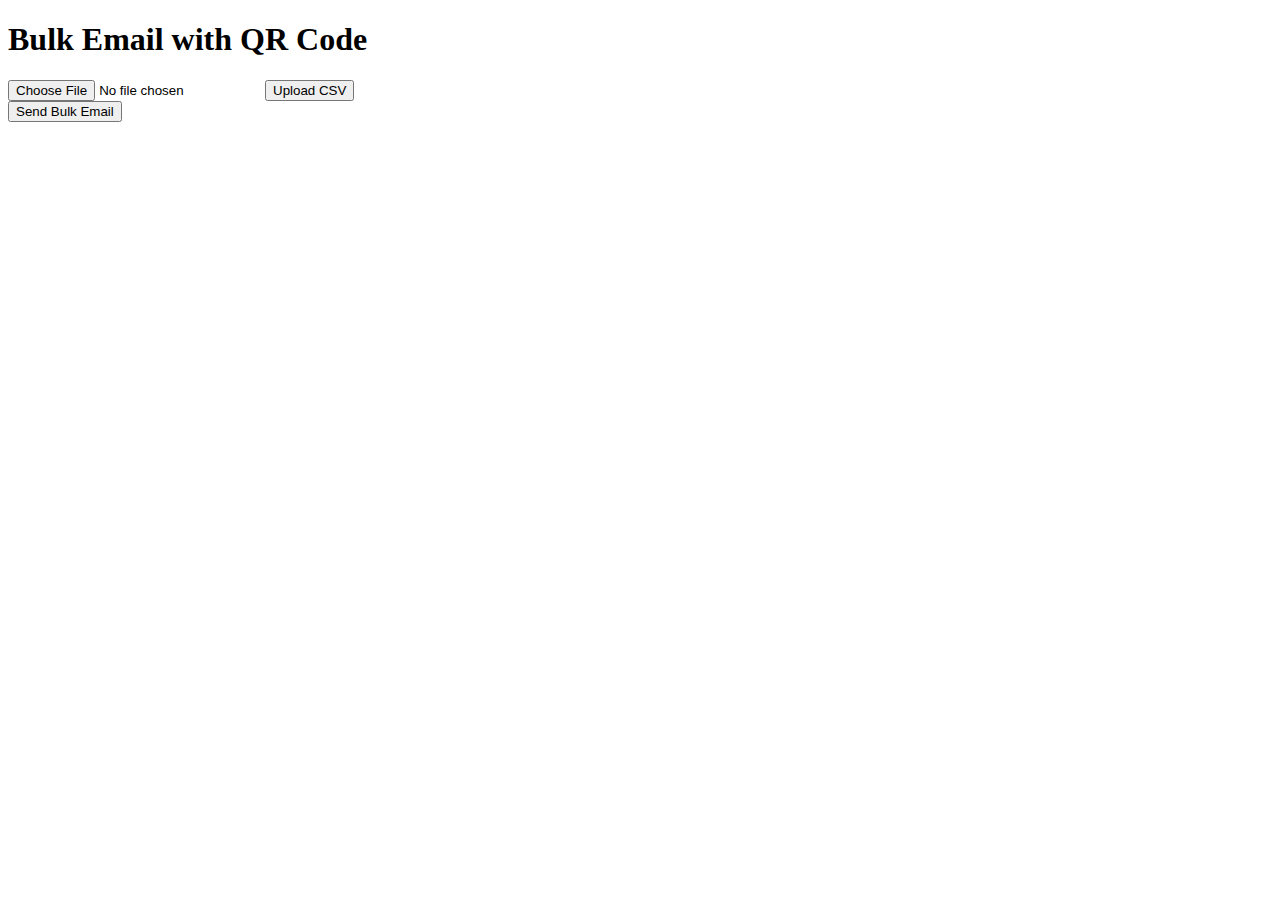
<file: frontend/index.html>
<!DOCTYPE html>
<html>
  <head>
    <title>Bulk Email with QR Code</title>
  </head>
  <body>
    <h1>Bulk Email with QR Code</h1>
    <form id="uploadForm" enctype="multipart/form-data">
      <input type="file" name="csvFile" accept=".csv" />
      <button type="submit">Upload CSV</button>
    </form>

    <button id="sendBulkEmail">Send Bulk Email</button>

    <div id="userList">
      <!-- User data will be displayed here -->
    </div>

    <script>
      const uploadForm = document.getElementById("uploadForm");
      const sendBulkEmailButton = document.getElementById("sendBulkEmail");
      const userList = document.getElementById("userList");

      uploadForm.addEventListener("submit", (event) => {
        event.preventDefault();
        const formData = new FormData(uploadForm);

        fetch("http://localhost:3000/upload-csv", {
          method: "POST",
          body: formData,
        })
          .then((response) => response.json())
          .then((data) => {
            alert(data.message);
          })
          .catch((error) => {
            console.error("Error:", error);
            alert("An error occurred during CSV upload");
          });
      });

      sendBulkEmailButton.addEventListener("click", () => {
        fetch("http://localhost:3000/send-bulk-email", {
          method: "POST",
        })
          .then((response) => response.json())
          .then((data) => {
            alert(data.message);
          })
          .catch((error) => {
            console.error("Error:", error);
            alert("An error occurred while sending bulk emails");
          });
      });

      function fetchUsers() {
        fetch("http://localhost:3000/get-users")
          .then((response) => response.json())
          .then((data) => {
            // Display user data in the userList div
            userList.innerHTML = "<h2>User List</h2>";
            data.forEach((user) => {
              const userElement = document.createElement("div");
              userElement.innerHTML = `<p>Name: ${user.name}</p>
                                      <p>Email: ${user.email}</p>
                                      <img src="${user.qrcode}" alt="QR Code" width="100" height="100" />
                                      <hr>`;
              userList.appendChild(userElement);
            });
          })
          .catch((error) => {
            console.error("Error fetching users:", error);
            alert("An error occurred while fetching users");
          });
      }

      fetchUsers(); // Fetch users on page load
    </script>
  </body>
</html>
</file>
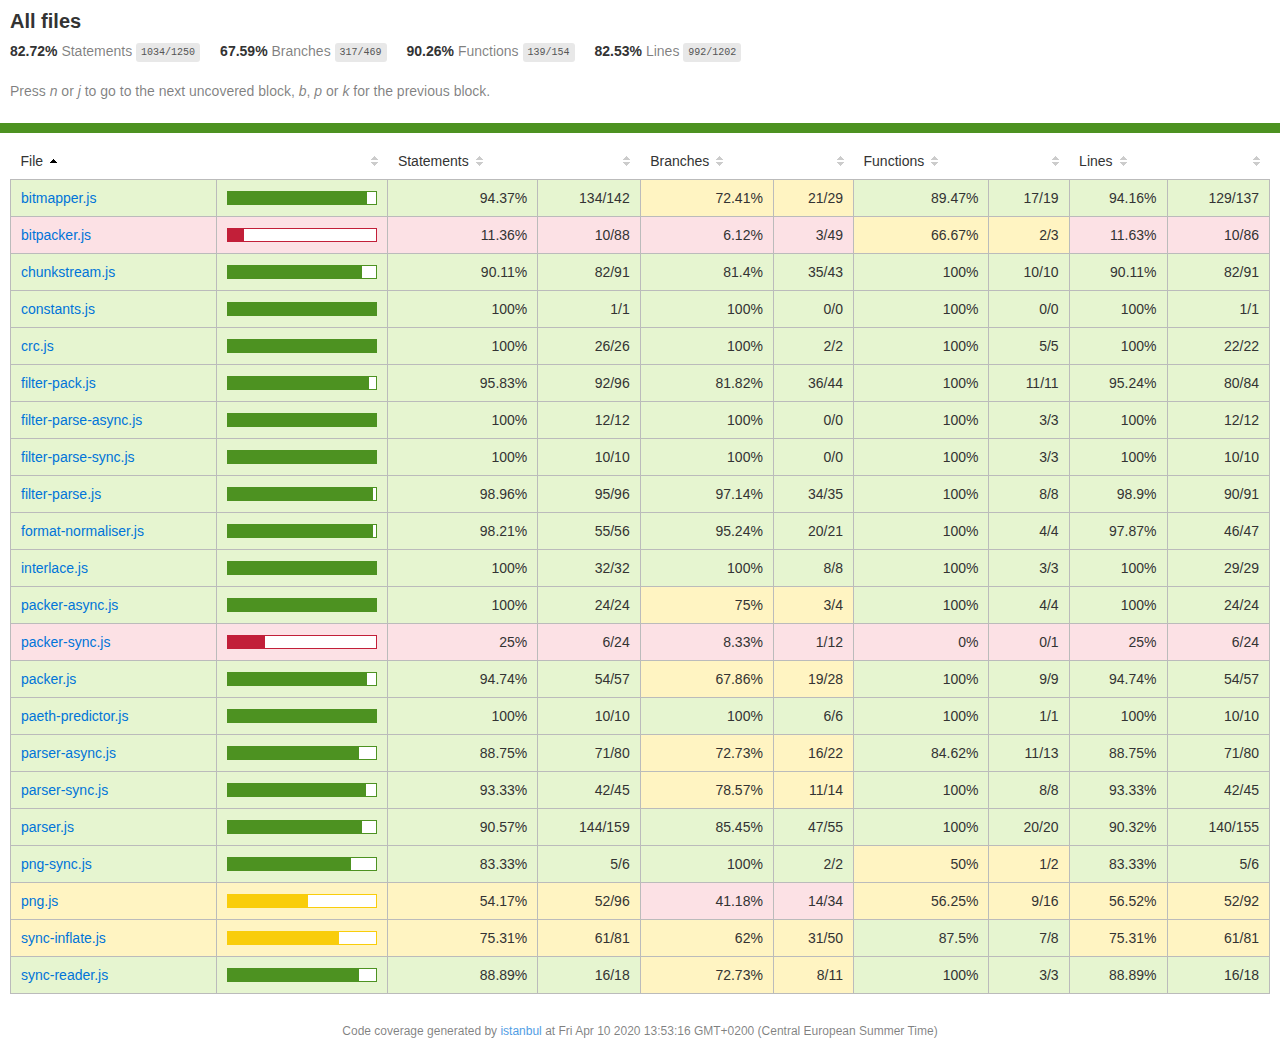
<file: email-sender/node_modules/pngjs/coverage/lcov-report/index.html>
<!doctype html>
<html lang="en">

<head>
    <title>Code coverage report for All files</title>
    <meta charset="utf-8" />
    <link rel="stylesheet" href="prettify.css" />
    <link rel="stylesheet" href="base.css" />
    <link rel="shortcut icon" type="image/x-icon" href="favicon.png" />
    <meta name="viewport" content="width=device-width, initial-scale=1" />
    <style type='text/css'>
        .coverage-summary .sorter {
            background-image: url(sort-arrow-sprite.png);
        }
    </style>
</head>
    
<body>
<div class='wrapper'>
    <div class='pad1'>
        <h1>All files</h1>
        <div class='clearfix'>
            
            <div class='fl pad1y space-right2'>
                <span class="strong">82.72% </span>
                <span class="quiet">Statements</span>
                <span class='fraction'>1034/1250</span>
            </div>
        
            
            <div class='fl pad1y space-right2'>
                <span class="strong">67.59% </span>
                <span class="quiet">Branches</span>
                <span class='fraction'>317/469</span>
            </div>
        
            
            <div class='fl pad1y space-right2'>
                <span class="strong">90.26% </span>
                <span class="quiet">Functions</span>
                <span class='fraction'>139/154</span>
            </div>
        
            
            <div class='fl pad1y space-right2'>
                <span class="strong">82.53% </span>
                <span class="quiet">Lines</span>
                <span class='fraction'>992/1202</span>
            </div>
        
            
        </div>
        <p class="quiet">
            Press <em>n</em> or <em>j</em> to go to the next uncovered block, <em>b</em>, <em>p</em> or <em>k</em> for the previous block.
        </p>
    </div>
    <div class='status-line high'></div>
    <div class="pad1">
<table class="coverage-summary">
<thead>
<tr>
   <th data-col="file" data-fmt="html" data-html="true" class="file">File</th>
   <th data-col="pic" data-type="number" data-fmt="html" data-html="true" class="pic"></th>
   <th data-col="statements" data-type="number" data-fmt="pct" class="pct">Statements</th>
   <th data-col="statements_raw" data-type="number" data-fmt="html" class="abs"></th>
   <th data-col="branches" data-type="number" data-fmt="pct" class="pct">Branches</th>
   <th data-col="branches_raw" data-type="number" data-fmt="html" class="abs"></th>
   <th data-col="functions" data-type="number" data-fmt="pct" class="pct">Functions</th>
   <th data-col="functions_raw" data-type="number" data-fmt="html" class="abs"></th>
   <th data-col="lines" data-type="number" data-fmt="pct" class="pct">Lines</th>
   <th data-col="lines_raw" data-type="number" data-fmt="html" class="abs"></th>
</tr>
</thead>
<tbody><tr>
	<td class="file high" data-value="bitmapper.js"><a href="bitmapper.js.html">bitmapper.js</a></td>
	<td data-value="94.37" class="pic high">
	<div class="chart"><div class="cover-fill" style="width: 94%"></div><div class="cover-empty" style="width: 6%"></div></div>
	</td>
	<td data-value="94.37" class="pct high">94.37%</td>
	<td data-value="142" class="abs high">134/142</td>
	<td data-value="72.41" class="pct medium">72.41%</td>
	<td data-value="29" class="abs medium">21/29</td>
	<td data-value="89.47" class="pct high">89.47%</td>
	<td data-value="19" class="abs high">17/19</td>
	<td data-value="94.16" class="pct high">94.16%</td>
	<td data-value="137" class="abs high">129/137</td>
	</tr>

<tr>
	<td class="file low" data-value="bitpacker.js"><a href="bitpacker.js.html">bitpacker.js</a></td>
	<td data-value="11.36" class="pic low">
	<div class="chart"><div class="cover-fill" style="width: 11%"></div><div class="cover-empty" style="width: 89%"></div></div>
	</td>
	<td data-value="11.36" class="pct low">11.36%</td>
	<td data-value="88" class="abs low">10/88</td>
	<td data-value="6.12" class="pct low">6.12%</td>
	<td data-value="49" class="abs low">3/49</td>
	<td data-value="66.67" class="pct medium">66.67%</td>
	<td data-value="3" class="abs medium">2/3</td>
	<td data-value="11.63" class="pct low">11.63%</td>
	<td data-value="86" class="abs low">10/86</td>
	</tr>

<tr>
	<td class="file high" data-value="chunkstream.js"><a href="chunkstream.js.html">chunkstream.js</a></td>
	<td data-value="90.11" class="pic high">
	<div class="chart"><div class="cover-fill" style="width: 90%"></div><div class="cover-empty" style="width: 10%"></div></div>
	</td>
	<td data-value="90.11" class="pct high">90.11%</td>
	<td data-value="91" class="abs high">82/91</td>
	<td data-value="81.4" class="pct high">81.4%</td>
	<td data-value="43" class="abs high">35/43</td>
	<td data-value="100" class="pct high">100%</td>
	<td data-value="10" class="abs high">10/10</td>
	<td data-value="90.11" class="pct high">90.11%</td>
	<td data-value="91" class="abs high">82/91</td>
	</tr>

<tr>
	<td class="file high" data-value="constants.js"><a href="constants.js.html">constants.js</a></td>
	<td data-value="100" class="pic high">
	<div class="chart"><div class="cover-fill cover-full" style="width: 100%"></div><div class="cover-empty" style="width: 0%"></div></div>
	</td>
	<td data-value="100" class="pct high">100%</td>
	<td data-value="1" class="abs high">1/1</td>
	<td data-value="100" class="pct high">100%</td>
	<td data-value="0" class="abs high">0/0</td>
	<td data-value="100" class="pct high">100%</td>
	<td data-value="0" class="abs high">0/0</td>
	<td data-value="100" class="pct high">100%</td>
	<td data-value="1" class="abs high">1/1</td>
	</tr>

<tr>
	<td class="file high" data-value="crc.js"><a href="crc.js.html">crc.js</a></td>
	<td data-value="100" class="pic high">
	<div class="chart"><div class="cover-fill cover-full" style="width: 100%"></div><div class="cover-empty" style="width: 0%"></div></div>
	</td>
	<td data-value="100" class="pct high">100%</td>
	<td data-value="26" class="abs high">26/26</td>
	<td data-value="100" class="pct high">100%</td>
	<td data-value="2" class="abs high">2/2</td>
	<td data-value="100" class="pct high">100%</td>
	<td data-value="5" class="abs high">5/5</td>
	<td data-value="100" class="pct high">100%</td>
	<td data-value="22" class="abs high">22/22</td>
	</tr>

<tr>
	<td class="file high" data-value="filter-pack.js"><a href="filter-pack.js.html">filter-pack.js</a></td>
	<td data-value="95.83" class="pic high">
	<div class="chart"><div class="cover-fill" style="width: 95%"></div><div class="cover-empty" style="width: 5%"></div></div>
	</td>
	<td data-value="95.83" class="pct high">95.83%</td>
	<td data-value="96" class="abs high">92/96</td>
	<td data-value="81.82" class="pct high">81.82%</td>
	<td data-value="44" class="abs high">36/44</td>
	<td data-value="100" class="pct high">100%</td>
	<td data-value="11" class="abs high">11/11</td>
	<td data-value="95.24" class="pct high">95.24%</td>
	<td data-value="84" class="abs high">80/84</td>
	</tr>

<tr>
	<td class="file high" data-value="filter-parse-async.js"><a href="filter-parse-async.js.html">filter-parse-async.js</a></td>
	<td data-value="100" class="pic high">
	<div class="chart"><div class="cover-fill cover-full" style="width: 100%"></div><div class="cover-empty" style="width: 0%"></div></div>
	</td>
	<td data-value="100" class="pct high">100%</td>
	<td data-value="12" class="abs high">12/12</td>
	<td data-value="100" class="pct high">100%</td>
	<td data-value="0" class="abs high">0/0</td>
	<td data-value="100" class="pct high">100%</td>
	<td data-value="3" class="abs high">3/3</td>
	<td data-value="100" class="pct high">100%</td>
	<td data-value="12" class="abs high">12/12</td>
	</tr>

<tr>
	<td class="file high" data-value="filter-parse-sync.js"><a href="filter-parse-sync.js.html">filter-parse-sync.js</a></td>
	<td data-value="100" class="pic high">
	<div class="chart"><div class="cover-fill cover-full" style="width: 100%"></div><div class="cover-empty" style="width: 0%"></div></div>
	</td>
	<td data-value="100" class="pct high">100%</td>
	<td data-value="10" class="abs high">10/10</td>
	<td data-value="100" class="pct high">100%</td>
	<td data-value="0" class="abs high">0/0</td>
	<td data-value="100" class="pct high">100%</td>
	<td data-value="3" class="abs high">3/3</td>
	<td data-value="100" class="pct high">100%</td>
	<td data-value="10" class="abs high">10/10</td>
	</tr>

<tr>
	<td class="file high" data-value="filter-parse.js"><a href="filter-parse.js.html">filter-parse.js</a></td>
	<td data-value="98.96" class="pic high">
	<div class="chart"><div class="cover-fill" style="width: 98%"></div><div class="cover-empty" style="width: 2%"></div></div>
	</td>
	<td data-value="98.96" class="pct high">98.96%</td>
	<td data-value="96" class="abs high">95/96</td>
	<td data-value="97.14" class="pct high">97.14%</td>
	<td data-value="35" class="abs high">34/35</td>
	<td data-value="100" class="pct high">100%</td>
	<td data-value="8" class="abs high">8/8</td>
	<td data-value="98.9" class="pct high">98.9%</td>
	<td data-value="91" class="abs high">90/91</td>
	</tr>

<tr>
	<td class="file high" data-value="format-normaliser.js"><a href="format-normaliser.js.html">format-normaliser.js</a></td>
	<td data-value="98.21" class="pic high">
	<div class="chart"><div class="cover-fill" style="width: 98%"></div><div class="cover-empty" style="width: 2%"></div></div>
	</td>
	<td data-value="98.21" class="pct high">98.21%</td>
	<td data-value="56" class="abs high">55/56</td>
	<td data-value="95.24" class="pct high">95.24%</td>
	<td data-value="21" class="abs high">20/21</td>
	<td data-value="100" class="pct high">100%</td>
	<td data-value="4" class="abs high">4/4</td>
	<td data-value="97.87" class="pct high">97.87%</td>
	<td data-value="47" class="abs high">46/47</td>
	</tr>

<tr>
	<td class="file high" data-value="interlace.js"><a href="interlace.js.html">interlace.js</a></td>
	<td data-value="100" class="pic high">
	<div class="chart"><div class="cover-fill cover-full" style="width: 100%"></div><div class="cover-empty" style="width: 0%"></div></div>
	</td>
	<td data-value="100" class="pct high">100%</td>
	<td data-value="32" class="abs high">32/32</td>
	<td data-value="100" class="pct high">100%</td>
	<td data-value="8" class="abs high">8/8</td>
	<td data-value="100" class="pct high">100%</td>
	<td data-value="3" class="abs high">3/3</td>
	<td data-value="100" class="pct high">100%</td>
	<td data-value="29" class="abs high">29/29</td>
	</tr>

<tr>
	<td class="file high" data-value="packer-async.js"><a href="packer-async.js.html">packer-async.js</a></td>
	<td data-value="100" class="pic high">
	<div class="chart"><div class="cover-fill cover-full" style="width: 100%"></div><div class="cover-empty" style="width: 0%"></div></div>
	</td>
	<td data-value="100" class="pct high">100%</td>
	<td data-value="24" class="abs high">24/24</td>
	<td data-value="75" class="pct medium">75%</td>
	<td data-value="4" class="abs medium">3/4</td>
	<td data-value="100" class="pct high">100%</td>
	<td data-value="4" class="abs high">4/4</td>
	<td data-value="100" class="pct high">100%</td>
	<td data-value="24" class="abs high">24/24</td>
	</tr>

<tr>
	<td class="file low" data-value="packer-sync.js"><a href="packer-sync.js.html">packer-sync.js</a></td>
	<td data-value="25" class="pic low">
	<div class="chart"><div class="cover-fill" style="width: 25%"></div><div class="cover-empty" style="width: 75%"></div></div>
	</td>
	<td data-value="25" class="pct low">25%</td>
	<td data-value="24" class="abs low">6/24</td>
	<td data-value="8.33" class="pct low">8.33%</td>
	<td data-value="12" class="abs low">1/12</td>
	<td data-value="0" class="pct low">0%</td>
	<td data-value="1" class="abs low">0/1</td>
	<td data-value="25" class="pct low">25%</td>
	<td data-value="24" class="abs low">6/24</td>
	</tr>

<tr>
	<td class="file high" data-value="packer.js"><a href="packer.js.html">packer.js</a></td>
	<td data-value="94.74" class="pic high">
	<div class="chart"><div class="cover-fill" style="width: 94%"></div><div class="cover-empty" style="width: 6%"></div></div>
	</td>
	<td data-value="94.74" class="pct high">94.74%</td>
	<td data-value="57" class="abs high">54/57</td>
	<td data-value="67.86" class="pct medium">67.86%</td>
	<td data-value="28" class="abs medium">19/28</td>
	<td data-value="100" class="pct high">100%</td>
	<td data-value="9" class="abs high">9/9</td>
	<td data-value="94.74" class="pct high">94.74%</td>
	<td data-value="57" class="abs high">54/57</td>
	</tr>

<tr>
	<td class="file high" data-value="paeth-predictor.js"><a href="paeth-predictor.js.html">paeth-predictor.js</a></td>
	<td data-value="100" class="pic high">
	<div class="chart"><div class="cover-fill cover-full" style="width: 100%"></div><div class="cover-empty" style="width: 0%"></div></div>
	</td>
	<td data-value="100" class="pct high">100%</td>
	<td data-value="10" class="abs high">10/10</td>
	<td data-value="100" class="pct high">100%</td>
	<td data-value="6" class="abs high">6/6</td>
	<td data-value="100" class="pct high">100%</td>
	<td data-value="1" class="abs high">1/1</td>
	<td data-value="100" class="pct high">100%</td>
	<td data-value="10" class="abs high">10/10</td>
	</tr>

<tr>
	<td class="file high" data-value="parser-async.js"><a href="parser-async.js.html">parser-async.js</a></td>
	<td data-value="88.75" class="pic high">
	<div class="chart"><div class="cover-fill" style="width: 88%"></div><div class="cover-empty" style="width: 12%"></div></div>
	</td>
	<td data-value="88.75" class="pct high">88.75%</td>
	<td data-value="80" class="abs high">71/80</td>
	<td data-value="72.73" class="pct medium">72.73%</td>
	<td data-value="22" class="abs medium">16/22</td>
	<td data-value="84.62" class="pct high">84.62%</td>
	<td data-value="13" class="abs high">11/13</td>
	<td data-value="88.75" class="pct high">88.75%</td>
	<td data-value="80" class="abs high">71/80</td>
	</tr>

<tr>
	<td class="file high" data-value="parser-sync.js"><a href="parser-sync.js.html">parser-sync.js</a></td>
	<td data-value="93.33" class="pic high">
	<div class="chart"><div class="cover-fill" style="width: 93%"></div><div class="cover-empty" style="width: 7%"></div></div>
	</td>
	<td data-value="93.33" class="pct high">93.33%</td>
	<td data-value="45" class="abs high">42/45</td>
	<td data-value="78.57" class="pct medium">78.57%</td>
	<td data-value="14" class="abs medium">11/14</td>
	<td data-value="100" class="pct high">100%</td>
	<td data-value="8" class="abs high">8/8</td>
	<td data-value="93.33" class="pct high">93.33%</td>
	<td data-value="45" class="abs high">42/45</td>
	</tr>

<tr>
	<td class="file high" data-value="parser.js"><a href="parser.js.html">parser.js</a></td>
	<td data-value="90.57" class="pic high">
	<div class="chart"><div class="cover-fill" style="width: 90%"></div><div class="cover-empty" style="width: 10%"></div></div>
	</td>
	<td data-value="90.57" class="pct high">90.57%</td>
	<td data-value="159" class="abs high">144/159</td>
	<td data-value="85.45" class="pct high">85.45%</td>
	<td data-value="55" class="abs high">47/55</td>
	<td data-value="100" class="pct high">100%</td>
	<td data-value="20" class="abs high">20/20</td>
	<td data-value="90.32" class="pct high">90.32%</td>
	<td data-value="155" class="abs high">140/155</td>
	</tr>

<tr>
	<td class="file high" data-value="png-sync.js"><a href="png-sync.js.html">png-sync.js</a></td>
	<td data-value="83.33" class="pic high">
	<div class="chart"><div class="cover-fill" style="width: 83%"></div><div class="cover-empty" style="width: 17%"></div></div>
	</td>
	<td data-value="83.33" class="pct high">83.33%</td>
	<td data-value="6" class="abs high">5/6</td>
	<td data-value="100" class="pct high">100%</td>
	<td data-value="2" class="abs high">2/2</td>
	<td data-value="50" class="pct medium">50%</td>
	<td data-value="2" class="abs medium">1/2</td>
	<td data-value="83.33" class="pct high">83.33%</td>
	<td data-value="6" class="abs high">5/6</td>
	</tr>

<tr>
	<td class="file medium" data-value="png.js"><a href="png.js.html">png.js</a></td>
	<td data-value="54.17" class="pic medium">
	<div class="chart"><div class="cover-fill" style="width: 54%"></div><div class="cover-empty" style="width: 46%"></div></div>
	</td>
	<td data-value="54.17" class="pct medium">54.17%</td>
	<td data-value="96" class="abs medium">52/96</td>
	<td data-value="41.18" class="pct low">41.18%</td>
	<td data-value="34" class="abs low">14/34</td>
	<td data-value="56.25" class="pct medium">56.25%</td>
	<td data-value="16" class="abs medium">9/16</td>
	<td data-value="56.52" class="pct medium">56.52%</td>
	<td data-value="92" class="abs medium">52/92</td>
	</tr>

<tr>
	<td class="file medium" data-value="sync-inflate.js"><a href="sync-inflate.js.html">sync-inflate.js</a></td>
	<td data-value="75.31" class="pic medium">
	<div class="chart"><div class="cover-fill" style="width: 75%"></div><div class="cover-empty" style="width: 25%"></div></div>
	</td>
	<td data-value="75.31" class="pct medium">75.31%</td>
	<td data-value="81" class="abs medium">61/81</td>
	<td data-value="62" class="pct medium">62%</td>
	<td data-value="50" class="abs medium">31/50</td>
	<td data-value="87.5" class="pct high">87.5%</td>
	<td data-value="8" class="abs high">7/8</td>
	<td data-value="75.31" class="pct medium">75.31%</td>
	<td data-value="81" class="abs medium">61/81</td>
	</tr>

<tr>
	<td class="file high" data-value="sync-reader.js"><a href="sync-reader.js.html">sync-reader.js</a></td>
	<td data-value="88.89" class="pic high">
	<div class="chart"><div class="cover-fill" style="width: 88%"></div><div class="cover-empty" style="width: 12%"></div></div>
	</td>
	<td data-value="88.89" class="pct high">88.89%</td>
	<td data-value="18" class="abs high">16/18</td>
	<td data-value="72.73" class="pct medium">72.73%</td>
	<td data-value="11" class="abs medium">8/11</td>
	<td data-value="100" class="pct high">100%</td>
	<td data-value="3" class="abs high">3/3</td>
	<td data-value="88.89" class="pct high">88.89%</td>
	<td data-value="18" class="abs high">16/18</td>
	</tr>

</tbody>
</table>
</div>
                <div class='push'></div><!-- for sticky footer -->
            </div><!-- /wrapper -->
            <div class='footer quiet pad2 space-top1 center small'>
                Code coverage generated by
                <a href="https://istanbul.js.org/" target="_blank">istanbul</a>
                at Fri Apr 10 2020 13:53:16 GMT+0200 (Central European Summer Time)
            </div>
        </div>
        <script src="prettify.js"></script>
        <script>
            window.onload = function () {
                prettyPrint();
            };
        </script>
        <script src="sorter.js"></script>
        <script src="block-navigation.js"></script>
    </body>
</html>
</file>
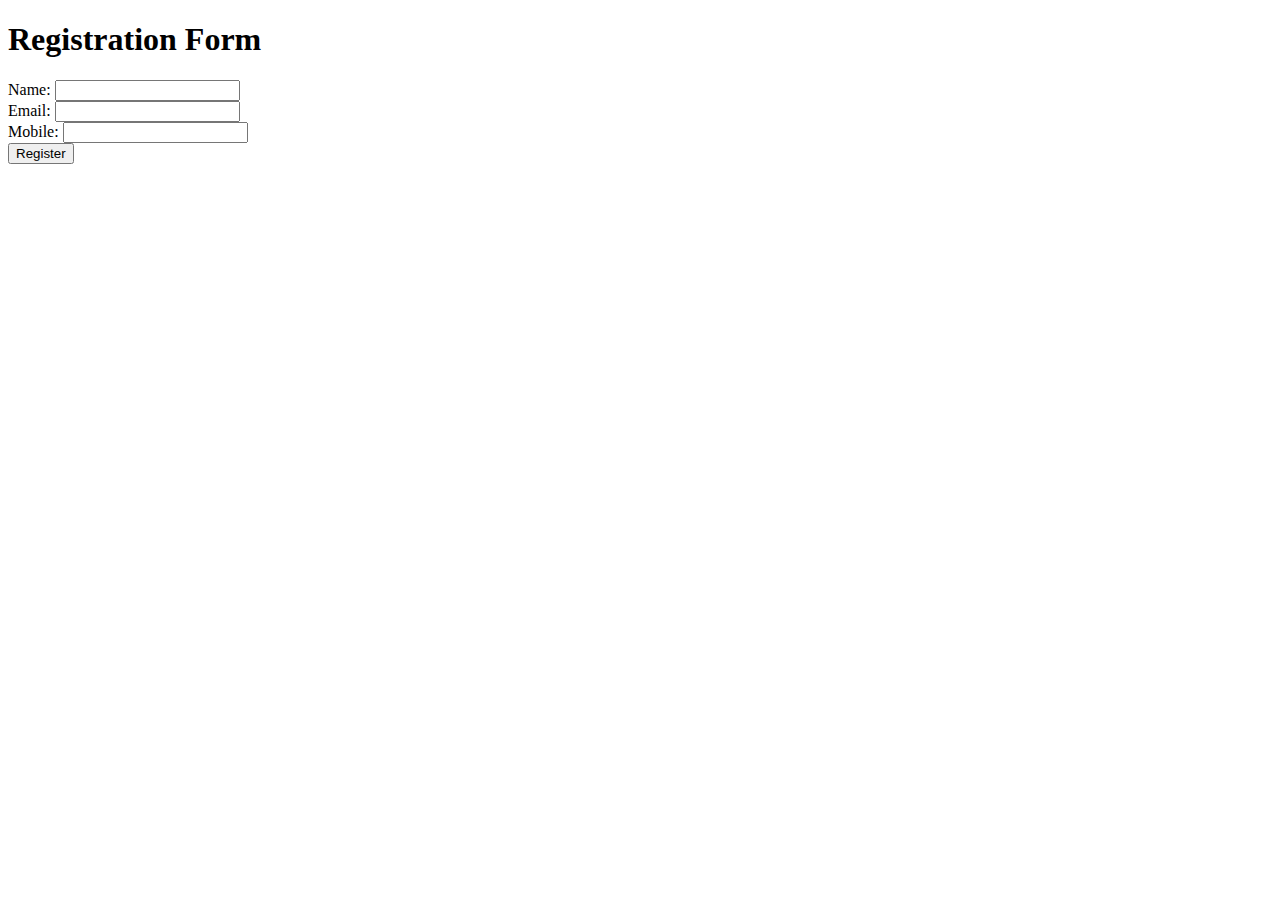
<file: email-sender/email.html>
<!DOCTYPE html>
<html lang="en">

<head>
    <meta charset="UTF-8">
    <meta name="viewport" content="width=device-width, initial-scale=1.0">
    <title>Registration Form</title>
</head>

<body>

    <h1>Registration Form</h1>

    <form id="registrationForm">
        <label for="name">Name:</label>
        <input type="text" id="name" name="name" required><br>

        <label for="email">Email:</label>
        <input type="email" id="email" name="email" required><br>

        <label for="mobile">Mobile:</label>
        <input type="text" id="mobile" name="mobile" required><br>

        <button type="submit">Register</button>
    </form>

    <script>
        document.getElementById('registrationForm').addEventListener('submit', function (event) {
            event.preventDefault();

            const formData = new FormData(this);
            const jsonData = {};

            formData.forEach((value, key) => {
                jsonData[key] = value;
            });

            fetch('http://localhost:3000/register', {
                method: 'POST',
                headers: {
                    'Accept': 'application/json',
                    'Content-Type': 'application/json',
                },
                body: JSON.stringify(jsonData),
            })
                .then(response => response.json())
                .then(data => {
                    console.log(data);
                    alert(data.message); // Show a success message or handle the response as needed
                })
                .catch(error => {
                    console.error('Error during registration:', error);
                    alert('Error during registration. Please try again.');
                });
        });
    </script>

</body>

</html>
</file>
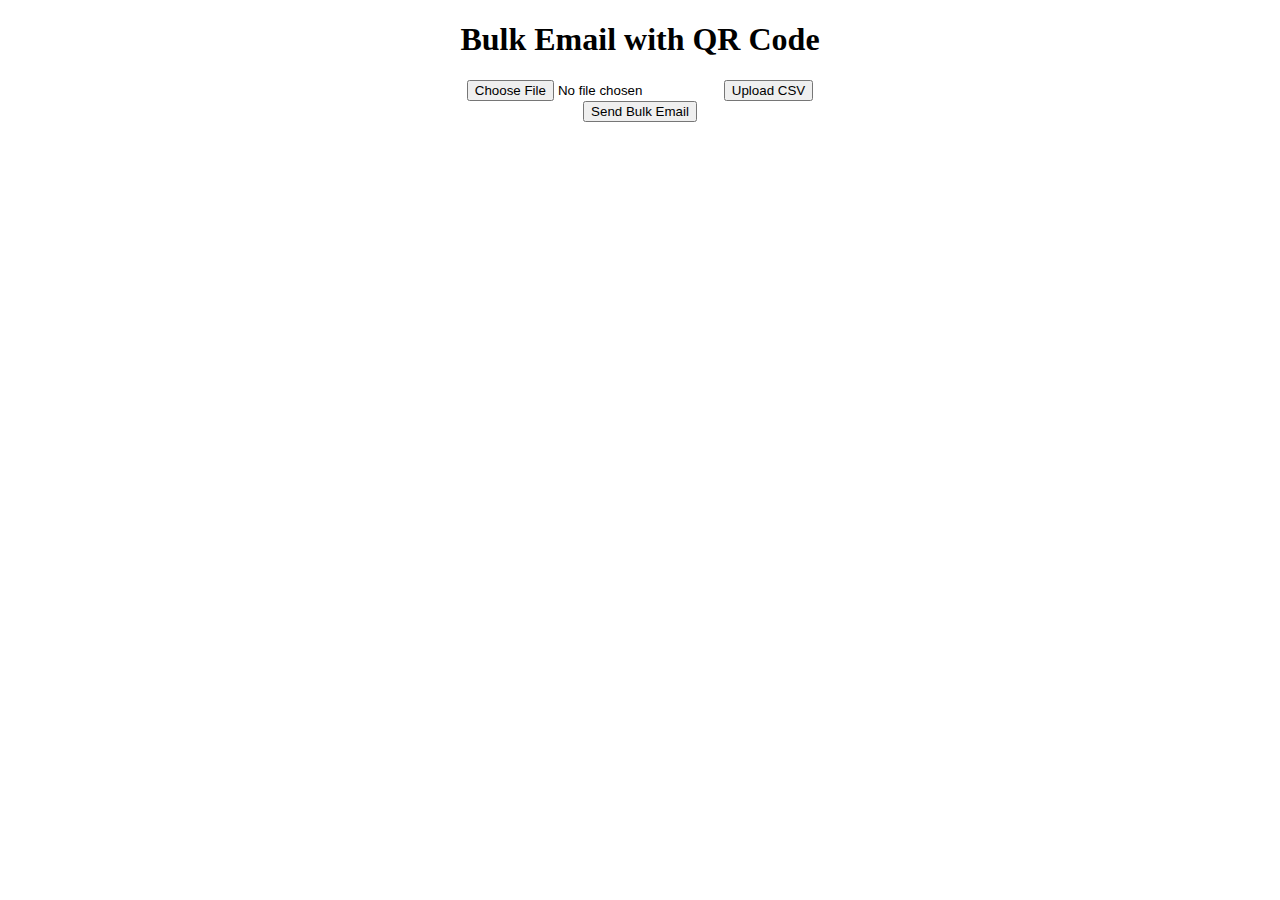
<file: frontend/table.html>
<!DOCTYPE html>
<html>
  <head>
    <title>Bulk Email with QR Code</title>
  </head>
  <style>
    table {
      border: 1px solid black;
      text-align: center;
    }
    td {
      border: 1px solid black;
      text-align: center;
      padding: 5px;
    }
    th {
      border: 1px solid black;
      text-align: center;
      padding: 5px;
    }
  </style>
  <body>
    <center>
      <h1>Bulk Email with QR Code</h1>
      <form id="uploadForm" enctype="multipart/form-data">
        <input type="file" name="csvFile" accept=".csv" />
        <button type="submit">Upload CSV</button>
      </form>

      <button id="sendBulkEmail">Send Bulk Email</button>

      <div id="userList">
        <!-- User data will be displayed here -->
      </div>
    </center>
  </body>
  <script>
    const uploadForm = document.getElementById("uploadForm");
    const sendBulkEmailButton = document.getElementById("sendBulkEmail");
    const userList = document.getElementById("userList");

    uploadForm.addEventListener("submit", (event) => {
      event.preventDefault();
      const formData = new FormData(uploadForm);

      fetch("http://localhost:3000/upload-csv", {
        method: "POST",
        body: formData,
      })
        .then((response) => response.json())
        .then((data) => {
          alert(data.message);
          fetchUsers(); // Refresh user list after CSV upload
        })
        .catch((error) => {
          console.error("Error:", error);
          alert("An error occurred during CSV upload");
        });
    });

    sendBulkEmailButton.addEventListener("click", () => {
      fetch("http://localhost:3000/send-bulk-email", {
        method: "POST",
      })
        .then((response) => response.json())
        .then((data) => {
          alert(data.message);
        })
        .catch((error) => {
          console.error("Error:", error);
          alert("An error occurred while sending bulk emails");
        });
    });

    function fetchUsers() {
      fetch("http://localhost:3000/get-users")
        .then((response) => response.json())
        .then((data) => {
          // Display user data in the userList div as a table
          userList.innerHTML = "<h2>User List</h2>";
          const table = document.createElement("table");
          table.innerHTML = `
          <tr>
            <th>Name</th>
            <th>Email</th>
            <th>QR Code</th>
          </tr>
        `;
          data.forEach((user) => {
            const row = document.createElement("tr");
            row.innerHTML = `
            <td>${user.name}</td>
            <td>${user.email}</td>
            <td><img src="${user.qrcode}" alt="${user.qrcode}" width="100" height="100" /></td>
          `;
            table.appendChild(row);
          });
          userList.appendChild(table);
        })
        .catch((error) => {
          console.error("Error fetching users:", error);
          alert("An error occurred while fetching users");
        });
    }

    fetchUsers(); // Fetch users on page load
  </script>
</html>
</file>
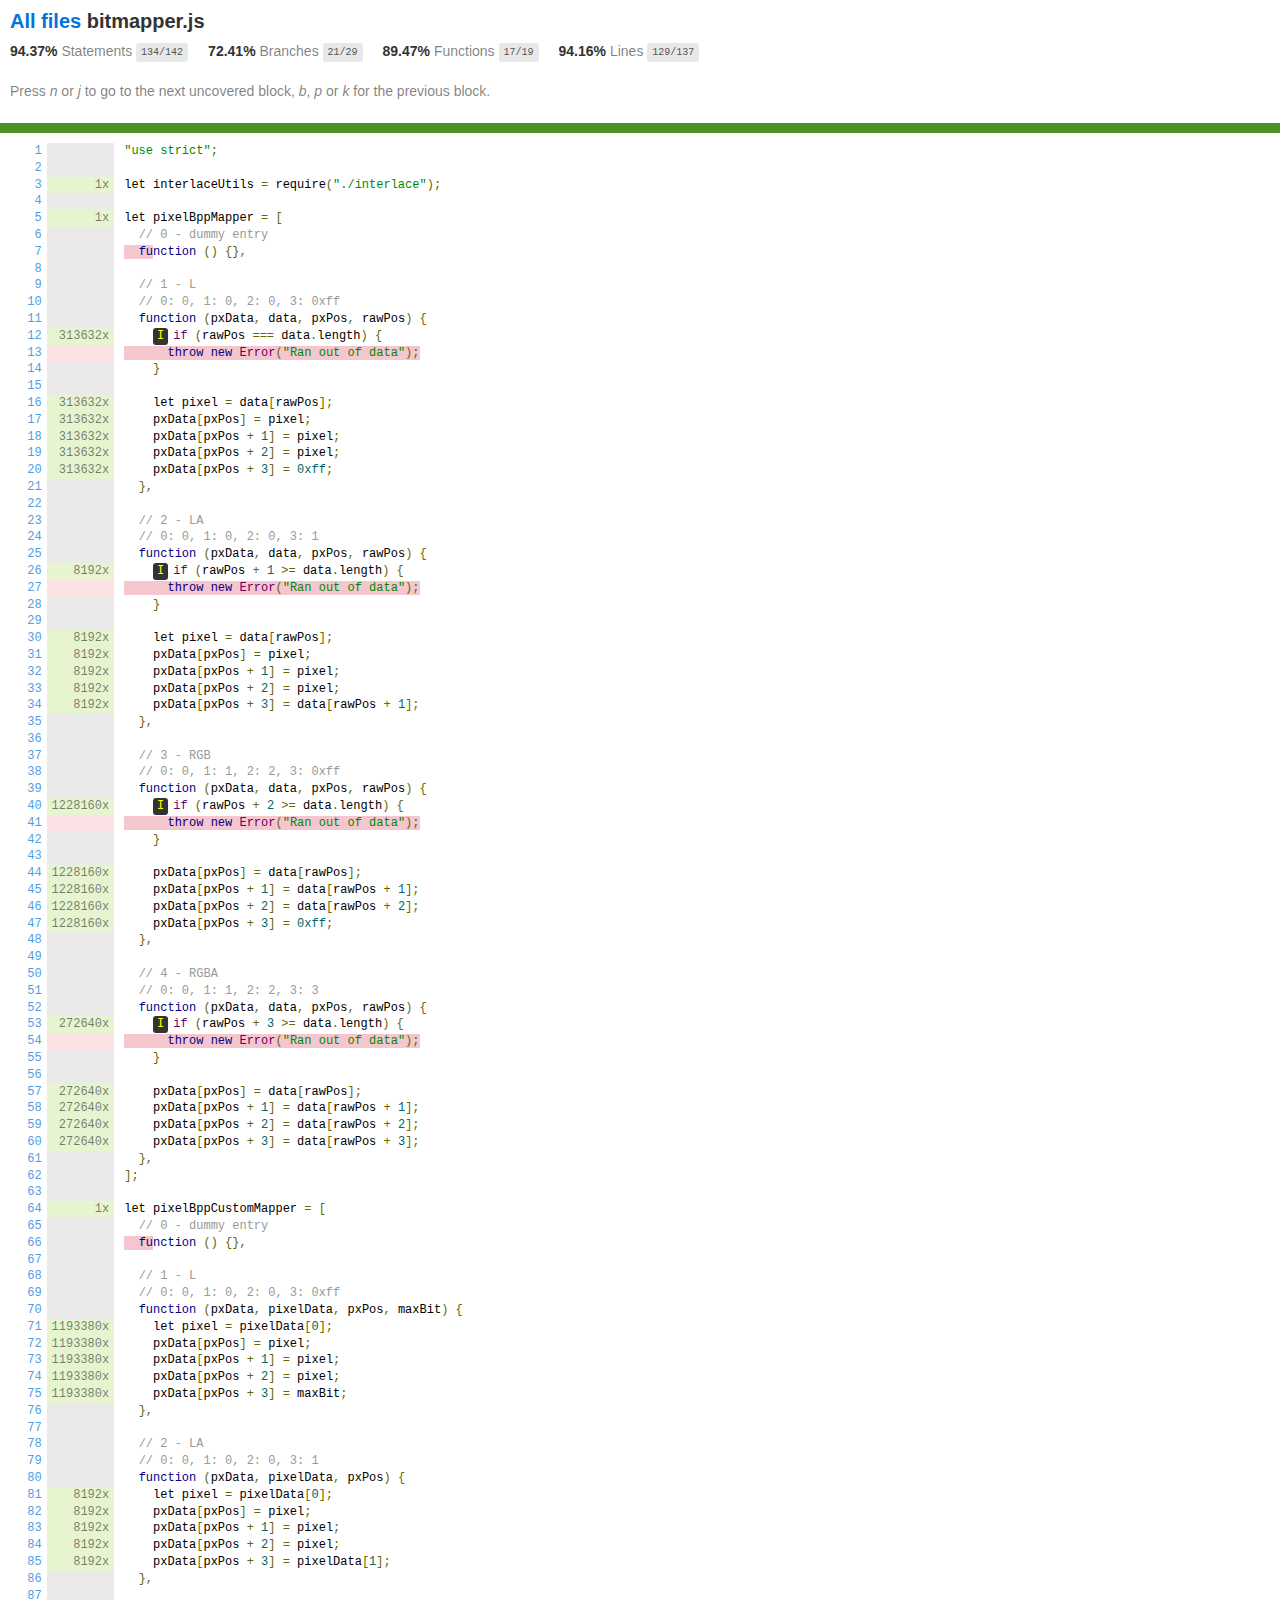
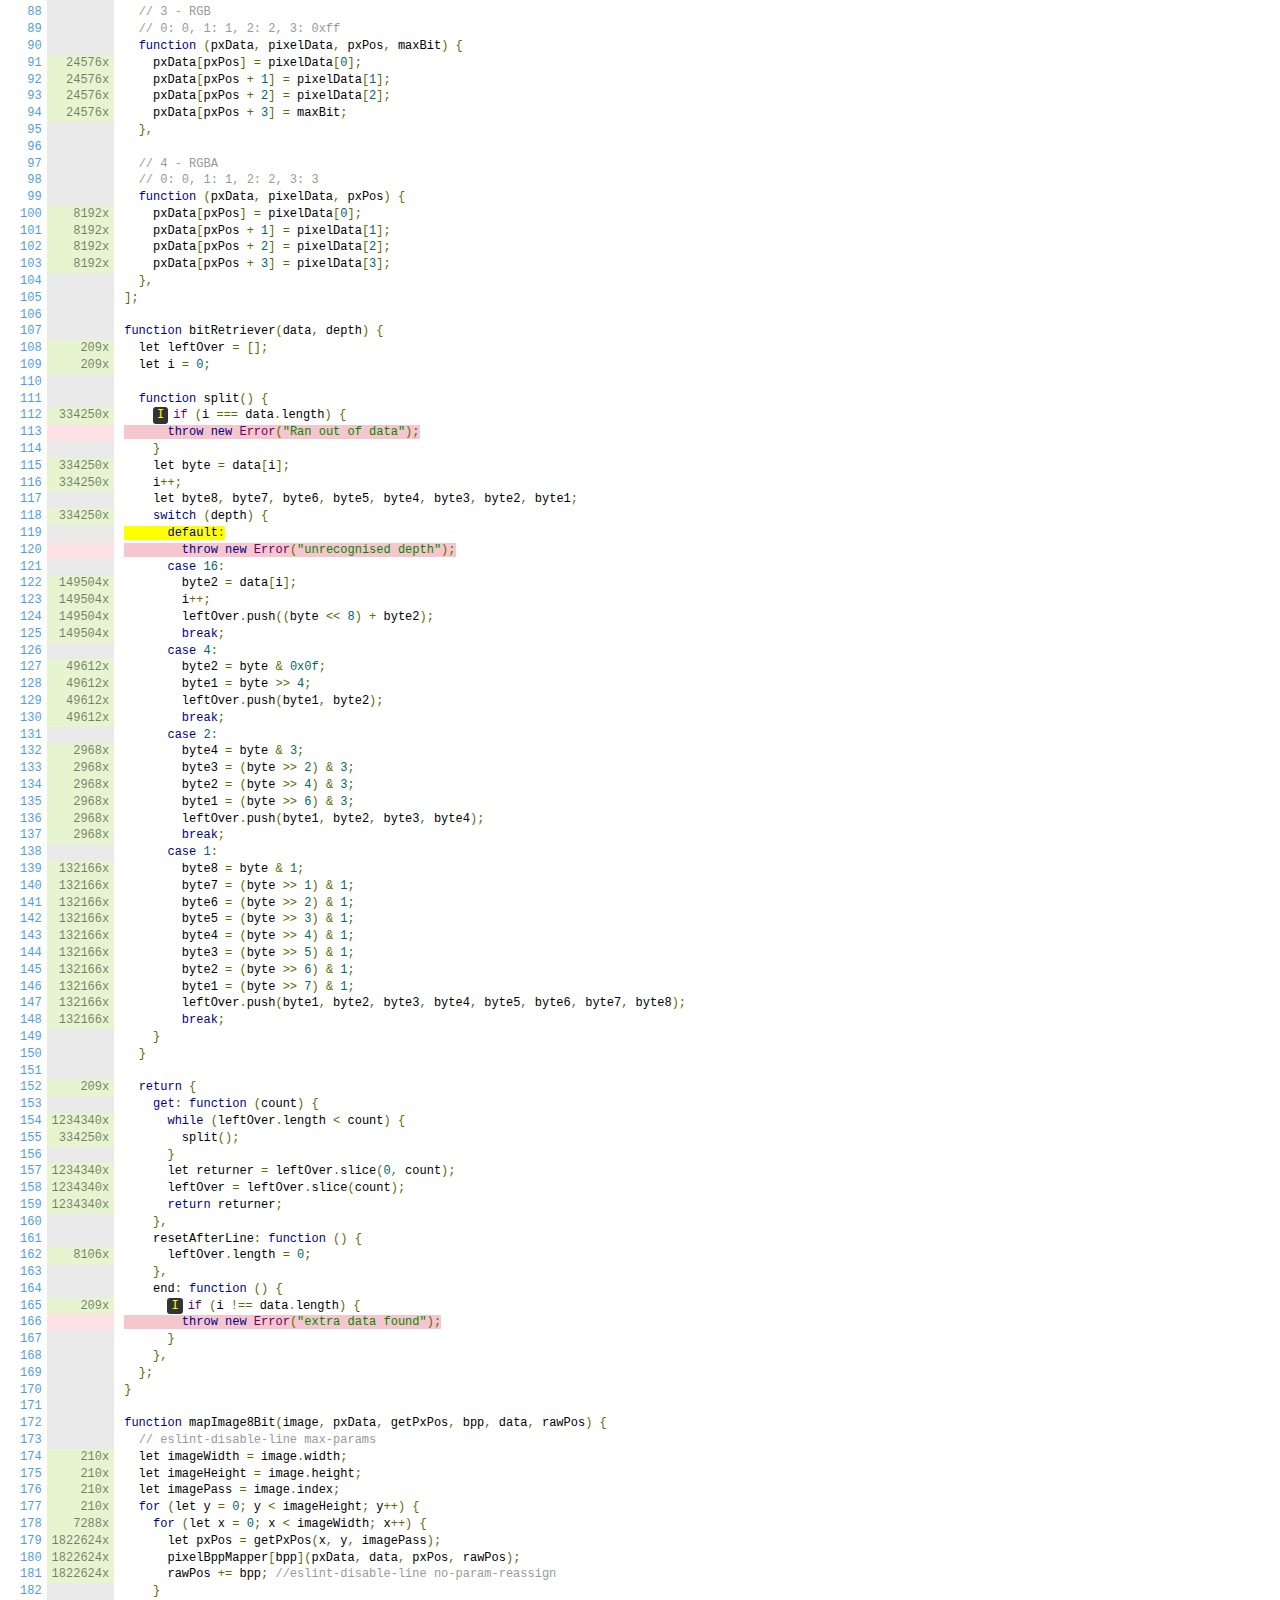
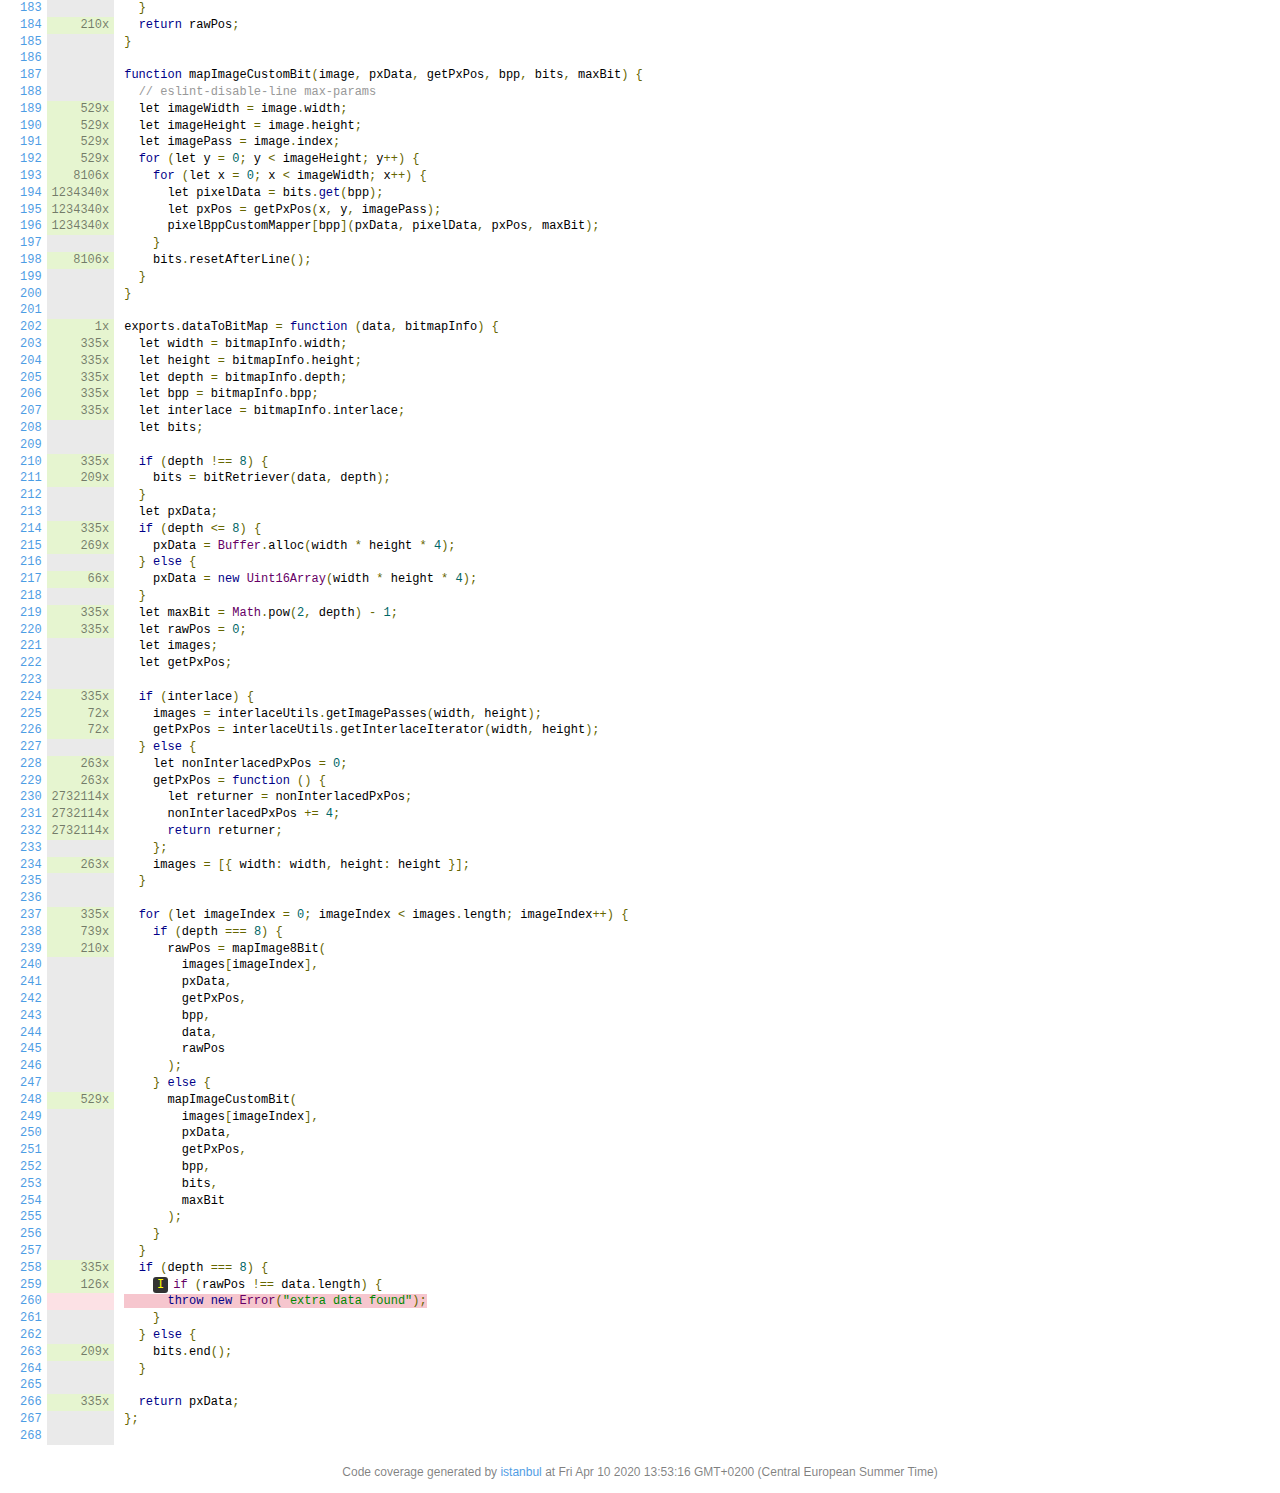
<file: email-sender/node_modules/pngjs/coverage/lcov-report/bitmapper.js.html>
<!doctype html>
<html lang="en">

<head>
    <title>Code coverage report for bitmapper.js</title>
    <meta charset="utf-8" />
    <link rel="stylesheet" href="prettify.css" />
    <link rel="stylesheet" href="base.css" />
    <link rel="shortcut icon" type="image/x-icon" href="favicon.png" />
    <meta name="viewport" content="width=device-width, initial-scale=1" />
    <style type='text/css'>
        .coverage-summary .sorter {
            background-image: url(sort-arrow-sprite.png);
        }
    </style>
</head>
    
<body>
<div class='wrapper'>
    <div class='pad1'>
        <h1><a href="index.html">All files</a> bitmapper.js</h1>
        <div class='clearfix'>
            
            <div class='fl pad1y space-right2'>
                <span class="strong">94.37% </span>
                <span class="quiet">Statements</span>
                <span class='fraction'>134/142</span>
            </div>
        
            
            <div class='fl pad1y space-right2'>
                <span class="strong">72.41% </span>
                <span class="quiet">Branches</span>
                <span class='fraction'>21/29</span>
            </div>
        
            
            <div class='fl pad1y space-right2'>
                <span class="strong">89.47% </span>
                <span class="quiet">Functions</span>
                <span class='fraction'>17/19</span>
            </div>
        
            
            <div class='fl pad1y space-right2'>
                <span class="strong">94.16% </span>
                <span class="quiet">Lines</span>
                <span class='fraction'>129/137</span>
            </div>
        
            
        </div>
        <p class="quiet">
            Press <em>n</em> or <em>j</em> to go to the next uncovered block, <em>b</em>, <em>p</em> or <em>k</em> for the previous block.
        </p>
    </div>
    <div class='status-line high'></div>
    <pre><table class="coverage">
<tr><td class="line-count quiet"><a name='L1'></a><a href='#L1'>1</a>
<a name='L2'></a><a href='#L2'>2</a>
<a name='L3'></a><a href='#L3'>3</a>
<a name='L4'></a><a href='#L4'>4</a>
<a name='L5'></a><a href='#L5'>5</a>
<a name='L6'></a><a href='#L6'>6</a>
<a name='L7'></a><a href='#L7'>7</a>
<a name='L8'></a><a href='#L8'>8</a>
<a name='L9'></a><a href='#L9'>9</a>
<a name='L10'></a><a href='#L10'>10</a>
<a name='L11'></a><a href='#L11'>11</a>
<a name='L12'></a><a href='#L12'>12</a>
<a name='L13'></a><a href='#L13'>13</a>
<a name='L14'></a><a href='#L14'>14</a>
<a name='L15'></a><a href='#L15'>15</a>
<a name='L16'></a><a href='#L16'>16</a>
<a name='L17'></a><a href='#L17'>17</a>
<a name='L18'></a><a href='#L18'>18</a>
<a name='L19'></a><a href='#L19'>19</a>
<a name='L20'></a><a href='#L20'>20</a>
<a name='L21'></a><a href='#L21'>21</a>
<a name='L22'></a><a href='#L22'>22</a>
<a name='L23'></a><a href='#L23'>23</a>
<a name='L24'></a><a href='#L24'>24</a>
<a name='L25'></a><a href='#L25'>25</a>
<a name='L26'></a><a href='#L26'>26</a>
<a name='L27'></a><a href='#L27'>27</a>
<a name='L28'></a><a href='#L28'>28</a>
<a name='L29'></a><a href='#L29'>29</a>
<a name='L30'></a><a href='#L30'>30</a>
<a name='L31'></a><a href='#L31'>31</a>
<a name='L32'></a><a href='#L32'>32</a>
<a name='L33'></a><a href='#L33'>33</a>
<a name='L34'></a><a href='#L34'>34</a>
<a name='L35'></a><a href='#L35'>35</a>
<a name='L36'></a><a href='#L36'>36</a>
<a name='L37'></a><a href='#L37'>37</a>
<a name='L38'></a><a href='#L38'>38</a>
<a name='L39'></a><a href='#L39'>39</a>
<a name='L40'></a><a href='#L40'>40</a>
<a name='L41'></a><a href='#L41'>41</a>
<a name='L42'></a><a href='#L42'>42</a>
<a name='L43'></a><a href='#L43'>43</a>
<a name='L44'></a><a href='#L44'>44</a>
<a name='L45'></a><a href='#L45'>45</a>
<a name='L46'></a><a href='#L46'>46</a>
<a name='L47'></a><a href='#L47'>47</a>
<a name='L48'></a><a href='#L48'>48</a>
<a name='L49'></a><a href='#L49'>49</a>
<a name='L50'></a><a href='#L50'>50</a>
<a name='L51'></a><a href='#L51'>51</a>
<a name='L52'></a><a href='#L52'>52</a>
<a name='L53'></a><a href='#L53'>53</a>
<a name='L54'></a><a href='#L54'>54</a>
<a name='L55'></a><a href='#L55'>55</a>
<a name='L56'></a><a href='#L56'>56</a>
<a name='L57'></a><a href='#L57'>57</a>
<a name='L58'></a><a href='#L58'>58</a>
<a name='L59'></a><a href='#L59'>59</a>
<a name='L60'></a><a href='#L60'>60</a>
<a name='L61'></a><a href='#L61'>61</a>
<a name='L62'></a><a href='#L62'>62</a>
<a name='L63'></a><a href='#L63'>63</a>
<a name='L64'></a><a href='#L64'>64</a>
<a name='L65'></a><a href='#L65'>65</a>
<a name='L66'></a><a href='#L66'>66</a>
<a name='L67'></a><a href='#L67'>67</a>
<a name='L68'></a><a href='#L68'>68</a>
<a name='L69'></a><a href='#L69'>69</a>
<a name='L70'></a><a href='#L70'>70</a>
<a name='L71'></a><a href='#L71'>71</a>
<a name='L72'></a><a href='#L72'>72</a>
<a name='L73'></a><a href='#L73'>73</a>
<a name='L74'></a><a href='#L74'>74</a>
<a name='L75'></a><a href='#L75'>75</a>
<a name='L76'></a><a href='#L76'>76</a>
<a name='L77'></a><a href='#L77'>77</a>
<a name='L78'></a><a href='#L78'>78</a>
<a name='L79'></a><a href='#L79'>79</a>
<a name='L80'></a><a href='#L80'>80</a>
<a name='L81'></a><a href='#L81'>81</a>
<a name='L82'></a><a href='#L82'>82</a>
<a name='L83'></a><a href='#L83'>83</a>
<a name='L84'></a><a href='#L84'>84</a>
<a name='L85'></a><a href='#L85'>85</a>
<a name='L86'></a><a href='#L86'>86</a>
<a name='L87'></a><a href='#L87'>87</a>
<a name='L88'></a><a href='#L88'>88</a>
<a name='L89'></a><a href='#L89'>89</a>
<a name='L90'></a><a href='#L90'>90</a>
<a name='L91'></a><a href='#L91'>91</a>
<a name='L92'></a><a href='#L92'>92</a>
<a name='L93'></a><a href='#L93'>93</a>
<a name='L94'></a><a href='#L94'>94</a>
<a name='L95'></a><a href='#L95'>95</a>
<a name='L96'></a><a href='#L96'>96</a>
<a name='L97'></a><a href='#L97'>97</a>
<a name='L98'></a><a href='#L98'>98</a>
<a name='L99'></a><a href='#L99'>99</a>
<a name='L100'></a><a href='#L100'>100</a>
<a name='L101'></a><a href='#L101'>101</a>
<a name='L102'></a><a href='#L102'>102</a>
<a name='L103'></a><a href='#L103'>103</a>
<a name='L104'></a><a href='#L104'>104</a>
<a name='L105'></a><a href='#L105'>105</a>
<a name='L106'></a><a href='#L106'>106</a>
<a name='L107'></a><a href='#L107'>107</a>
<a name='L108'></a><a href='#L108'>108</a>
<a name='L109'></a><a href='#L109'>109</a>
<a name='L110'></a><a href='#L110'>110</a>
<a name='L111'></a><a href='#L111'>111</a>
<a name='L112'></a><a href='#L112'>112</a>
<a name='L113'></a><a href='#L113'>113</a>
<a name='L114'></a><a href='#L114'>114</a>
<a name='L115'></a><a href='#L115'>115</a>
<a name='L116'></a><a href='#L116'>116</a>
<a name='L117'></a><a href='#L117'>117</a>
<a name='L118'></a><a href='#L118'>118</a>
<a name='L119'></a><a href='#L119'>119</a>
<a name='L120'></a><a href='#L120'>120</a>
<a name='L121'></a><a href='#L121'>121</a>
<a name='L122'></a><a href='#L122'>122</a>
<a name='L123'></a><a href='#L123'>123</a>
<a name='L124'></a><a href='#L124'>124</a>
<a name='L125'></a><a href='#L125'>125</a>
<a name='L126'></a><a href='#L126'>126</a>
<a name='L127'></a><a href='#L127'>127</a>
<a name='L128'></a><a href='#L128'>128</a>
<a name='L129'></a><a href='#L129'>129</a>
<a name='L130'></a><a href='#L130'>130</a>
<a name='L131'></a><a href='#L131'>131</a>
<a name='L132'></a><a href='#L132'>132</a>
<a name='L133'></a><a href='#L133'>133</a>
<a name='L134'></a><a href='#L134'>134</a>
<a name='L135'></a><a href='#L135'>135</a>
<a name='L136'></a><a href='#L136'>136</a>
<a name='L137'></a><a href='#L137'>137</a>
<a name='L138'></a><a href='#L138'>138</a>
<a name='L139'></a><a href='#L139'>139</a>
<a name='L140'></a><a href='#L140'>140</a>
<a name='L141'></a><a href='#L141'>141</a>
<a name='L142'></a><a href='#L142'>142</a>
<a name='L143'></a><a href='#L143'>143</a>
<a name='L144'></a><a href='#L144'>144</a>
<a name='L145'></a><a href='#L145'>145</a>
<a name='L146'></a><a href='#L146'>146</a>
<a name='L147'></a><a href='#L147'>147</a>
<a name='L148'></a><a href='#L148'>148</a>
<a name='L149'></a><a href='#L149'>149</a>
<a name='L150'></a><a href='#L150'>150</a>
<a name='L151'></a><a href='#L151'>151</a>
<a name='L152'></a><a href='#L152'>152</a>
<a name='L153'></a><a href='#L153'>153</a>
<a name='L154'></a><a href='#L154'>154</a>
<a name='L155'></a><a href='#L155'>155</a>
<a name='L156'></a><a href='#L156'>156</a>
<a name='L157'></a><a href='#L157'>157</a>
<a name='L158'></a><a href='#L158'>158</a>
<a name='L159'></a><a href='#L159'>159</a>
<a name='L160'></a><a href='#L160'>160</a>
<a name='L161'></a><a href='#L161'>161</a>
<a name='L162'></a><a href='#L162'>162</a>
<a name='L163'></a><a href='#L163'>163</a>
<a name='L164'></a><a href='#L164'>164</a>
<a name='L165'></a><a href='#L165'>165</a>
<a name='L166'></a><a href='#L166'>166</a>
<a name='L167'></a><a href='#L167'>167</a>
<a name='L168'></a><a href='#L168'>168</a>
<a name='L169'></a><a href='#L169'>169</a>
<a name='L170'></a><a href='#L170'>170</a>
<a name='L171'></a><a href='#L171'>171</a>
<a name='L172'></a><a href='#L172'>172</a>
<a name='L173'></a><a href='#L173'>173</a>
<a name='L174'></a><a href='#L174'>174</a>
<a name='L175'></a><a href='#L175'>175</a>
<a name='L176'></a><a href='#L176'>176</a>
<a name='L177'></a><a href='#L177'>177</a>
<a name='L178'></a><a href='#L178'>178</a>
<a name='L179'></a><a href='#L179'>179</a>
<a name='L180'></a><a href='#L180'>180</a>
<a name='L181'></a><a href='#L181'>181</a>
<a name='L182'></a><a href='#L182'>182</a>
<a name='L183'></a><a href='#L183'>183</a>
<a name='L184'></a><a href='#L184'>184</a>
<a name='L185'></a><a href='#L185'>185</a>
<a name='L186'></a><a href='#L186'>186</a>
<a name='L187'></a><a href='#L187'>187</a>
<a name='L188'></a><a href='#L188'>188</a>
<a name='L189'></a><a href='#L189'>189</a>
<a name='L190'></a><a href='#L190'>190</a>
<a name='L191'></a><a href='#L191'>191</a>
<a name='L192'></a><a href='#L192'>192</a>
<a name='L193'></a><a href='#L193'>193</a>
<a name='L194'></a><a href='#L194'>194</a>
<a name='L195'></a><a href='#L195'>195</a>
<a name='L196'></a><a href='#L196'>196</a>
<a name='L197'></a><a href='#L197'>197</a>
<a name='L198'></a><a href='#L198'>198</a>
<a name='L199'></a><a href='#L199'>199</a>
<a name='L200'></a><a href='#L200'>200</a>
<a name='L201'></a><a href='#L201'>201</a>
<a name='L202'></a><a href='#L202'>202</a>
<a name='L203'></a><a href='#L203'>203</a>
<a name='L204'></a><a href='#L204'>204</a>
<a name='L205'></a><a href='#L205'>205</a>
<a name='L206'></a><a href='#L206'>206</a>
<a name='L207'></a><a href='#L207'>207</a>
<a name='L208'></a><a href='#L208'>208</a>
<a name='L209'></a><a href='#L209'>209</a>
<a name='L210'></a><a href='#L210'>210</a>
<a name='L211'></a><a href='#L211'>211</a>
<a name='L212'></a><a href='#L212'>212</a>
<a name='L213'></a><a href='#L213'>213</a>
<a name='L214'></a><a href='#L214'>214</a>
<a name='L215'></a><a href='#L215'>215</a>
<a name='L216'></a><a href='#L216'>216</a>
<a name='L217'></a><a href='#L217'>217</a>
<a name='L218'></a><a href='#L218'>218</a>
<a name='L219'></a><a href='#L219'>219</a>
<a name='L220'></a><a href='#L220'>220</a>
<a name='L221'></a><a href='#L221'>221</a>
<a name='L222'></a><a href='#L222'>222</a>
<a name='L223'></a><a href='#L223'>223</a>
<a name='L224'></a><a href='#L224'>224</a>
<a name='L225'></a><a href='#L225'>225</a>
<a name='L226'></a><a href='#L226'>226</a>
<a name='L227'></a><a href='#L227'>227</a>
<a name='L228'></a><a href='#L228'>228</a>
<a name='L229'></a><a href='#L229'>229</a>
<a name='L230'></a><a href='#L230'>230</a>
<a name='L231'></a><a href='#L231'>231</a>
<a name='L232'></a><a href='#L232'>232</a>
<a name='L233'></a><a href='#L233'>233</a>
<a name='L234'></a><a href='#L234'>234</a>
<a name='L235'></a><a href='#L235'>235</a>
<a name='L236'></a><a href='#L236'>236</a>
<a name='L237'></a><a href='#L237'>237</a>
<a name='L238'></a><a href='#L238'>238</a>
<a name='L239'></a><a href='#L239'>239</a>
<a name='L240'></a><a href='#L240'>240</a>
<a name='L241'></a><a href='#L241'>241</a>
<a name='L242'></a><a href='#L242'>242</a>
<a name='L243'></a><a href='#L243'>243</a>
<a name='L244'></a><a href='#L244'>244</a>
<a name='L245'></a><a href='#L245'>245</a>
<a name='L246'></a><a href='#L246'>246</a>
<a name='L247'></a><a href='#L247'>247</a>
<a name='L248'></a><a href='#L248'>248</a>
<a name='L249'></a><a href='#L249'>249</a>
<a name='L250'></a><a href='#L250'>250</a>
<a name='L251'></a><a href='#L251'>251</a>
<a name='L252'></a><a href='#L252'>252</a>
<a name='L253'></a><a href='#L253'>253</a>
<a name='L254'></a><a href='#L254'>254</a>
<a name='L255'></a><a href='#L255'>255</a>
<a name='L256'></a><a href='#L256'>256</a>
<a name='L257'></a><a href='#L257'>257</a>
<a name='L258'></a><a href='#L258'>258</a>
<a name='L259'></a><a href='#L259'>259</a>
<a name='L260'></a><a href='#L260'>260</a>
<a name='L261'></a><a href='#L261'>261</a>
<a name='L262'></a><a href='#L262'>262</a>
<a name='L263'></a><a href='#L263'>263</a>
<a name='L264'></a><a href='#L264'>264</a>
<a name='L265'></a><a href='#L265'>265</a>
<a name='L266'></a><a href='#L266'>266</a>
<a name='L267'></a><a href='#L267'>267</a>
<a name='L268'></a><a href='#L268'>268</a></td><td class="line-coverage quiet"><span class="cline-any cline-neutral">&nbsp;</span>
<span class="cline-any cline-neutral">&nbsp;</span>
<span class="cline-any cline-yes">1x</span>
<span class="cline-any cline-neutral">&nbsp;</span>
<span class="cline-any cline-yes">1x</span>
<span class="cline-any cline-neutral">&nbsp;</span>
<span class="cline-any cline-neutral">&nbsp;</span>
<span class="cline-any cline-neutral">&nbsp;</span>
<span class="cline-any cline-neutral">&nbsp;</span>
<span class="cline-any cline-neutral">&nbsp;</span>
<span class="cline-any cline-neutral">&nbsp;</span>
<span class="cline-any cline-yes">313632x</span>
<span class="cline-any cline-no">&nbsp;</span>
<span class="cline-any cline-neutral">&nbsp;</span>
<span class="cline-any cline-neutral">&nbsp;</span>
<span class="cline-any cline-yes">313632x</span>
<span class="cline-any cline-yes">313632x</span>
<span class="cline-any cline-yes">313632x</span>
<span class="cline-any cline-yes">313632x</span>
<span class="cline-any cline-yes">313632x</span>
<span class="cline-any cline-neutral">&nbsp;</span>
<span class="cline-any cline-neutral">&nbsp;</span>
<span class="cline-any cline-neutral">&nbsp;</span>
<span class="cline-any cline-neutral">&nbsp;</span>
<span class="cline-any cline-neutral">&nbsp;</span>
<span class="cline-any cline-yes">8192x</span>
<span class="cline-any cline-no">&nbsp;</span>
<span class="cline-any cline-neutral">&nbsp;</span>
<span class="cline-any cline-neutral">&nbsp;</span>
<span class="cline-any cline-yes">8192x</span>
<span class="cline-any cline-yes">8192x</span>
<span class="cline-any cline-yes">8192x</span>
<span class="cline-any cline-yes">8192x</span>
<span class="cline-any cline-yes">8192x</span>
<span class="cline-any cline-neutral">&nbsp;</span>
<span class="cline-any cline-neutral">&nbsp;</span>
<span class="cline-any cline-neutral">&nbsp;</span>
<span class="cline-any cline-neutral">&nbsp;</span>
<span class="cline-any cline-neutral">&nbsp;</span>
<span class="cline-any cline-yes">1228160x</span>
<span class="cline-any cline-no">&nbsp;</span>
<span class="cline-any cline-neutral">&nbsp;</span>
<span class="cline-any cline-neutral">&nbsp;</span>
<span class="cline-any cline-yes">1228160x</span>
<span class="cline-any cline-yes">1228160x</span>
<span class="cline-any cline-yes">1228160x</span>
<span class="cline-any cline-yes">1228160x</span>
<span class="cline-any cline-neutral">&nbsp;</span>
<span class="cline-any cline-neutral">&nbsp;</span>
<span class="cline-any cline-neutral">&nbsp;</span>
<span class="cline-any cline-neutral">&nbsp;</span>
<span class="cline-any cline-neutral">&nbsp;</span>
<span class="cline-any cline-yes">272640x</span>
<span class="cline-any cline-no">&nbsp;</span>
<span class="cline-any cline-neutral">&nbsp;</span>
<span class="cline-any cline-neutral">&nbsp;</span>
<span class="cline-any cline-yes">272640x</span>
<span class="cline-any cline-yes">272640x</span>
<span class="cline-any cline-yes">272640x</span>
<span class="cline-any cline-yes">272640x</span>
<span class="cline-any cline-neutral">&nbsp;</span>
<span class="cline-any cline-neutral">&nbsp;</span>
<span class="cline-any cline-neutral">&nbsp;</span>
<span class="cline-any cline-yes">1x</span>
<span class="cline-any cline-neutral">&nbsp;</span>
<span class="cline-any cline-neutral">&nbsp;</span>
<span class="cline-any cline-neutral">&nbsp;</span>
<span class="cline-any cline-neutral">&nbsp;</span>
<span class="cline-any cline-neutral">&nbsp;</span>
<span class="cline-any cline-neutral">&nbsp;</span>
<span class="cline-any cline-yes">1193380x</span>
<span class="cline-any cline-yes">1193380x</span>
<span class="cline-any cline-yes">1193380x</span>
<span class="cline-any cline-yes">1193380x</span>
<span class="cline-any cline-yes">1193380x</span>
<span class="cline-any cline-neutral">&nbsp;</span>
<span class="cline-any cline-neutral">&nbsp;</span>
<span class="cline-any cline-neutral">&nbsp;</span>
<span class="cline-any cline-neutral">&nbsp;</span>
<span class="cline-any cline-neutral">&nbsp;</span>
<span class="cline-any cline-yes">8192x</span>
<span class="cline-any cline-yes">8192x</span>
<span class="cline-any cline-yes">8192x</span>
<span class="cline-any cline-yes">8192x</span>
<span class="cline-any cline-yes">8192x</span>
<span class="cline-any cline-neutral">&nbsp;</span>
<span class="cline-any cline-neutral">&nbsp;</span>
<span class="cline-any cline-neutral">&nbsp;</span>
<span class="cline-any cline-neutral">&nbsp;</span>
<span class="cline-any cline-neutral">&nbsp;</span>
<span class="cline-any cline-yes">24576x</span>
<span class="cline-any cline-yes">24576x</span>
<span class="cline-any cline-yes">24576x</span>
<span class="cline-any cline-yes">24576x</span>
<span class="cline-any cline-neutral">&nbsp;</span>
<span class="cline-any cline-neutral">&nbsp;</span>
<span class="cline-any cline-neutral">&nbsp;</span>
<span class="cline-any cline-neutral">&nbsp;</span>
<span class="cline-any cline-neutral">&nbsp;</span>
<span class="cline-any cline-yes">8192x</span>
<span class="cline-any cline-yes">8192x</span>
<span class="cline-any cline-yes">8192x</span>
<span class="cline-any cline-yes">8192x</span>
<span class="cline-any cline-neutral">&nbsp;</span>
<span class="cline-any cline-neutral">&nbsp;</span>
<span class="cline-any cline-neutral">&nbsp;</span>
<span class="cline-any cline-neutral">&nbsp;</span>
<span class="cline-any cline-yes">209x</span>
<span class="cline-any cline-yes">209x</span>
<span class="cline-any cline-neutral">&nbsp;</span>
<span class="cline-any cline-neutral">&nbsp;</span>
<span class="cline-any cline-yes">334250x</span>
<span class="cline-any cline-no">&nbsp;</span>
<span class="cline-any cline-neutral">&nbsp;</span>
<span class="cline-any cline-yes">334250x</span>
<span class="cline-any cline-yes">334250x</span>
<span class="cline-any cline-neutral">&nbsp;</span>
<span class="cline-any cline-yes">334250x</span>
<span class="cline-any cline-neutral">&nbsp;</span>
<span class="cline-any cline-no">&nbsp;</span>
<span class="cline-any cline-neutral">&nbsp;</span>
<span class="cline-any cline-yes">149504x</span>
<span class="cline-any cline-yes">149504x</span>
<span class="cline-any cline-yes">149504x</span>
<span class="cline-any cline-yes">149504x</span>
<span class="cline-any cline-neutral">&nbsp;</span>
<span class="cline-any cline-yes">49612x</span>
<span class="cline-any cline-yes">49612x</span>
<span class="cline-any cline-yes">49612x</span>
<span class="cline-any cline-yes">49612x</span>
<span class="cline-any cline-neutral">&nbsp;</span>
<span class="cline-any cline-yes">2968x</span>
<span class="cline-any cline-yes">2968x</span>
<span class="cline-any cline-yes">2968x</span>
<span class="cline-any cline-yes">2968x</span>
<span class="cline-any cline-yes">2968x</span>
<span class="cline-any cline-yes">2968x</span>
<span class="cline-any cline-neutral">&nbsp;</span>
<span class="cline-any cline-yes">132166x</span>
<span class="cline-any cline-yes">132166x</span>
<span class="cline-any cline-yes">132166x</span>
<span class="cline-any cline-yes">132166x</span>
<span class="cline-any cline-yes">132166x</span>
<span class="cline-any cline-yes">132166x</span>
<span class="cline-any cline-yes">132166x</span>
<span class="cline-any cline-yes">132166x</span>
<span class="cline-any cline-yes">132166x</span>
<span class="cline-any cline-yes">132166x</span>
<span class="cline-any cline-neutral">&nbsp;</span>
<span class="cline-any cline-neutral">&nbsp;</span>
<span class="cline-any cline-neutral">&nbsp;</span>
<span class="cline-any cline-yes">209x</span>
<span class="cline-any cline-neutral">&nbsp;</span>
<span class="cline-any cline-yes">1234340x</span>
<span class="cline-any cline-yes">334250x</span>
<span class="cline-any cline-neutral">&nbsp;</span>
<span class="cline-any cline-yes">1234340x</span>
<span class="cline-any cline-yes">1234340x</span>
<span class="cline-any cline-yes">1234340x</span>
<span class="cline-any cline-neutral">&nbsp;</span>
<span class="cline-any cline-neutral">&nbsp;</span>
<span class="cline-any cline-yes">8106x</span>
<span class="cline-any cline-neutral">&nbsp;</span>
<span class="cline-any cline-neutral">&nbsp;</span>
<span class="cline-any cline-yes">209x</span>
<span class="cline-any cline-no">&nbsp;</span>
<span class="cline-any cline-neutral">&nbsp;</span>
<span class="cline-any cline-neutral">&nbsp;</span>
<span class="cline-any cline-neutral">&nbsp;</span>
<span class="cline-any cline-neutral">&nbsp;</span>
<span class="cline-any cline-neutral">&nbsp;</span>
<span class="cline-any cline-neutral">&nbsp;</span>
<span class="cline-any cline-neutral">&nbsp;</span>
<span class="cline-any cline-yes">210x</span>
<span class="cline-any cline-yes">210x</span>
<span class="cline-any cline-yes">210x</span>
<span class="cline-any cline-yes">210x</span>
<span class="cline-any cline-yes">7288x</span>
<span class="cline-any cline-yes">1822624x</span>
<span class="cline-any cline-yes">1822624x</span>
<span class="cline-any cline-yes">1822624x</span>
<span class="cline-any cline-neutral">&nbsp;</span>
<span class="cline-any cline-neutral">&nbsp;</span>
<span class="cline-any cline-yes">210x</span>
<span class="cline-any cline-neutral">&nbsp;</span>
<span class="cline-any cline-neutral">&nbsp;</span>
<span class="cline-any cline-neutral">&nbsp;</span>
<span class="cline-any cline-neutral">&nbsp;</span>
<span class="cline-any cline-yes">529x</span>
<span class="cline-any cline-yes">529x</span>
<span class="cline-any cline-yes">529x</span>
<span class="cline-any cline-yes">529x</span>
<span class="cline-any cline-yes">8106x</span>
<span class="cline-any cline-yes">1234340x</span>
<span class="cline-any cline-yes">1234340x</span>
<span class="cline-any cline-yes">1234340x</span>
<span class="cline-any cline-neutral">&nbsp;</span>
<span class="cline-any cline-yes">8106x</span>
<span class="cline-any cline-neutral">&nbsp;</span>
<span class="cline-any cline-neutral">&nbsp;</span>
<span class="cline-any cline-neutral">&nbsp;</span>
<span class="cline-any cline-yes">1x</span>
<span class="cline-any cline-yes">335x</span>
<span class="cline-any cline-yes">335x</span>
<span class="cline-any cline-yes">335x</span>
<span class="cline-any cline-yes">335x</span>
<span class="cline-any cline-yes">335x</span>
<span class="cline-any cline-neutral">&nbsp;</span>
<span class="cline-any cline-neutral">&nbsp;</span>
<span class="cline-any cline-yes">335x</span>
<span class="cline-any cline-yes">209x</span>
<span class="cline-any cline-neutral">&nbsp;</span>
<span class="cline-any cline-neutral">&nbsp;</span>
<span class="cline-any cline-yes">335x</span>
<span class="cline-any cline-yes">269x</span>
<span class="cline-any cline-neutral">&nbsp;</span>
<span class="cline-any cline-yes">66x</span>
<span class="cline-any cline-neutral">&nbsp;</span>
<span class="cline-any cline-yes">335x</span>
<span class="cline-any cline-yes">335x</span>
<span class="cline-any cline-neutral">&nbsp;</span>
<span class="cline-any cline-neutral">&nbsp;</span>
<span class="cline-any cline-neutral">&nbsp;</span>
<span class="cline-any cline-yes">335x</span>
<span class="cline-any cline-yes">72x</span>
<span class="cline-any cline-yes">72x</span>
<span class="cline-any cline-neutral">&nbsp;</span>
<span class="cline-any cline-yes">263x</span>
<span class="cline-any cline-yes">263x</span>
<span class="cline-any cline-yes">2732114x</span>
<span class="cline-any cline-yes">2732114x</span>
<span class="cline-any cline-yes">2732114x</span>
<span class="cline-any cline-neutral">&nbsp;</span>
<span class="cline-any cline-yes">263x</span>
<span class="cline-any cline-neutral">&nbsp;</span>
<span class="cline-any cline-neutral">&nbsp;</span>
<span class="cline-any cline-yes">335x</span>
<span class="cline-any cline-yes">739x</span>
<span class="cline-any cline-yes">210x</span>
<span class="cline-any cline-neutral">&nbsp;</span>
<span class="cline-any cline-neutral">&nbsp;</span>
<span class="cline-any cline-neutral">&nbsp;</span>
<span class="cline-any cline-neutral">&nbsp;</span>
<span class="cline-any cline-neutral">&nbsp;</span>
<span class="cline-any cline-neutral">&nbsp;</span>
<span class="cline-any cline-neutral">&nbsp;</span>
<span class="cline-any cline-neutral">&nbsp;</span>
<span class="cline-any cline-yes">529x</span>
<span class="cline-any cline-neutral">&nbsp;</span>
<span class="cline-any cline-neutral">&nbsp;</span>
<span class="cline-any cline-neutral">&nbsp;</span>
<span class="cline-any cline-neutral">&nbsp;</span>
<span class="cline-any cline-neutral">&nbsp;</span>
<span class="cline-any cline-neutral">&nbsp;</span>
<span class="cline-any cline-neutral">&nbsp;</span>
<span class="cline-any cline-neutral">&nbsp;</span>
<span class="cline-any cline-neutral">&nbsp;</span>
<span class="cline-any cline-yes">335x</span>
<span class="cline-any cline-yes">126x</span>
<span class="cline-any cline-no">&nbsp;</span>
<span class="cline-any cline-neutral">&nbsp;</span>
<span class="cline-any cline-neutral">&nbsp;</span>
<span class="cline-any cline-yes">209x</span>
<span class="cline-any cline-neutral">&nbsp;</span>
<span class="cline-any cline-neutral">&nbsp;</span>
<span class="cline-any cline-yes">335x</span>
<span class="cline-any cline-neutral">&nbsp;</span>
<span class="cline-any cline-neutral">&nbsp;</span></td><td class="text"><pre class="prettyprint lang-js">"use strict";
&nbsp;
let interlaceUtils = require("./interlace");
&nbsp;
let pixelBppMapper = [
  // 0 - dummy entry
<span class="fstat-no" title="function not covered" >  fu</span>nction () {},
&nbsp;
  // 1 - L
  // 0: 0, 1: 0, 2: 0, 3: 0xff
  function (pxData, data, pxPos, rawPos) {
    <span class="missing-if-branch" title="if path not taken" >I</span>if (rawPos === data.length) {
<span class="cstat-no" title="statement not covered" >      throw new Error("Ran out of data");</span>
    }
&nbsp;
    let pixel = data[rawPos];
    pxData[pxPos] = pixel;
    pxData[pxPos + 1] = pixel;
    pxData[pxPos + 2] = pixel;
    pxData[pxPos + 3] = 0xff;
  },
&nbsp;
  // 2 - LA
  // 0: 0, 1: 0, 2: 0, 3: 1
  function (pxData, data, pxPos, rawPos) {
    <span class="missing-if-branch" title="if path not taken" >I</span>if (rawPos + 1 &gt;= data.length) {
<span class="cstat-no" title="statement not covered" >      throw new Error("Ran out of data");</span>
    }
&nbsp;
    let pixel = data[rawPos];
    pxData[pxPos] = pixel;
    pxData[pxPos + 1] = pixel;
    pxData[pxPos + 2] = pixel;
    pxData[pxPos + 3] = data[rawPos + 1];
  },
&nbsp;
  // 3 - RGB
  // 0: 0, 1: 1, 2: 2, 3: 0xff
  function (pxData, data, pxPos, rawPos) {
    <span class="missing-if-branch" title="if path not taken" >I</span>if (rawPos + 2 &gt;= data.length) {
<span class="cstat-no" title="statement not covered" >      throw new Error("Ran out of data");</span>
    }
&nbsp;
    pxData[pxPos] = data[rawPos];
    pxData[pxPos + 1] = data[rawPos + 1];
    pxData[pxPos + 2] = data[rawPos + 2];
    pxData[pxPos + 3] = 0xff;
  },
&nbsp;
  // 4 - RGBA
  // 0: 0, 1: 1, 2: 2, 3: 3
  function (pxData, data, pxPos, rawPos) {
    <span class="missing-if-branch" title="if path not taken" >I</span>if (rawPos + 3 &gt;= data.length) {
<span class="cstat-no" title="statement not covered" >      throw new Error("Ran out of data");</span>
    }
&nbsp;
    pxData[pxPos] = data[rawPos];
    pxData[pxPos + 1] = data[rawPos + 1];
    pxData[pxPos + 2] = data[rawPos + 2];
    pxData[pxPos + 3] = data[rawPos + 3];
  },
];
&nbsp;
let pixelBppCustomMapper = [
  // 0 - dummy entry
<span class="fstat-no" title="function not covered" >  fu</span>nction () {},
&nbsp;
  // 1 - L
  // 0: 0, 1: 0, 2: 0, 3: 0xff
  function (pxData, pixelData, pxPos, maxBit) {
    let pixel = pixelData[0];
    pxData[pxPos] = pixel;
    pxData[pxPos + 1] = pixel;
    pxData[pxPos + 2] = pixel;
    pxData[pxPos + 3] = maxBit;
  },
&nbsp;
  // 2 - LA
  // 0: 0, 1: 0, 2: 0, 3: 1
  function (pxData, pixelData, pxPos) {
    let pixel = pixelData[0];
    pxData[pxPos] = pixel;
    pxData[pxPos + 1] = pixel;
    pxData[pxPos + 2] = pixel;
    pxData[pxPos + 3] = pixelData[1];
  },
&nbsp;
  // 3 - RGB
  // 0: 0, 1: 1, 2: 2, 3: 0xff
  function (pxData, pixelData, pxPos, maxBit) {
    pxData[pxPos] = pixelData[0];
    pxData[pxPos + 1] = pixelData[1];
    pxData[pxPos + 2] = pixelData[2];
    pxData[pxPos + 3] = maxBit;
  },
&nbsp;
  // 4 - RGBA
  // 0: 0, 1: 1, 2: 2, 3: 3
  function (pxData, pixelData, pxPos) {
    pxData[pxPos] = pixelData[0];
    pxData[pxPos + 1] = pixelData[1];
    pxData[pxPos + 2] = pixelData[2];
    pxData[pxPos + 3] = pixelData[3];
  },
];
&nbsp;
function bitRetriever(data, depth) {
  let leftOver = [];
  let i = 0;
&nbsp;
  function split() {
    <span class="missing-if-branch" title="if path not taken" >I</span>if (i === data.length) {
<span class="cstat-no" title="statement not covered" >      throw new Error("Ran out of data");</span>
    }
    let byte = data[i];
    i++;
    let byte8, byte7, byte6, byte5, byte4, byte3, byte2, byte1;
    switch (depth) {
<span class="branch-0 cbranch-no" title="branch not covered" >      default:</span>
<span class="cstat-no" title="statement not covered" >        throw new Error("unrecognised depth");</span>
      case 16:
        byte2 = data[i];
        i++;
        leftOver.push((byte &lt;&lt; 8) + byte2);
        break;
      case 4:
        byte2 = byte &amp; 0x0f;
        byte1 = byte &gt;&gt; 4;
        leftOver.push(byte1, byte2);
        break;
      case 2:
        byte4 = byte &amp; 3;
        byte3 = (byte &gt;&gt; 2) &amp; 3;
        byte2 = (byte &gt;&gt; 4) &amp; 3;
        byte1 = (byte &gt;&gt; 6) &amp; 3;
        leftOver.push(byte1, byte2, byte3, byte4);
        break;
      case 1:
        byte8 = byte &amp; 1;
        byte7 = (byte &gt;&gt; 1) &amp; 1;
        byte6 = (byte &gt;&gt; 2) &amp; 1;
        byte5 = (byte &gt;&gt; 3) &amp; 1;
        byte4 = (byte &gt;&gt; 4) &amp; 1;
        byte3 = (byte &gt;&gt; 5) &amp; 1;
        byte2 = (byte &gt;&gt; 6) &amp; 1;
        byte1 = (byte &gt;&gt; 7) &amp; 1;
        leftOver.push(byte1, byte2, byte3, byte4, byte5, byte6, byte7, byte8);
        break;
    }
  }
&nbsp;
  return {
    get: function (count) {
      while (leftOver.length &lt; count) {
        split();
      }
      let returner = leftOver.slice(0, count);
      leftOver = leftOver.slice(count);
      return returner;
    },
    resetAfterLine: function () {
      leftOver.length = 0;
    },
    end: function () {
      <span class="missing-if-branch" title="if path not taken" >I</span>if (i !== data.length) {
<span class="cstat-no" title="statement not covered" >        throw new Error("extra data found");</span>
      }
    },
  };
}
&nbsp;
function mapImage8Bit(image, pxData, getPxPos, bpp, data, rawPos) {
  // eslint-disable-line max-params
  let imageWidth = image.width;
  let imageHeight = image.height;
  let imagePass = image.index;
  for (let y = 0; y &lt; imageHeight; y++) {
    for (let x = 0; x &lt; imageWidth; x++) {
      let pxPos = getPxPos(x, y, imagePass);
      pixelBppMapper[bpp](pxData, data, pxPos, rawPos);
      rawPos += bpp; //eslint-disable-line no-param-reassign
    }
  }
  return rawPos;
}
&nbsp;
function mapImageCustomBit(image, pxData, getPxPos, bpp, bits, maxBit) {
  // eslint-disable-line max-params
  let imageWidth = image.width;
  let imageHeight = image.height;
  let imagePass = image.index;
  for (let y = 0; y &lt; imageHeight; y++) {
    for (let x = 0; x &lt; imageWidth; x++) {
      let pixelData = bits.get(bpp);
      let pxPos = getPxPos(x, y, imagePass);
      pixelBppCustomMapper[bpp](pxData, pixelData, pxPos, maxBit);
    }
    bits.resetAfterLine();
  }
}
&nbsp;
exports.dataToBitMap = function (data, bitmapInfo) {
  let width = bitmapInfo.width;
  let height = bitmapInfo.height;
  let depth = bitmapInfo.depth;
  let bpp = bitmapInfo.bpp;
  let interlace = bitmapInfo.interlace;
  let bits;
&nbsp;
  if (depth !== 8) {
    bits = bitRetriever(data, depth);
  }
  let pxData;
  if (depth &lt;= 8) {
    pxData = Buffer.alloc(width * height * 4);
  } else {
    pxData = new Uint16Array(width * height * 4);
  }
  let maxBit = Math.pow(2, depth) - 1;
  let rawPos = 0;
  let images;
  let getPxPos;
&nbsp;
  if (interlace) {
    images = interlaceUtils.getImagePasses(width, height);
    getPxPos = interlaceUtils.getInterlaceIterator(width, height);
  } else {
    let nonInterlacedPxPos = 0;
    getPxPos = function () {
      let returner = nonInterlacedPxPos;
      nonInterlacedPxPos += 4;
      return returner;
    };
    images = [{ width: width, height: height }];
  }
&nbsp;
  for (let imageIndex = 0; imageIndex &lt; images.length; imageIndex++) {
    if (depth === 8) {
      rawPos = mapImage8Bit(
        images[imageIndex],
        pxData,
        getPxPos,
        bpp,
        data,
        rawPos
      );
    } else {
      mapImageCustomBit(
        images[imageIndex],
        pxData,
        getPxPos,
        bpp,
        bits,
        maxBit
      );
    }
  }
  if (depth === 8) {
    <span class="missing-if-branch" title="if path not taken" >I</span>if (rawPos !== data.length) {
<span class="cstat-no" title="statement not covered" >      throw new Error("extra data found");</span>
    }
  } else {
    bits.end();
  }
&nbsp;
  return pxData;
};
&nbsp;</pre></td></tr></table></pre>

                <div class='push'></div><!-- for sticky footer -->
            </div><!-- /wrapper -->
            <div class='footer quiet pad2 space-top1 center small'>
                Code coverage generated by
                <a href="https://istanbul.js.org/" target="_blank">istanbul</a>
                at Fri Apr 10 2020 13:53:16 GMT+0200 (Central European Summer Time)
            </div>
        </div>
        <script src="prettify.js"></script>
        <script>
            window.onload = function () {
                prettyPrint();
            };
        </script>
        <script src="sorter.js"></script>
        <script src="block-navigation.js"></script>
    </body>
</html>
</file>
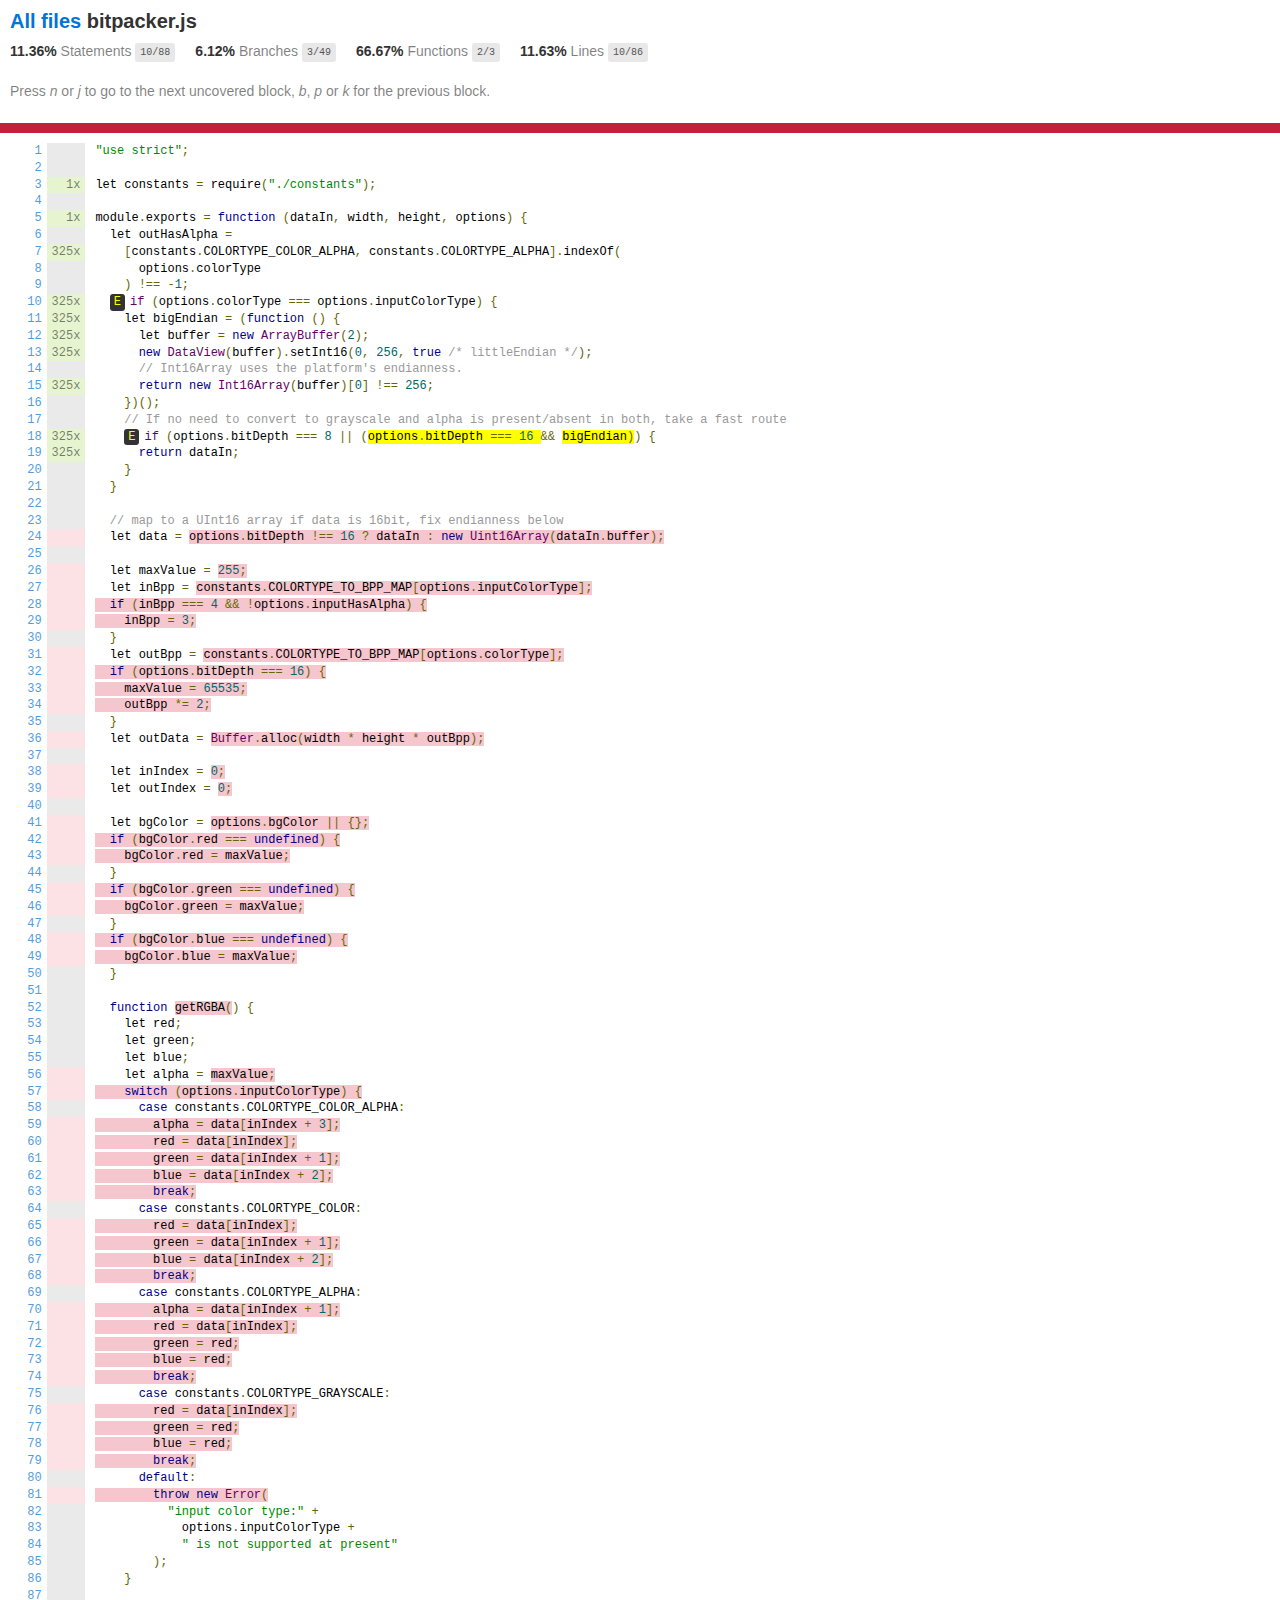
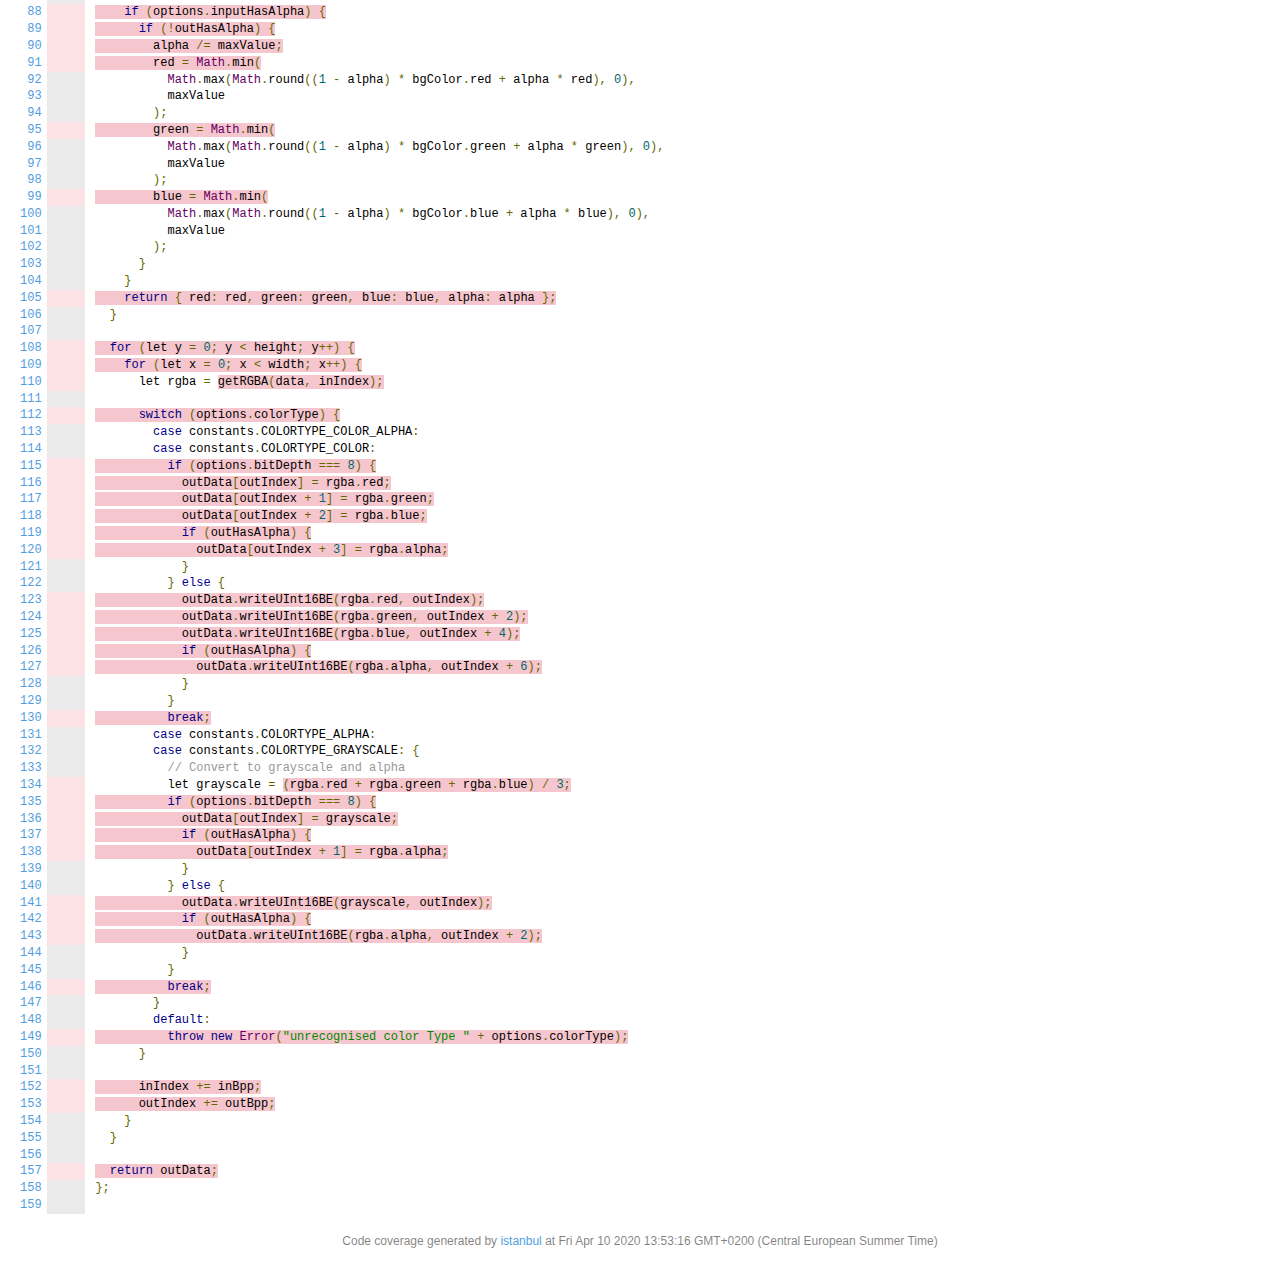
<file: email-sender/node_modules/pngjs/coverage/lcov-report/bitpacker.js.html>
<!doctype html>
<html lang="en">

<head>
    <title>Code coverage report for bitpacker.js</title>
    <meta charset="utf-8" />
    <link rel="stylesheet" href="prettify.css" />
    <link rel="stylesheet" href="base.css" />
    <link rel="shortcut icon" type="image/x-icon" href="favicon.png" />
    <meta name="viewport" content="width=device-width, initial-scale=1" />
    <style type='text/css'>
        .coverage-summary .sorter {
            background-image: url(sort-arrow-sprite.png);
        }
    </style>
</head>
    
<body>
<div class='wrapper'>
    <div class='pad1'>
        <h1><a href="index.html">All files</a> bitpacker.js</h1>
        <div class='clearfix'>
            
            <div class='fl pad1y space-right2'>
                <span class="strong">11.36% </span>
                <span class="quiet">Statements</span>
                <span class='fraction'>10/88</span>
            </div>
        
            
            <div class='fl pad1y space-right2'>
                <span class="strong">6.12% </span>
                <span class="quiet">Branches</span>
                <span class='fraction'>3/49</span>
            </div>
        
            
            <div class='fl pad1y space-right2'>
                <span class="strong">66.67% </span>
                <span class="quiet">Functions</span>
                <span class='fraction'>2/3</span>
            </div>
        
            
            <div class='fl pad1y space-right2'>
                <span class="strong">11.63% </span>
                <span class="quiet">Lines</span>
                <span class='fraction'>10/86</span>
            </div>
        
            
        </div>
        <p class="quiet">
            Press <em>n</em> or <em>j</em> to go to the next uncovered block, <em>b</em>, <em>p</em> or <em>k</em> for the previous block.
        </p>
    </div>
    <div class='status-line low'></div>
    <pre><table class="coverage">
<tr><td class="line-count quiet"><a name='L1'></a><a href='#L1'>1</a>
<a name='L2'></a><a href='#L2'>2</a>
<a name='L3'></a><a href='#L3'>3</a>
<a name='L4'></a><a href='#L4'>4</a>
<a name='L5'></a><a href='#L5'>5</a>
<a name='L6'></a><a href='#L6'>6</a>
<a name='L7'></a><a href='#L7'>7</a>
<a name='L8'></a><a href='#L8'>8</a>
<a name='L9'></a><a href='#L9'>9</a>
<a name='L10'></a><a href='#L10'>10</a>
<a name='L11'></a><a href='#L11'>11</a>
<a name='L12'></a><a href='#L12'>12</a>
<a name='L13'></a><a href='#L13'>13</a>
<a name='L14'></a><a href='#L14'>14</a>
<a name='L15'></a><a href='#L15'>15</a>
<a name='L16'></a><a href='#L16'>16</a>
<a name='L17'></a><a href='#L17'>17</a>
<a name='L18'></a><a href='#L18'>18</a>
<a name='L19'></a><a href='#L19'>19</a>
<a name='L20'></a><a href='#L20'>20</a>
<a name='L21'></a><a href='#L21'>21</a>
<a name='L22'></a><a href='#L22'>22</a>
<a name='L23'></a><a href='#L23'>23</a>
<a name='L24'></a><a href='#L24'>24</a>
<a name='L25'></a><a href='#L25'>25</a>
<a name='L26'></a><a href='#L26'>26</a>
<a name='L27'></a><a href='#L27'>27</a>
<a name='L28'></a><a href='#L28'>28</a>
<a name='L29'></a><a href='#L29'>29</a>
<a name='L30'></a><a href='#L30'>30</a>
<a name='L31'></a><a href='#L31'>31</a>
<a name='L32'></a><a href='#L32'>32</a>
<a name='L33'></a><a href='#L33'>33</a>
<a name='L34'></a><a href='#L34'>34</a>
<a name='L35'></a><a href='#L35'>35</a>
<a name='L36'></a><a href='#L36'>36</a>
<a name='L37'></a><a href='#L37'>37</a>
<a name='L38'></a><a href='#L38'>38</a>
<a name='L39'></a><a href='#L39'>39</a>
<a name='L40'></a><a href='#L40'>40</a>
<a name='L41'></a><a href='#L41'>41</a>
<a name='L42'></a><a href='#L42'>42</a>
<a name='L43'></a><a href='#L43'>43</a>
<a name='L44'></a><a href='#L44'>44</a>
<a name='L45'></a><a href='#L45'>45</a>
<a name='L46'></a><a href='#L46'>46</a>
<a name='L47'></a><a href='#L47'>47</a>
<a name='L48'></a><a href='#L48'>48</a>
<a name='L49'></a><a href='#L49'>49</a>
<a name='L50'></a><a href='#L50'>50</a>
<a name='L51'></a><a href='#L51'>51</a>
<a name='L52'></a><a href='#L52'>52</a>
<a name='L53'></a><a href='#L53'>53</a>
<a name='L54'></a><a href='#L54'>54</a>
<a name='L55'></a><a href='#L55'>55</a>
<a name='L56'></a><a href='#L56'>56</a>
<a name='L57'></a><a href='#L57'>57</a>
<a name='L58'></a><a href='#L58'>58</a>
<a name='L59'></a><a href='#L59'>59</a>
<a name='L60'></a><a href='#L60'>60</a>
<a name='L61'></a><a href='#L61'>61</a>
<a name='L62'></a><a href='#L62'>62</a>
<a name='L63'></a><a href='#L63'>63</a>
<a name='L64'></a><a href='#L64'>64</a>
<a name='L65'></a><a href='#L65'>65</a>
<a name='L66'></a><a href='#L66'>66</a>
<a name='L67'></a><a href='#L67'>67</a>
<a name='L68'></a><a href='#L68'>68</a>
<a name='L69'></a><a href='#L69'>69</a>
<a name='L70'></a><a href='#L70'>70</a>
<a name='L71'></a><a href='#L71'>71</a>
<a name='L72'></a><a href='#L72'>72</a>
<a name='L73'></a><a href='#L73'>73</a>
<a name='L74'></a><a href='#L74'>74</a>
<a name='L75'></a><a href='#L75'>75</a>
<a name='L76'></a><a href='#L76'>76</a>
<a name='L77'></a><a href='#L77'>77</a>
<a name='L78'></a><a href='#L78'>78</a>
<a name='L79'></a><a href='#L79'>79</a>
<a name='L80'></a><a href='#L80'>80</a>
<a name='L81'></a><a href='#L81'>81</a>
<a name='L82'></a><a href='#L82'>82</a>
<a name='L83'></a><a href='#L83'>83</a>
<a name='L84'></a><a href='#L84'>84</a>
<a name='L85'></a><a href='#L85'>85</a>
<a name='L86'></a><a href='#L86'>86</a>
<a name='L87'></a><a href='#L87'>87</a>
<a name='L88'></a><a href='#L88'>88</a>
<a name='L89'></a><a href='#L89'>89</a>
<a name='L90'></a><a href='#L90'>90</a>
<a name='L91'></a><a href='#L91'>91</a>
<a name='L92'></a><a href='#L92'>92</a>
<a name='L93'></a><a href='#L93'>93</a>
<a name='L94'></a><a href='#L94'>94</a>
<a name='L95'></a><a href='#L95'>95</a>
<a name='L96'></a><a href='#L96'>96</a>
<a name='L97'></a><a href='#L97'>97</a>
<a name='L98'></a><a href='#L98'>98</a>
<a name='L99'></a><a href='#L99'>99</a>
<a name='L100'></a><a href='#L100'>100</a>
<a name='L101'></a><a href='#L101'>101</a>
<a name='L102'></a><a href='#L102'>102</a>
<a name='L103'></a><a href='#L103'>103</a>
<a name='L104'></a><a href='#L104'>104</a>
<a name='L105'></a><a href='#L105'>105</a>
<a name='L106'></a><a href='#L106'>106</a>
<a name='L107'></a><a href='#L107'>107</a>
<a name='L108'></a><a href='#L108'>108</a>
<a name='L109'></a><a href='#L109'>109</a>
<a name='L110'></a><a href='#L110'>110</a>
<a name='L111'></a><a href='#L111'>111</a>
<a name='L112'></a><a href='#L112'>112</a>
<a name='L113'></a><a href='#L113'>113</a>
<a name='L114'></a><a href='#L114'>114</a>
<a name='L115'></a><a href='#L115'>115</a>
<a name='L116'></a><a href='#L116'>116</a>
<a name='L117'></a><a href='#L117'>117</a>
<a name='L118'></a><a href='#L118'>118</a>
<a name='L119'></a><a href='#L119'>119</a>
<a name='L120'></a><a href='#L120'>120</a>
<a name='L121'></a><a href='#L121'>121</a>
<a name='L122'></a><a href='#L122'>122</a>
<a name='L123'></a><a href='#L123'>123</a>
<a name='L124'></a><a href='#L124'>124</a>
<a name='L125'></a><a href='#L125'>125</a>
<a name='L126'></a><a href='#L126'>126</a>
<a name='L127'></a><a href='#L127'>127</a>
<a name='L128'></a><a href='#L128'>128</a>
<a name='L129'></a><a href='#L129'>129</a>
<a name='L130'></a><a href='#L130'>130</a>
<a name='L131'></a><a href='#L131'>131</a>
<a name='L132'></a><a href='#L132'>132</a>
<a name='L133'></a><a href='#L133'>133</a>
<a name='L134'></a><a href='#L134'>134</a>
<a name='L135'></a><a href='#L135'>135</a>
<a name='L136'></a><a href='#L136'>136</a>
<a name='L137'></a><a href='#L137'>137</a>
<a name='L138'></a><a href='#L138'>138</a>
<a name='L139'></a><a href='#L139'>139</a>
<a name='L140'></a><a href='#L140'>140</a>
<a name='L141'></a><a href='#L141'>141</a>
<a name='L142'></a><a href='#L142'>142</a>
<a name='L143'></a><a href='#L143'>143</a>
<a name='L144'></a><a href='#L144'>144</a>
<a name='L145'></a><a href='#L145'>145</a>
<a name='L146'></a><a href='#L146'>146</a>
<a name='L147'></a><a href='#L147'>147</a>
<a name='L148'></a><a href='#L148'>148</a>
<a name='L149'></a><a href='#L149'>149</a>
<a name='L150'></a><a href='#L150'>150</a>
<a name='L151'></a><a href='#L151'>151</a>
<a name='L152'></a><a href='#L152'>152</a>
<a name='L153'></a><a href='#L153'>153</a>
<a name='L154'></a><a href='#L154'>154</a>
<a name='L155'></a><a href='#L155'>155</a>
<a name='L156'></a><a href='#L156'>156</a>
<a name='L157'></a><a href='#L157'>157</a>
<a name='L158'></a><a href='#L158'>158</a>
<a name='L159'></a><a href='#L159'>159</a></td><td class="line-coverage quiet"><span class="cline-any cline-neutral">&nbsp;</span>
<span class="cline-any cline-neutral">&nbsp;</span>
<span class="cline-any cline-yes">1x</span>
<span class="cline-any cline-neutral">&nbsp;</span>
<span class="cline-any cline-yes">1x</span>
<span class="cline-any cline-neutral">&nbsp;</span>
<span class="cline-any cline-yes">325x</span>
<span class="cline-any cline-neutral">&nbsp;</span>
<span class="cline-any cline-neutral">&nbsp;</span>
<span class="cline-any cline-yes">325x</span>
<span class="cline-any cline-yes">325x</span>
<span class="cline-any cline-yes">325x</span>
<span class="cline-any cline-yes">325x</span>
<span class="cline-any cline-neutral">&nbsp;</span>
<span class="cline-any cline-yes">325x</span>
<span class="cline-any cline-neutral">&nbsp;</span>
<span class="cline-any cline-neutral">&nbsp;</span>
<span class="cline-any cline-yes">325x</span>
<span class="cline-any cline-yes">325x</span>
<span class="cline-any cline-neutral">&nbsp;</span>
<span class="cline-any cline-neutral">&nbsp;</span>
<span class="cline-any cline-neutral">&nbsp;</span>
<span class="cline-any cline-neutral">&nbsp;</span>
<span class="cline-any cline-no">&nbsp;</span>
<span class="cline-any cline-neutral">&nbsp;</span>
<span class="cline-any cline-no">&nbsp;</span>
<span class="cline-any cline-no">&nbsp;</span>
<span class="cline-any cline-no">&nbsp;</span>
<span class="cline-any cline-no">&nbsp;</span>
<span class="cline-any cline-neutral">&nbsp;</span>
<span class="cline-any cline-no">&nbsp;</span>
<span class="cline-any cline-no">&nbsp;</span>
<span class="cline-any cline-no">&nbsp;</span>
<span class="cline-any cline-no">&nbsp;</span>
<span class="cline-any cline-neutral">&nbsp;</span>
<span class="cline-any cline-no">&nbsp;</span>
<span class="cline-any cline-neutral">&nbsp;</span>
<span class="cline-any cline-no">&nbsp;</span>
<span class="cline-any cline-no">&nbsp;</span>
<span class="cline-any cline-neutral">&nbsp;</span>
<span class="cline-any cline-no">&nbsp;</span>
<span class="cline-any cline-no">&nbsp;</span>
<span class="cline-any cline-no">&nbsp;</span>
<span class="cline-any cline-neutral">&nbsp;</span>
<span class="cline-any cline-no">&nbsp;</span>
<span class="cline-any cline-no">&nbsp;</span>
<span class="cline-any cline-neutral">&nbsp;</span>
<span class="cline-any cline-no">&nbsp;</span>
<span class="cline-any cline-no">&nbsp;</span>
<span class="cline-any cline-neutral">&nbsp;</span>
<span class="cline-any cline-neutral">&nbsp;</span>
<span class="cline-any cline-neutral">&nbsp;</span>
<span class="cline-any cline-neutral">&nbsp;</span>
<span class="cline-any cline-neutral">&nbsp;</span>
<span class="cline-any cline-neutral">&nbsp;</span>
<span class="cline-any cline-no">&nbsp;</span>
<span class="cline-any cline-no">&nbsp;</span>
<span class="cline-any cline-neutral">&nbsp;</span>
<span class="cline-any cline-no">&nbsp;</span>
<span class="cline-any cline-no">&nbsp;</span>
<span class="cline-any cline-no">&nbsp;</span>
<span class="cline-any cline-no">&nbsp;</span>
<span class="cline-any cline-no">&nbsp;</span>
<span class="cline-any cline-neutral">&nbsp;</span>
<span class="cline-any cline-no">&nbsp;</span>
<span class="cline-any cline-no">&nbsp;</span>
<span class="cline-any cline-no">&nbsp;</span>
<span class="cline-any cline-no">&nbsp;</span>
<span class="cline-any cline-neutral">&nbsp;</span>
<span class="cline-any cline-no">&nbsp;</span>
<span class="cline-any cline-no">&nbsp;</span>
<span class="cline-any cline-no">&nbsp;</span>
<span class="cline-any cline-no">&nbsp;</span>
<span class="cline-any cline-no">&nbsp;</span>
<span class="cline-any cline-neutral">&nbsp;</span>
<span class="cline-any cline-no">&nbsp;</span>
<span class="cline-any cline-no">&nbsp;</span>
<span class="cline-any cline-no">&nbsp;</span>
<span class="cline-any cline-no">&nbsp;</span>
<span class="cline-any cline-neutral">&nbsp;</span>
<span class="cline-any cline-no">&nbsp;</span>
<span class="cline-any cline-neutral">&nbsp;</span>
<span class="cline-any cline-neutral">&nbsp;</span>
<span class="cline-any cline-neutral">&nbsp;</span>
<span class="cline-any cline-neutral">&nbsp;</span>
<span class="cline-any cline-neutral">&nbsp;</span>
<span class="cline-any cline-neutral">&nbsp;</span>
<span class="cline-any cline-no">&nbsp;</span>
<span class="cline-any cline-no">&nbsp;</span>
<span class="cline-any cline-no">&nbsp;</span>
<span class="cline-any cline-no">&nbsp;</span>
<span class="cline-any cline-neutral">&nbsp;</span>
<span class="cline-any cline-neutral">&nbsp;</span>
<span class="cline-any cline-neutral">&nbsp;</span>
<span class="cline-any cline-no">&nbsp;</span>
<span class="cline-any cline-neutral">&nbsp;</span>
<span class="cline-any cline-neutral">&nbsp;</span>
<span class="cline-any cline-neutral">&nbsp;</span>
<span class="cline-any cline-no">&nbsp;</span>
<span class="cline-any cline-neutral">&nbsp;</span>
<span class="cline-any cline-neutral">&nbsp;</span>
<span class="cline-any cline-neutral">&nbsp;</span>
<span class="cline-any cline-neutral">&nbsp;</span>
<span class="cline-any cline-neutral">&nbsp;</span>
<span class="cline-any cline-no">&nbsp;</span>
<span class="cline-any cline-neutral">&nbsp;</span>
<span class="cline-any cline-neutral">&nbsp;</span>
<span class="cline-any cline-no">&nbsp;</span>
<span class="cline-any cline-no">&nbsp;</span>
<span class="cline-any cline-no">&nbsp;</span>
<span class="cline-any cline-neutral">&nbsp;</span>
<span class="cline-any cline-no">&nbsp;</span>
<span class="cline-any cline-neutral">&nbsp;</span>
<span class="cline-any cline-neutral">&nbsp;</span>
<span class="cline-any cline-no">&nbsp;</span>
<span class="cline-any cline-no">&nbsp;</span>
<span class="cline-any cline-no">&nbsp;</span>
<span class="cline-any cline-no">&nbsp;</span>
<span class="cline-any cline-no">&nbsp;</span>
<span class="cline-any cline-no">&nbsp;</span>
<span class="cline-any cline-neutral">&nbsp;</span>
<span class="cline-any cline-neutral">&nbsp;</span>
<span class="cline-any cline-no">&nbsp;</span>
<span class="cline-any cline-no">&nbsp;</span>
<span class="cline-any cline-no">&nbsp;</span>
<span class="cline-any cline-no">&nbsp;</span>
<span class="cline-any cline-no">&nbsp;</span>
<span class="cline-any cline-neutral">&nbsp;</span>
<span class="cline-any cline-neutral">&nbsp;</span>
<span class="cline-any cline-no">&nbsp;</span>
<span class="cline-any cline-neutral">&nbsp;</span>
<span class="cline-any cline-neutral">&nbsp;</span>
<span class="cline-any cline-neutral">&nbsp;</span>
<span class="cline-any cline-no">&nbsp;</span>
<span class="cline-any cline-no">&nbsp;</span>
<span class="cline-any cline-no">&nbsp;</span>
<span class="cline-any cline-no">&nbsp;</span>
<span class="cline-any cline-no">&nbsp;</span>
<span class="cline-any cline-neutral">&nbsp;</span>
<span class="cline-any cline-neutral">&nbsp;</span>
<span class="cline-any cline-no">&nbsp;</span>
<span class="cline-any cline-no">&nbsp;</span>
<span class="cline-any cline-no">&nbsp;</span>
<span class="cline-any cline-neutral">&nbsp;</span>
<span class="cline-any cline-neutral">&nbsp;</span>
<span class="cline-any cline-no">&nbsp;</span>
<span class="cline-any cline-neutral">&nbsp;</span>
<span class="cline-any cline-neutral">&nbsp;</span>
<span class="cline-any cline-no">&nbsp;</span>
<span class="cline-any cline-neutral">&nbsp;</span>
<span class="cline-any cline-neutral">&nbsp;</span>
<span class="cline-any cline-no">&nbsp;</span>
<span class="cline-any cline-no">&nbsp;</span>
<span class="cline-any cline-neutral">&nbsp;</span>
<span class="cline-any cline-neutral">&nbsp;</span>
<span class="cline-any cline-neutral">&nbsp;</span>
<span class="cline-any cline-no">&nbsp;</span>
<span class="cline-any cline-neutral">&nbsp;</span>
<span class="cline-any cline-neutral">&nbsp;</span></td><td class="text"><pre class="prettyprint lang-js">"use strict";
&nbsp;
let constants = require("./constants");
&nbsp;
module.exports = function (dataIn, width, height, options) {
  let outHasAlpha =
    [constants.COLORTYPE_COLOR_ALPHA, constants.COLORTYPE_ALPHA].indexOf(
      options.colorType
    ) !== -1;
  <span class="missing-if-branch" title="else path not taken" >E</span>if (options.colorType === options.inputColorType) {
    let bigEndian = (function () {
      let buffer = new ArrayBuffer(2);
      new DataView(buffer).setInt16(0, 256, true /* littleEndian */);
      // Int16Array uses the platform's endianness.
      return new Int16Array(buffer)[0] !== 256;
    })();
    // If no need to convert to grayscale and alpha is present/absent in both, take a fast route
    <span class="missing-if-branch" title="else path not taken" >E</span>if (options.bitDepth === 8 || (<span class="branch-1 cbranch-no" title="branch not covered" >options.bitDepth === 16 </span>&amp;&amp; <span class="branch-2 cbranch-no" title="branch not covered" >bigEndian)</span>) {
      return dataIn;
    }
  }
&nbsp;
  // map to a UInt16 array if data is 16bit, fix endianness below
  let data = <span class="cstat-no" title="statement not covered" >options.bitDepth !== 16 ? dataIn : new Uint16Array(dataIn.buffer);</span>
&nbsp;
  let maxValue = <span class="cstat-no" title="statement not covered" >255;</span>
  let inBpp = <span class="cstat-no" title="statement not covered" >constants.COLORTYPE_TO_BPP_MAP[options.inputColorType];</span>
<span class="cstat-no" title="statement not covered" >  if (inBpp === 4 &amp;&amp; !options.inputHasAlpha) {</span>
<span class="cstat-no" title="statement not covered" >    inBpp = 3;</span>
  }
  let outBpp = <span class="cstat-no" title="statement not covered" >constants.COLORTYPE_TO_BPP_MAP[options.colorType];</span>
<span class="cstat-no" title="statement not covered" >  if (options.bitDepth === 16) {</span>
<span class="cstat-no" title="statement not covered" >    maxValue = 65535;</span>
<span class="cstat-no" title="statement not covered" >    outBpp *= 2;</span>
  }
  let outData = <span class="cstat-no" title="statement not covered" >Buffer.alloc(width * height * outBpp);</span>
&nbsp;
  let inIndex = <span class="cstat-no" title="statement not covered" >0;</span>
  let outIndex = <span class="cstat-no" title="statement not covered" >0;</span>
&nbsp;
  let bgColor = <span class="cstat-no" title="statement not covered" >options.bgColor || {};</span>
<span class="cstat-no" title="statement not covered" >  if (bgColor.red === undefined) {</span>
<span class="cstat-no" title="statement not covered" >    bgColor.red = maxValue;</span>
  }
<span class="cstat-no" title="statement not covered" >  if (bgColor.green === undefined) {</span>
<span class="cstat-no" title="statement not covered" >    bgColor.green = maxValue;</span>
  }
<span class="cstat-no" title="statement not covered" >  if (bgColor.blue === undefined) {</span>
<span class="cstat-no" title="statement not covered" >    bgColor.blue = maxValue;</span>
  }
&nbsp;
  function <span class="fstat-no" title="function not covered" >getRGBA(</span>) {
    let red;
    let green;
    let blue;
    let alpha = <span class="cstat-no" title="statement not covered" >maxValue;</span>
<span class="cstat-no" title="statement not covered" >    switch (options.inputColorType) {</span>
      case constants.COLORTYPE_COLOR_ALPHA:
<span class="cstat-no" title="statement not covered" >        alpha = data[inIndex + 3];</span>
<span class="cstat-no" title="statement not covered" >        red = data[inIndex];</span>
<span class="cstat-no" title="statement not covered" >        green = data[inIndex + 1];</span>
<span class="cstat-no" title="statement not covered" >        blue = data[inIndex + 2];</span>
<span class="cstat-no" title="statement not covered" >        break;</span>
      case constants.COLORTYPE_COLOR:
<span class="cstat-no" title="statement not covered" >        red = data[inIndex];</span>
<span class="cstat-no" title="statement not covered" >        green = data[inIndex + 1];</span>
<span class="cstat-no" title="statement not covered" >        blue = data[inIndex + 2];</span>
<span class="cstat-no" title="statement not covered" >        break;</span>
      case constants.COLORTYPE_ALPHA:
<span class="cstat-no" title="statement not covered" >        alpha = data[inIndex + 1];</span>
<span class="cstat-no" title="statement not covered" >        red = data[inIndex];</span>
<span class="cstat-no" title="statement not covered" >        green = red;</span>
<span class="cstat-no" title="statement not covered" >        blue = red;</span>
<span class="cstat-no" title="statement not covered" >        break;</span>
      case constants.COLORTYPE_GRAYSCALE:
<span class="cstat-no" title="statement not covered" >        red = data[inIndex];</span>
<span class="cstat-no" title="statement not covered" >        green = red;</span>
<span class="cstat-no" title="statement not covered" >        blue = red;</span>
<span class="cstat-no" title="statement not covered" >        break;</span>
      default:
<span class="cstat-no" title="statement not covered" >        throw new Error(</span>
          "input color type:" +
            options.inputColorType +
            " is not supported at present"
        );
    }
&nbsp;
<span class="cstat-no" title="statement not covered" >    if (options.inputHasAlpha) {</span>
<span class="cstat-no" title="statement not covered" >      if (!outHasAlpha) {</span>
<span class="cstat-no" title="statement not covered" >        alpha /= maxValue;</span>
<span class="cstat-no" title="statement not covered" >        red = Math.min(</span>
          Math.max(Math.round((1 - alpha) * bgColor.red + alpha * red), 0),
          maxValue
        );
<span class="cstat-no" title="statement not covered" >        green = Math.min(</span>
          Math.max(Math.round((1 - alpha) * bgColor.green + alpha * green), 0),
          maxValue
        );
<span class="cstat-no" title="statement not covered" >        blue = Math.min(</span>
          Math.max(Math.round((1 - alpha) * bgColor.blue + alpha * blue), 0),
          maxValue
        );
      }
    }
<span class="cstat-no" title="statement not covered" >    return { red: red, green: green, blue: blue, alpha: alpha };</span>
  }
&nbsp;
<span class="cstat-no" title="statement not covered" >  for (let y = <span class="cstat-no" title="statement not covered" >0;</span> y &lt; height; y++) {</span>
<span class="cstat-no" title="statement not covered" >    for (let x = <span class="cstat-no" title="statement not covered" >0;</span> x &lt; width; x++) {</span>
      let rgba = <span class="cstat-no" title="statement not covered" >getRGBA(data, inIndex);</span>
&nbsp;
<span class="cstat-no" title="statement not covered" >      switch (options.colorType) {</span>
        case constants.COLORTYPE_COLOR_ALPHA:
        case constants.COLORTYPE_COLOR:
<span class="cstat-no" title="statement not covered" >          if (options.bitDepth === 8) {</span>
<span class="cstat-no" title="statement not covered" >            outData[outIndex] = rgba.red;</span>
<span class="cstat-no" title="statement not covered" >            outData[outIndex + 1] = rgba.green;</span>
<span class="cstat-no" title="statement not covered" >            outData[outIndex + 2] = rgba.blue;</span>
<span class="cstat-no" title="statement not covered" >            if (outHasAlpha) {</span>
<span class="cstat-no" title="statement not covered" >              outData[outIndex + 3] = rgba.alpha;</span>
            }
          } else {
<span class="cstat-no" title="statement not covered" >            outData.writeUInt16BE(rgba.red, outIndex);</span>
<span class="cstat-no" title="statement not covered" >            outData.writeUInt16BE(rgba.green, outIndex + 2);</span>
<span class="cstat-no" title="statement not covered" >            outData.writeUInt16BE(rgba.blue, outIndex + 4);</span>
<span class="cstat-no" title="statement not covered" >            if (outHasAlpha) {</span>
<span class="cstat-no" title="statement not covered" >              outData.writeUInt16BE(rgba.alpha, outIndex + 6);</span>
            }
          }
<span class="cstat-no" title="statement not covered" >          break;</span>
        case constants.COLORTYPE_ALPHA:
        case constants.COLORTYPE_GRAYSCALE: {
          // Convert to grayscale and alpha
          let grayscale = <span class="cstat-no" title="statement not covered" >(rgba.red + rgba.green + rgba.blue) / 3;</span>
<span class="cstat-no" title="statement not covered" >          if (options.bitDepth === 8) {</span>
<span class="cstat-no" title="statement not covered" >            outData[outIndex] = grayscale;</span>
<span class="cstat-no" title="statement not covered" >            if (outHasAlpha) {</span>
<span class="cstat-no" title="statement not covered" >              outData[outIndex + 1] = rgba.alpha;</span>
            }
          } else {
<span class="cstat-no" title="statement not covered" >            outData.writeUInt16BE(grayscale, outIndex);</span>
<span class="cstat-no" title="statement not covered" >            if (outHasAlpha) {</span>
<span class="cstat-no" title="statement not covered" >              outData.writeUInt16BE(rgba.alpha, outIndex + 2);</span>
            }
          }
<span class="cstat-no" title="statement not covered" >          break;</span>
        }
        default:
<span class="cstat-no" title="statement not covered" >          throw new Error("unrecognised color Type " + options.colorType);</span>
      }
&nbsp;
<span class="cstat-no" title="statement not covered" >      inIndex += inBpp;</span>
<span class="cstat-no" title="statement not covered" >      outIndex += outBpp;</span>
    }
  }
&nbsp;
<span class="cstat-no" title="statement not covered" >  return outData;</span>
};
&nbsp;</pre></td></tr></table></pre>

                <div class='push'></div><!-- for sticky footer -->
            </div><!-- /wrapper -->
            <div class='footer quiet pad2 space-top1 center small'>
                Code coverage generated by
                <a href="https://istanbul.js.org/" target="_blank">istanbul</a>
                at Fri Apr 10 2020 13:53:16 GMT+0200 (Central European Summer Time)
            </div>
        </div>
        <script src="prettify.js"></script>
        <script>
            window.onload = function () {
                prettyPrint();
            };
        </script>
        <script src="sorter.js"></script>
        <script src="block-navigation.js"></script>
    </body>
</html>
</file>
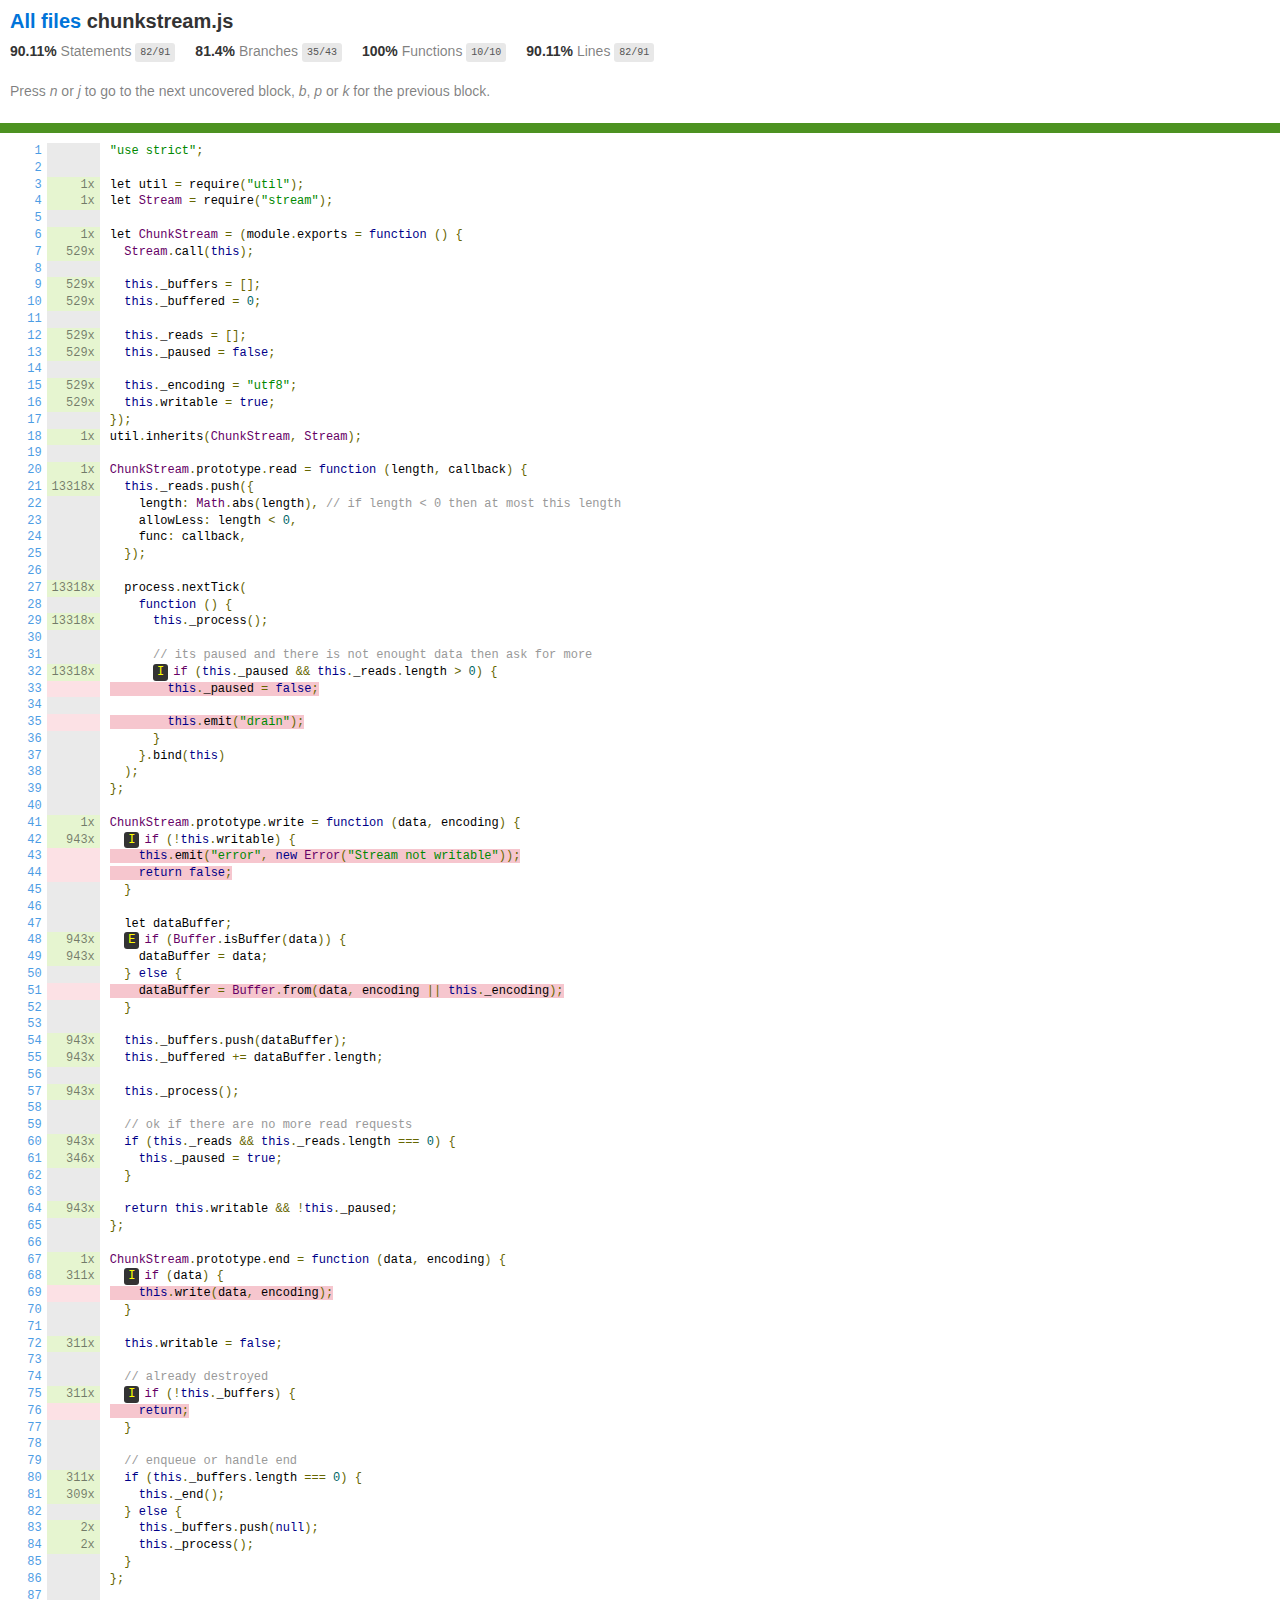
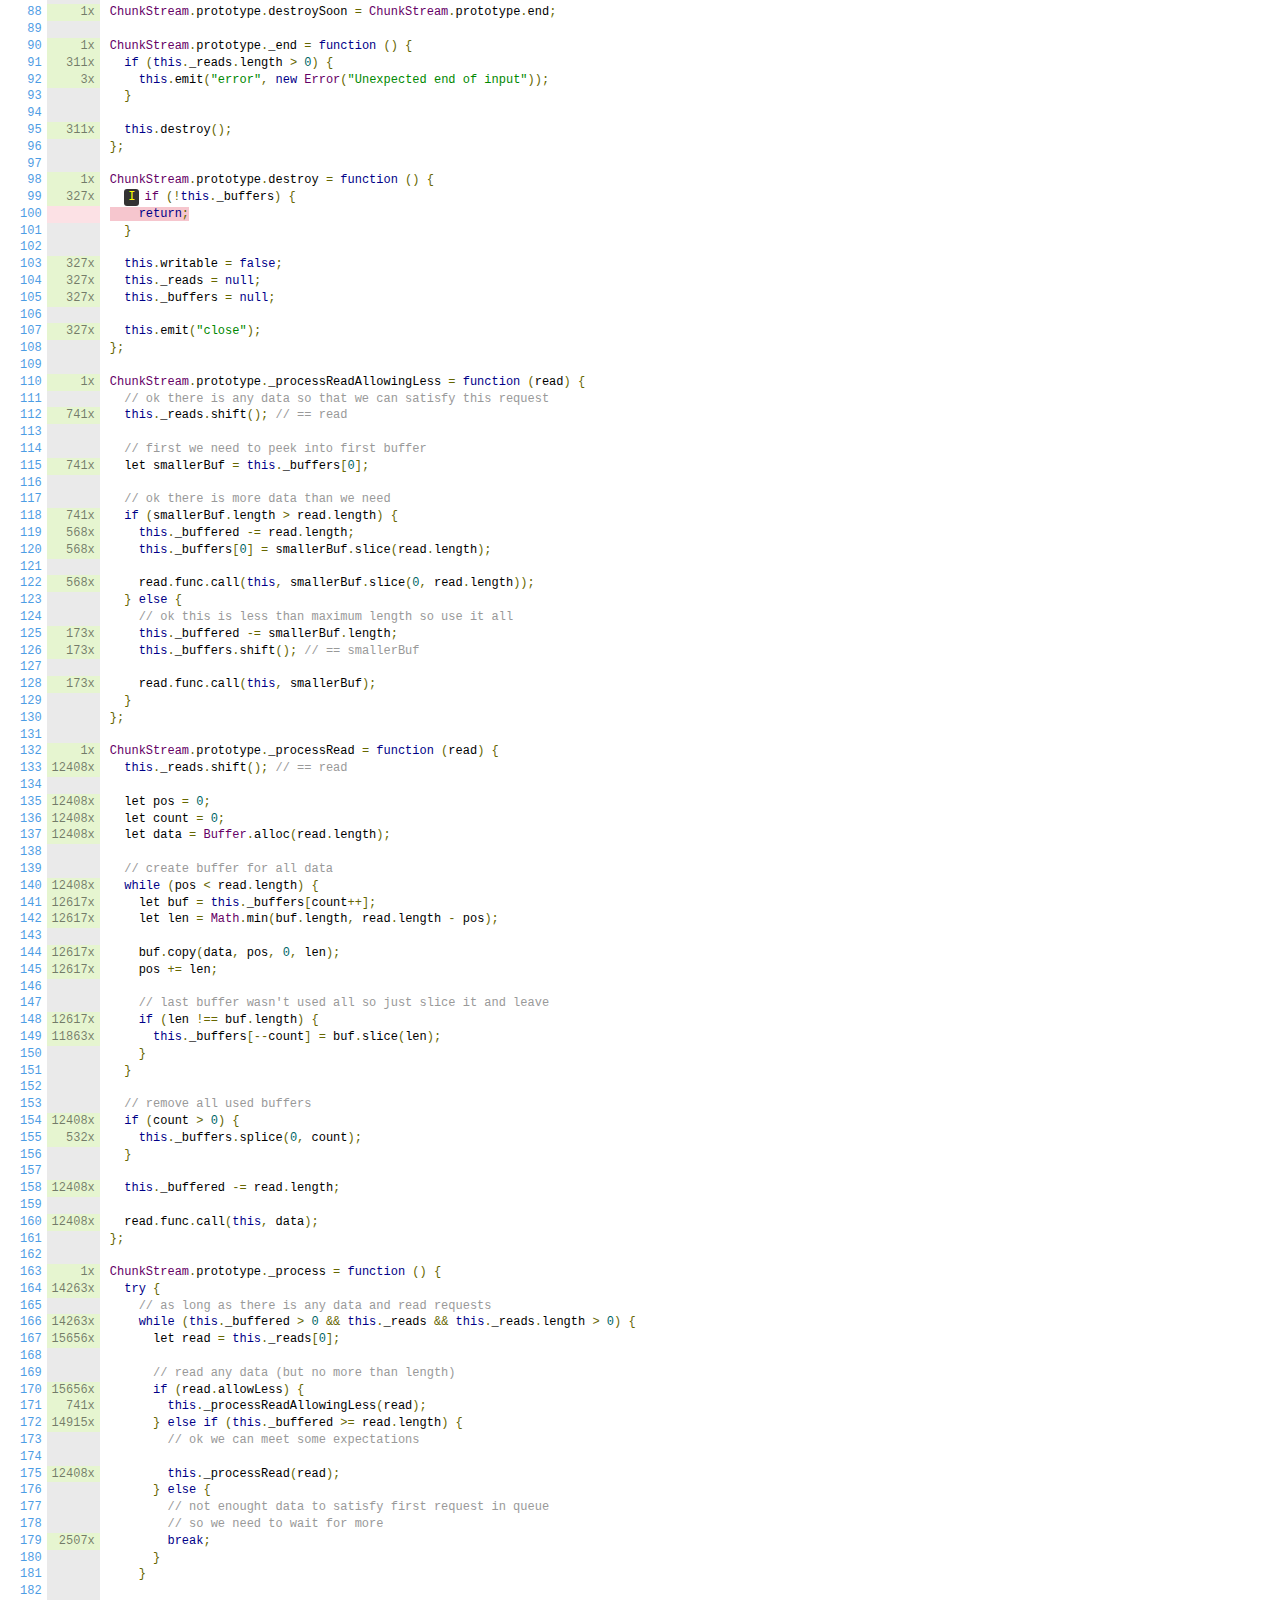
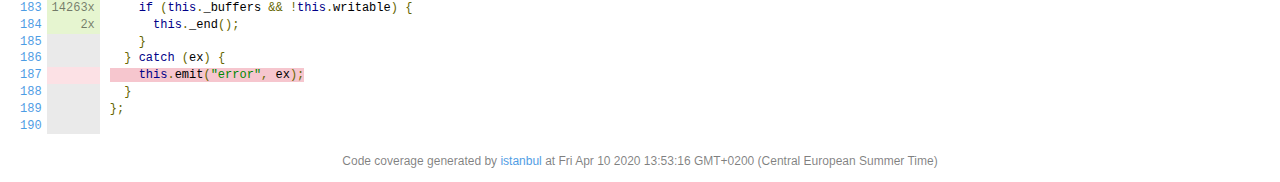
<file: email-sender/node_modules/pngjs/coverage/lcov-report/chunkstream.js.html>
<!doctype html>
<html lang="en">

<head>
    <title>Code coverage report for chunkstream.js</title>
    <meta charset="utf-8" />
    <link rel="stylesheet" href="prettify.css" />
    <link rel="stylesheet" href="base.css" />
    <link rel="shortcut icon" type="image/x-icon" href="favicon.png" />
    <meta name="viewport" content="width=device-width, initial-scale=1" />
    <style type='text/css'>
        .coverage-summary .sorter {
            background-image: url(sort-arrow-sprite.png);
        }
    </style>
</head>
    
<body>
<div class='wrapper'>
    <div class='pad1'>
        <h1><a href="index.html">All files</a> chunkstream.js</h1>
        <div class='clearfix'>
            
            <div class='fl pad1y space-right2'>
                <span class="strong">90.11% </span>
                <span class="quiet">Statements</span>
                <span class='fraction'>82/91</span>
            </div>
        
            
            <div class='fl pad1y space-right2'>
                <span class="strong">81.4% </span>
                <span class="quiet">Branches</span>
                <span class='fraction'>35/43</span>
            </div>
        
            
            <div class='fl pad1y space-right2'>
                <span class="strong">100% </span>
                <span class="quiet">Functions</span>
                <span class='fraction'>10/10</span>
            </div>
        
            
            <div class='fl pad1y space-right2'>
                <span class="strong">90.11% </span>
                <span class="quiet">Lines</span>
                <span class='fraction'>82/91</span>
            </div>
        
            
        </div>
        <p class="quiet">
            Press <em>n</em> or <em>j</em> to go to the next uncovered block, <em>b</em>, <em>p</em> or <em>k</em> for the previous block.
        </p>
    </div>
    <div class='status-line high'></div>
    <pre><table class="coverage">
<tr><td class="line-count quiet"><a name='L1'></a><a href='#L1'>1</a>
<a name='L2'></a><a href='#L2'>2</a>
<a name='L3'></a><a href='#L3'>3</a>
<a name='L4'></a><a href='#L4'>4</a>
<a name='L5'></a><a href='#L5'>5</a>
<a name='L6'></a><a href='#L6'>6</a>
<a name='L7'></a><a href='#L7'>7</a>
<a name='L8'></a><a href='#L8'>8</a>
<a name='L9'></a><a href='#L9'>9</a>
<a name='L10'></a><a href='#L10'>10</a>
<a name='L11'></a><a href='#L11'>11</a>
<a name='L12'></a><a href='#L12'>12</a>
<a name='L13'></a><a href='#L13'>13</a>
<a name='L14'></a><a href='#L14'>14</a>
<a name='L15'></a><a href='#L15'>15</a>
<a name='L16'></a><a href='#L16'>16</a>
<a name='L17'></a><a href='#L17'>17</a>
<a name='L18'></a><a href='#L18'>18</a>
<a name='L19'></a><a href='#L19'>19</a>
<a name='L20'></a><a href='#L20'>20</a>
<a name='L21'></a><a href='#L21'>21</a>
<a name='L22'></a><a href='#L22'>22</a>
<a name='L23'></a><a href='#L23'>23</a>
<a name='L24'></a><a href='#L24'>24</a>
<a name='L25'></a><a href='#L25'>25</a>
<a name='L26'></a><a href='#L26'>26</a>
<a name='L27'></a><a href='#L27'>27</a>
<a name='L28'></a><a href='#L28'>28</a>
<a name='L29'></a><a href='#L29'>29</a>
<a name='L30'></a><a href='#L30'>30</a>
<a name='L31'></a><a href='#L31'>31</a>
<a name='L32'></a><a href='#L32'>32</a>
<a name='L33'></a><a href='#L33'>33</a>
<a name='L34'></a><a href='#L34'>34</a>
<a name='L35'></a><a href='#L35'>35</a>
<a name='L36'></a><a href='#L36'>36</a>
<a name='L37'></a><a href='#L37'>37</a>
<a name='L38'></a><a href='#L38'>38</a>
<a name='L39'></a><a href='#L39'>39</a>
<a name='L40'></a><a href='#L40'>40</a>
<a name='L41'></a><a href='#L41'>41</a>
<a name='L42'></a><a href='#L42'>42</a>
<a name='L43'></a><a href='#L43'>43</a>
<a name='L44'></a><a href='#L44'>44</a>
<a name='L45'></a><a href='#L45'>45</a>
<a name='L46'></a><a href='#L46'>46</a>
<a name='L47'></a><a href='#L47'>47</a>
<a name='L48'></a><a href='#L48'>48</a>
<a name='L49'></a><a href='#L49'>49</a>
<a name='L50'></a><a href='#L50'>50</a>
<a name='L51'></a><a href='#L51'>51</a>
<a name='L52'></a><a href='#L52'>52</a>
<a name='L53'></a><a href='#L53'>53</a>
<a name='L54'></a><a href='#L54'>54</a>
<a name='L55'></a><a href='#L55'>55</a>
<a name='L56'></a><a href='#L56'>56</a>
<a name='L57'></a><a href='#L57'>57</a>
<a name='L58'></a><a href='#L58'>58</a>
<a name='L59'></a><a href='#L59'>59</a>
<a name='L60'></a><a href='#L60'>60</a>
<a name='L61'></a><a href='#L61'>61</a>
<a name='L62'></a><a href='#L62'>62</a>
<a name='L63'></a><a href='#L63'>63</a>
<a name='L64'></a><a href='#L64'>64</a>
<a name='L65'></a><a href='#L65'>65</a>
<a name='L66'></a><a href='#L66'>66</a>
<a name='L67'></a><a href='#L67'>67</a>
<a name='L68'></a><a href='#L68'>68</a>
<a name='L69'></a><a href='#L69'>69</a>
<a name='L70'></a><a href='#L70'>70</a>
<a name='L71'></a><a href='#L71'>71</a>
<a name='L72'></a><a href='#L72'>72</a>
<a name='L73'></a><a href='#L73'>73</a>
<a name='L74'></a><a href='#L74'>74</a>
<a name='L75'></a><a href='#L75'>75</a>
<a name='L76'></a><a href='#L76'>76</a>
<a name='L77'></a><a href='#L77'>77</a>
<a name='L78'></a><a href='#L78'>78</a>
<a name='L79'></a><a href='#L79'>79</a>
<a name='L80'></a><a href='#L80'>80</a>
<a name='L81'></a><a href='#L81'>81</a>
<a name='L82'></a><a href='#L82'>82</a>
<a name='L83'></a><a href='#L83'>83</a>
<a name='L84'></a><a href='#L84'>84</a>
<a name='L85'></a><a href='#L85'>85</a>
<a name='L86'></a><a href='#L86'>86</a>
<a name='L87'></a><a href='#L87'>87</a>
<a name='L88'></a><a href='#L88'>88</a>
<a name='L89'></a><a href='#L89'>89</a>
<a name='L90'></a><a href='#L90'>90</a>
<a name='L91'></a><a href='#L91'>91</a>
<a name='L92'></a><a href='#L92'>92</a>
<a name='L93'></a><a href='#L93'>93</a>
<a name='L94'></a><a href='#L94'>94</a>
<a name='L95'></a><a href='#L95'>95</a>
<a name='L96'></a><a href='#L96'>96</a>
<a name='L97'></a><a href='#L97'>97</a>
<a name='L98'></a><a href='#L98'>98</a>
<a name='L99'></a><a href='#L99'>99</a>
<a name='L100'></a><a href='#L100'>100</a>
<a name='L101'></a><a href='#L101'>101</a>
<a name='L102'></a><a href='#L102'>102</a>
<a name='L103'></a><a href='#L103'>103</a>
<a name='L104'></a><a href='#L104'>104</a>
<a name='L105'></a><a href='#L105'>105</a>
<a name='L106'></a><a href='#L106'>106</a>
<a name='L107'></a><a href='#L107'>107</a>
<a name='L108'></a><a href='#L108'>108</a>
<a name='L109'></a><a href='#L109'>109</a>
<a name='L110'></a><a href='#L110'>110</a>
<a name='L111'></a><a href='#L111'>111</a>
<a name='L112'></a><a href='#L112'>112</a>
<a name='L113'></a><a href='#L113'>113</a>
<a name='L114'></a><a href='#L114'>114</a>
<a name='L115'></a><a href='#L115'>115</a>
<a name='L116'></a><a href='#L116'>116</a>
<a name='L117'></a><a href='#L117'>117</a>
<a name='L118'></a><a href='#L118'>118</a>
<a name='L119'></a><a href='#L119'>119</a>
<a name='L120'></a><a href='#L120'>120</a>
<a name='L121'></a><a href='#L121'>121</a>
<a name='L122'></a><a href='#L122'>122</a>
<a name='L123'></a><a href='#L123'>123</a>
<a name='L124'></a><a href='#L124'>124</a>
<a name='L125'></a><a href='#L125'>125</a>
<a name='L126'></a><a href='#L126'>126</a>
<a name='L127'></a><a href='#L127'>127</a>
<a name='L128'></a><a href='#L128'>128</a>
<a name='L129'></a><a href='#L129'>129</a>
<a name='L130'></a><a href='#L130'>130</a>
<a name='L131'></a><a href='#L131'>131</a>
<a name='L132'></a><a href='#L132'>132</a>
<a name='L133'></a><a href='#L133'>133</a>
<a name='L134'></a><a href='#L134'>134</a>
<a name='L135'></a><a href='#L135'>135</a>
<a name='L136'></a><a href='#L136'>136</a>
<a name='L137'></a><a href='#L137'>137</a>
<a name='L138'></a><a href='#L138'>138</a>
<a name='L139'></a><a href='#L139'>139</a>
<a name='L140'></a><a href='#L140'>140</a>
<a name='L141'></a><a href='#L141'>141</a>
<a name='L142'></a><a href='#L142'>142</a>
<a name='L143'></a><a href='#L143'>143</a>
<a name='L144'></a><a href='#L144'>144</a>
<a name='L145'></a><a href='#L145'>145</a>
<a name='L146'></a><a href='#L146'>146</a>
<a name='L147'></a><a href='#L147'>147</a>
<a name='L148'></a><a href='#L148'>148</a>
<a name='L149'></a><a href='#L149'>149</a>
<a name='L150'></a><a href='#L150'>150</a>
<a name='L151'></a><a href='#L151'>151</a>
<a name='L152'></a><a href='#L152'>152</a>
<a name='L153'></a><a href='#L153'>153</a>
<a name='L154'></a><a href='#L154'>154</a>
<a name='L155'></a><a href='#L155'>155</a>
<a name='L156'></a><a href='#L156'>156</a>
<a name='L157'></a><a href='#L157'>157</a>
<a name='L158'></a><a href='#L158'>158</a>
<a name='L159'></a><a href='#L159'>159</a>
<a name='L160'></a><a href='#L160'>160</a>
<a name='L161'></a><a href='#L161'>161</a>
<a name='L162'></a><a href='#L162'>162</a>
<a name='L163'></a><a href='#L163'>163</a>
<a name='L164'></a><a href='#L164'>164</a>
<a name='L165'></a><a href='#L165'>165</a>
<a name='L166'></a><a href='#L166'>166</a>
<a name='L167'></a><a href='#L167'>167</a>
<a name='L168'></a><a href='#L168'>168</a>
<a name='L169'></a><a href='#L169'>169</a>
<a name='L170'></a><a href='#L170'>170</a>
<a name='L171'></a><a href='#L171'>171</a>
<a name='L172'></a><a href='#L172'>172</a>
<a name='L173'></a><a href='#L173'>173</a>
<a name='L174'></a><a href='#L174'>174</a>
<a name='L175'></a><a href='#L175'>175</a>
<a name='L176'></a><a href='#L176'>176</a>
<a name='L177'></a><a href='#L177'>177</a>
<a name='L178'></a><a href='#L178'>178</a>
<a name='L179'></a><a href='#L179'>179</a>
<a name='L180'></a><a href='#L180'>180</a>
<a name='L181'></a><a href='#L181'>181</a>
<a name='L182'></a><a href='#L182'>182</a>
<a name='L183'></a><a href='#L183'>183</a>
<a name='L184'></a><a href='#L184'>184</a>
<a name='L185'></a><a href='#L185'>185</a>
<a name='L186'></a><a href='#L186'>186</a>
<a name='L187'></a><a href='#L187'>187</a>
<a name='L188'></a><a href='#L188'>188</a>
<a name='L189'></a><a href='#L189'>189</a>
<a name='L190'></a><a href='#L190'>190</a></td><td class="line-coverage quiet"><span class="cline-any cline-neutral">&nbsp;</span>
<span class="cline-any cline-neutral">&nbsp;</span>
<span class="cline-any cline-yes">1x</span>
<span class="cline-any cline-yes">1x</span>
<span class="cline-any cline-neutral">&nbsp;</span>
<span class="cline-any cline-yes">1x</span>
<span class="cline-any cline-yes">529x</span>
<span class="cline-any cline-neutral">&nbsp;</span>
<span class="cline-any cline-yes">529x</span>
<span class="cline-any cline-yes">529x</span>
<span class="cline-any cline-neutral">&nbsp;</span>
<span class="cline-any cline-yes">529x</span>
<span class="cline-any cline-yes">529x</span>
<span class="cline-any cline-neutral">&nbsp;</span>
<span class="cline-any cline-yes">529x</span>
<span class="cline-any cline-yes">529x</span>
<span class="cline-any cline-neutral">&nbsp;</span>
<span class="cline-any cline-yes">1x</span>
<span class="cline-any cline-neutral">&nbsp;</span>
<span class="cline-any cline-yes">1x</span>
<span class="cline-any cline-yes">13318x</span>
<span class="cline-any cline-neutral">&nbsp;</span>
<span class="cline-any cline-neutral">&nbsp;</span>
<span class="cline-any cline-neutral">&nbsp;</span>
<span class="cline-any cline-neutral">&nbsp;</span>
<span class="cline-any cline-neutral">&nbsp;</span>
<span class="cline-any cline-yes">13318x</span>
<span class="cline-any cline-neutral">&nbsp;</span>
<span class="cline-any cline-yes">13318x</span>
<span class="cline-any cline-neutral">&nbsp;</span>
<span class="cline-any cline-neutral">&nbsp;</span>
<span class="cline-any cline-yes">13318x</span>
<span class="cline-any cline-no">&nbsp;</span>
<span class="cline-any cline-neutral">&nbsp;</span>
<span class="cline-any cline-no">&nbsp;</span>
<span class="cline-any cline-neutral">&nbsp;</span>
<span class="cline-any cline-neutral">&nbsp;</span>
<span class="cline-any cline-neutral">&nbsp;</span>
<span class="cline-any cline-neutral">&nbsp;</span>
<span class="cline-any cline-neutral">&nbsp;</span>
<span class="cline-any cline-yes">1x</span>
<span class="cline-any cline-yes">943x</span>
<span class="cline-any cline-no">&nbsp;</span>
<span class="cline-any cline-no">&nbsp;</span>
<span class="cline-any cline-neutral">&nbsp;</span>
<span class="cline-any cline-neutral">&nbsp;</span>
<span class="cline-any cline-neutral">&nbsp;</span>
<span class="cline-any cline-yes">943x</span>
<span class="cline-any cline-yes">943x</span>
<span class="cline-any cline-neutral">&nbsp;</span>
<span class="cline-any cline-no">&nbsp;</span>
<span class="cline-any cline-neutral">&nbsp;</span>
<span class="cline-any cline-neutral">&nbsp;</span>
<span class="cline-any cline-yes">943x</span>
<span class="cline-any cline-yes">943x</span>
<span class="cline-any cline-neutral">&nbsp;</span>
<span class="cline-any cline-yes">943x</span>
<span class="cline-any cline-neutral">&nbsp;</span>
<span class="cline-any cline-neutral">&nbsp;</span>
<span class="cline-any cline-yes">943x</span>
<span class="cline-any cline-yes">346x</span>
<span class="cline-any cline-neutral">&nbsp;</span>
<span class="cline-any cline-neutral">&nbsp;</span>
<span class="cline-any cline-yes">943x</span>
<span class="cline-any cline-neutral">&nbsp;</span>
<span class="cline-any cline-neutral">&nbsp;</span>
<span class="cline-any cline-yes">1x</span>
<span class="cline-any cline-yes">311x</span>
<span class="cline-any cline-no">&nbsp;</span>
<span class="cline-any cline-neutral">&nbsp;</span>
<span class="cline-any cline-neutral">&nbsp;</span>
<span class="cline-any cline-yes">311x</span>
<span class="cline-any cline-neutral">&nbsp;</span>
<span class="cline-any cline-neutral">&nbsp;</span>
<span class="cline-any cline-yes">311x</span>
<span class="cline-any cline-no">&nbsp;</span>
<span class="cline-any cline-neutral">&nbsp;</span>
<span class="cline-any cline-neutral">&nbsp;</span>
<span class="cline-any cline-neutral">&nbsp;</span>
<span class="cline-any cline-yes">311x</span>
<span class="cline-any cline-yes">309x</span>
<span class="cline-any cline-neutral">&nbsp;</span>
<span class="cline-any cline-yes">2x</span>
<span class="cline-any cline-yes">2x</span>
<span class="cline-any cline-neutral">&nbsp;</span>
<span class="cline-any cline-neutral">&nbsp;</span>
<span class="cline-any cline-neutral">&nbsp;</span>
<span class="cline-any cline-yes">1x</span>
<span class="cline-any cline-neutral">&nbsp;</span>
<span class="cline-any cline-yes">1x</span>
<span class="cline-any cline-yes">311x</span>
<span class="cline-any cline-yes">3x</span>
<span class="cline-any cline-neutral">&nbsp;</span>
<span class="cline-any cline-neutral">&nbsp;</span>
<span class="cline-any cline-yes">311x</span>
<span class="cline-any cline-neutral">&nbsp;</span>
<span class="cline-any cline-neutral">&nbsp;</span>
<span class="cline-any cline-yes">1x</span>
<span class="cline-any cline-yes">327x</span>
<span class="cline-any cline-no">&nbsp;</span>
<span class="cline-any cline-neutral">&nbsp;</span>
<span class="cline-any cline-neutral">&nbsp;</span>
<span class="cline-any cline-yes">327x</span>
<span class="cline-any cline-yes">327x</span>
<span class="cline-any cline-yes">327x</span>
<span class="cline-any cline-neutral">&nbsp;</span>
<span class="cline-any cline-yes">327x</span>
<span class="cline-any cline-neutral">&nbsp;</span>
<span class="cline-any cline-neutral">&nbsp;</span>
<span class="cline-any cline-yes">1x</span>
<span class="cline-any cline-neutral">&nbsp;</span>
<span class="cline-any cline-yes">741x</span>
<span class="cline-any cline-neutral">&nbsp;</span>
<span class="cline-any cline-neutral">&nbsp;</span>
<span class="cline-any cline-yes">741x</span>
<span class="cline-any cline-neutral">&nbsp;</span>
<span class="cline-any cline-neutral">&nbsp;</span>
<span class="cline-any cline-yes">741x</span>
<span class="cline-any cline-yes">568x</span>
<span class="cline-any cline-yes">568x</span>
<span class="cline-any cline-neutral">&nbsp;</span>
<span class="cline-any cline-yes">568x</span>
<span class="cline-any cline-neutral">&nbsp;</span>
<span class="cline-any cline-neutral">&nbsp;</span>
<span class="cline-any cline-yes">173x</span>
<span class="cline-any cline-yes">173x</span>
<span class="cline-any cline-neutral">&nbsp;</span>
<span class="cline-any cline-yes">173x</span>
<span class="cline-any cline-neutral">&nbsp;</span>
<span class="cline-any cline-neutral">&nbsp;</span>
<span class="cline-any cline-neutral">&nbsp;</span>
<span class="cline-any cline-yes">1x</span>
<span class="cline-any cline-yes">12408x</span>
<span class="cline-any cline-neutral">&nbsp;</span>
<span class="cline-any cline-yes">12408x</span>
<span class="cline-any cline-yes">12408x</span>
<span class="cline-any cline-yes">12408x</span>
<span class="cline-any cline-neutral">&nbsp;</span>
<span class="cline-any cline-neutral">&nbsp;</span>
<span class="cline-any cline-yes">12408x</span>
<span class="cline-any cline-yes">12617x</span>
<span class="cline-any cline-yes">12617x</span>
<span class="cline-any cline-neutral">&nbsp;</span>
<span class="cline-any cline-yes">12617x</span>
<span class="cline-any cline-yes">12617x</span>
<span class="cline-any cline-neutral">&nbsp;</span>
<span class="cline-any cline-neutral">&nbsp;</span>
<span class="cline-any cline-yes">12617x</span>
<span class="cline-any cline-yes">11863x</span>
<span class="cline-any cline-neutral">&nbsp;</span>
<span class="cline-any cline-neutral">&nbsp;</span>
<span class="cline-any cline-neutral">&nbsp;</span>
<span class="cline-any cline-neutral">&nbsp;</span>
<span class="cline-any cline-yes">12408x</span>
<span class="cline-any cline-yes">532x</span>
<span class="cline-any cline-neutral">&nbsp;</span>
<span class="cline-any cline-neutral">&nbsp;</span>
<span class="cline-any cline-yes">12408x</span>
<span class="cline-any cline-neutral">&nbsp;</span>
<span class="cline-any cline-yes">12408x</span>
<span class="cline-any cline-neutral">&nbsp;</span>
<span class="cline-any cline-neutral">&nbsp;</span>
<span class="cline-any cline-yes">1x</span>
<span class="cline-any cline-yes">14263x</span>
<span class="cline-any cline-neutral">&nbsp;</span>
<span class="cline-any cline-yes">14263x</span>
<span class="cline-any cline-yes">15656x</span>
<span class="cline-any cline-neutral">&nbsp;</span>
<span class="cline-any cline-neutral">&nbsp;</span>
<span class="cline-any cline-yes">15656x</span>
<span class="cline-any cline-yes">741x</span>
<span class="cline-any cline-yes">14915x</span>
<span class="cline-any cline-neutral">&nbsp;</span>
<span class="cline-any cline-neutral">&nbsp;</span>
<span class="cline-any cline-yes">12408x</span>
<span class="cline-any cline-neutral">&nbsp;</span>
<span class="cline-any cline-neutral">&nbsp;</span>
<span class="cline-any cline-neutral">&nbsp;</span>
<span class="cline-any cline-yes">2507x</span>
<span class="cline-any cline-neutral">&nbsp;</span>
<span class="cline-any cline-neutral">&nbsp;</span>
<span class="cline-any cline-neutral">&nbsp;</span>
<span class="cline-any cline-yes">14263x</span>
<span class="cline-any cline-yes">2x</span>
<span class="cline-any cline-neutral">&nbsp;</span>
<span class="cline-any cline-neutral">&nbsp;</span>
<span class="cline-any cline-no">&nbsp;</span>
<span class="cline-any cline-neutral">&nbsp;</span>
<span class="cline-any cline-neutral">&nbsp;</span>
<span class="cline-any cline-neutral">&nbsp;</span></td><td class="text"><pre class="prettyprint lang-js">"use strict";
&nbsp;
let util = require("util");
let Stream = require("stream");
&nbsp;
let ChunkStream = (module.exports = function () {
  Stream.call(this);
&nbsp;
  this._buffers = [];
  this._buffered = 0;
&nbsp;
  this._reads = [];
  this._paused = false;
&nbsp;
  this._encoding = "utf8";
  this.writable = true;
});
util.inherits(ChunkStream, Stream);
&nbsp;
ChunkStream.prototype.read = function (length, callback) {
  this._reads.push({
    length: Math.abs(length), // if length &lt; 0 then at most this length
    allowLess: length &lt; 0,
    func: callback,
  });
&nbsp;
  process.nextTick(
    function () {
      this._process();
&nbsp;
      // its paused and there is not enought data then ask for more
      <span class="missing-if-branch" title="if path not taken" >I</span>if (this._paused &amp;&amp; this._reads.length &gt; 0) {
<span class="cstat-no" title="statement not covered" >        this._paused = false;</span>
&nbsp;
<span class="cstat-no" title="statement not covered" >        this.emit("drain");</span>
      }
    }.bind(this)
  );
};
&nbsp;
ChunkStream.prototype.write = function (data, encoding) {
  <span class="missing-if-branch" title="if path not taken" >I</span>if (!this.writable) {
<span class="cstat-no" title="statement not covered" >    this.emit("error", new Error("Stream not writable"));</span>
<span class="cstat-no" title="statement not covered" >    return false;</span>
  }
&nbsp;
  let dataBuffer;
  <span class="missing-if-branch" title="else path not taken" >E</span>if (Buffer.isBuffer(data)) {
    dataBuffer = data;
  } else {
<span class="cstat-no" title="statement not covered" >    dataBuffer = Buffer.from(data, encoding || this._encoding);</span>
  }
&nbsp;
  this._buffers.push(dataBuffer);
  this._buffered += dataBuffer.length;
&nbsp;
  this._process();
&nbsp;
  // ok if there are no more read requests
  if (this._reads &amp;&amp; this._reads.length === 0) {
    this._paused = true;
  }
&nbsp;
  return this.writable &amp;&amp; !this._paused;
};
&nbsp;
ChunkStream.prototype.end = function (data, encoding) {
  <span class="missing-if-branch" title="if path not taken" >I</span>if (data) {
<span class="cstat-no" title="statement not covered" >    this.write(data, encoding);</span>
  }
&nbsp;
  this.writable = false;
&nbsp;
  // already destroyed
  <span class="missing-if-branch" title="if path not taken" >I</span>if (!this._buffers) {
<span class="cstat-no" title="statement not covered" >    return;</span>
  }
&nbsp;
  // enqueue or handle end
  if (this._buffers.length === 0) {
    this._end();
  } else {
    this._buffers.push(null);
    this._process();
  }
};
&nbsp;
ChunkStream.prototype.destroySoon = ChunkStream.prototype.end;
&nbsp;
ChunkStream.prototype._end = function () {
  if (this._reads.length &gt; 0) {
    this.emit("error", new Error("Unexpected end of input"));
  }
&nbsp;
  this.destroy();
};
&nbsp;
ChunkStream.prototype.destroy = function () {
  <span class="missing-if-branch" title="if path not taken" >I</span>if (!this._buffers) {
<span class="cstat-no" title="statement not covered" >    return;</span>
  }
&nbsp;
  this.writable = false;
  this._reads = null;
  this._buffers = null;
&nbsp;
  this.emit("close");
};
&nbsp;
ChunkStream.prototype._processReadAllowingLess = function (read) {
  // ok there is any data so that we can satisfy this request
  this._reads.shift(); // == read
&nbsp;
  // first we need to peek into first buffer
  let smallerBuf = this._buffers[0];
&nbsp;
  // ok there is more data than we need
  if (smallerBuf.length &gt; read.length) {
    this._buffered -= read.length;
    this._buffers[0] = smallerBuf.slice(read.length);
&nbsp;
    read.func.call(this, smallerBuf.slice(0, read.length));
  } else {
    // ok this is less than maximum length so use it all
    this._buffered -= smallerBuf.length;
    this._buffers.shift(); // == smallerBuf
&nbsp;
    read.func.call(this, smallerBuf);
  }
};
&nbsp;
ChunkStream.prototype._processRead = function (read) {
  this._reads.shift(); // == read
&nbsp;
  let pos = 0;
  let count = 0;
  let data = Buffer.alloc(read.length);
&nbsp;
  // create buffer for all data
  while (pos &lt; read.length) {
    let buf = this._buffers[count++];
    let len = Math.min(buf.length, read.length - pos);
&nbsp;
    buf.copy(data, pos, 0, len);
    pos += len;
&nbsp;
    // last buffer wasn't used all so just slice it and leave
    if (len !== buf.length) {
      this._buffers[--count] = buf.slice(len);
    }
  }
&nbsp;
  // remove all used buffers
  if (count &gt; 0) {
    this._buffers.splice(0, count);
  }
&nbsp;
  this._buffered -= read.length;
&nbsp;
  read.func.call(this, data);
};
&nbsp;
ChunkStream.prototype._process = function () {
  try {
    // as long as there is any data and read requests
    while (this._buffered &gt; 0 &amp;&amp; this._reads &amp;&amp; this._reads.length &gt; 0) {
      let read = this._reads[0];
&nbsp;
      // read any data (but no more than length)
      if (read.allowLess) {
        this._processReadAllowingLess(read);
      } else if (this._buffered &gt;= read.length) {
        // ok we can meet some expectations
&nbsp;
        this._processRead(read);
      } else {
        // not enought data to satisfy first request in queue
        // so we need to wait for more
        break;
      }
    }
&nbsp;
    if (this._buffers &amp;&amp; !this.writable) {
      this._end();
    }
  } catch (ex) {
<span class="cstat-no" title="statement not covered" >    this.emit("error", ex);</span>
  }
};
&nbsp;</pre></td></tr></table></pre>

                <div class='push'></div><!-- for sticky footer -->
            </div><!-- /wrapper -->
            <div class='footer quiet pad2 space-top1 center small'>
                Code coverage generated by
                <a href="https://istanbul.js.org/" target="_blank">istanbul</a>
                at Fri Apr 10 2020 13:53:16 GMT+0200 (Central European Summer Time)
            </div>
        </div>
        <script src="prettify.js"></script>
        <script>
            window.onload = function () {
                prettyPrint();
            };
        </script>
        <script src="sorter.js"></script>
        <script src="block-navigation.js"></script>
    </body>
</html>
</file>
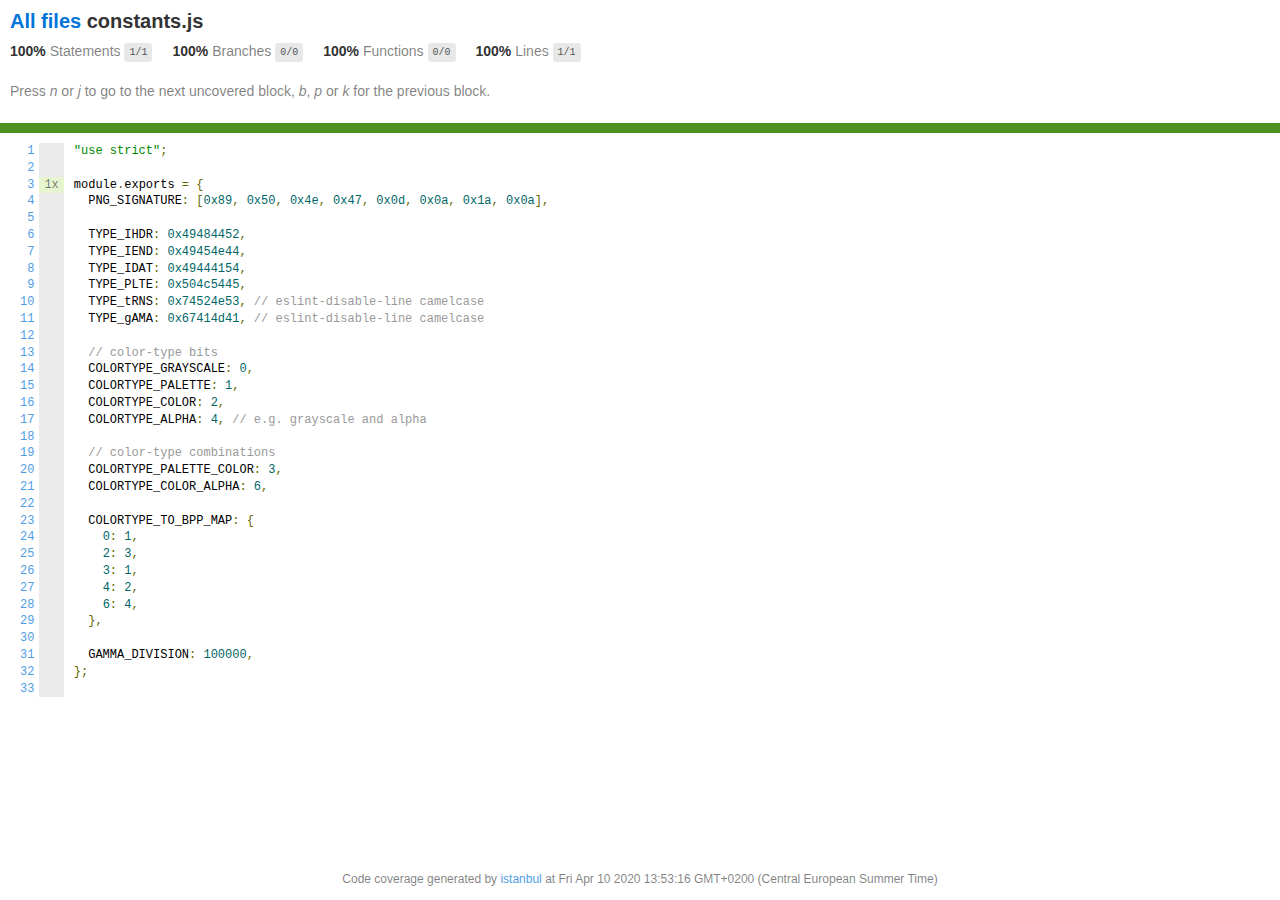
<file: email-sender/node_modules/pngjs/coverage/lcov-report/constants.js.html>
<!doctype html>
<html lang="en">

<head>
    <title>Code coverage report for constants.js</title>
    <meta charset="utf-8" />
    <link rel="stylesheet" href="prettify.css" />
    <link rel="stylesheet" href="base.css" />
    <link rel="shortcut icon" type="image/x-icon" href="favicon.png" />
    <meta name="viewport" content="width=device-width, initial-scale=1" />
    <style type='text/css'>
        .coverage-summary .sorter {
            background-image: url(sort-arrow-sprite.png);
        }
    </style>
</head>
    
<body>
<div class='wrapper'>
    <div class='pad1'>
        <h1><a href="index.html">All files</a> constants.js</h1>
        <div class='clearfix'>
            
            <div class='fl pad1y space-right2'>
                <span class="strong">100% </span>
                <span class="quiet">Statements</span>
                <span class='fraction'>1/1</span>
            </div>
        
            
            <div class='fl pad1y space-right2'>
                <span class="strong">100% </span>
                <span class="quiet">Branches</span>
                <span class='fraction'>0/0</span>
            </div>
        
            
            <div class='fl pad1y space-right2'>
                <span class="strong">100% </span>
                <span class="quiet">Functions</span>
                <span class='fraction'>0/0</span>
            </div>
        
            
            <div class='fl pad1y space-right2'>
                <span class="strong">100% </span>
                <span class="quiet">Lines</span>
                <span class='fraction'>1/1</span>
            </div>
        
            
        </div>
        <p class="quiet">
            Press <em>n</em> or <em>j</em> to go to the next uncovered block, <em>b</em>, <em>p</em> or <em>k</em> for the previous block.
        </p>
    </div>
    <div class='status-line high'></div>
    <pre><table class="coverage">
<tr><td class="line-count quiet"><a name='L1'></a><a href='#L1'>1</a>
<a name='L2'></a><a href='#L2'>2</a>
<a name='L3'></a><a href='#L3'>3</a>
<a name='L4'></a><a href='#L4'>4</a>
<a name='L5'></a><a href='#L5'>5</a>
<a name='L6'></a><a href='#L6'>6</a>
<a name='L7'></a><a href='#L7'>7</a>
<a name='L8'></a><a href='#L8'>8</a>
<a name='L9'></a><a href='#L9'>9</a>
<a name='L10'></a><a href='#L10'>10</a>
<a name='L11'></a><a href='#L11'>11</a>
<a name='L12'></a><a href='#L12'>12</a>
<a name='L13'></a><a href='#L13'>13</a>
<a name='L14'></a><a href='#L14'>14</a>
<a name='L15'></a><a href='#L15'>15</a>
<a name='L16'></a><a href='#L16'>16</a>
<a name='L17'></a><a href='#L17'>17</a>
<a name='L18'></a><a href='#L18'>18</a>
<a name='L19'></a><a href='#L19'>19</a>
<a name='L20'></a><a href='#L20'>20</a>
<a name='L21'></a><a href='#L21'>21</a>
<a name='L22'></a><a href='#L22'>22</a>
<a name='L23'></a><a href='#L23'>23</a>
<a name='L24'></a><a href='#L24'>24</a>
<a name='L25'></a><a href='#L25'>25</a>
<a name='L26'></a><a href='#L26'>26</a>
<a name='L27'></a><a href='#L27'>27</a>
<a name='L28'></a><a href='#L28'>28</a>
<a name='L29'></a><a href='#L29'>29</a>
<a name='L30'></a><a href='#L30'>30</a>
<a name='L31'></a><a href='#L31'>31</a>
<a name='L32'></a><a href='#L32'>32</a>
<a name='L33'></a><a href='#L33'>33</a></td><td class="line-coverage quiet"><span class="cline-any cline-neutral">&nbsp;</span>
<span class="cline-any cline-neutral">&nbsp;</span>
<span class="cline-any cline-yes">1x</span>
<span class="cline-any cline-neutral">&nbsp;</span>
<span class="cline-any cline-neutral">&nbsp;</span>
<span class="cline-any cline-neutral">&nbsp;</span>
<span class="cline-any cline-neutral">&nbsp;</span>
<span class="cline-any cline-neutral">&nbsp;</span>
<span class="cline-any cline-neutral">&nbsp;</span>
<span class="cline-any cline-neutral">&nbsp;</span>
<span class="cline-any cline-neutral">&nbsp;</span>
<span class="cline-any cline-neutral">&nbsp;</span>
<span class="cline-any cline-neutral">&nbsp;</span>
<span class="cline-any cline-neutral">&nbsp;</span>
<span class="cline-any cline-neutral">&nbsp;</span>
<span class="cline-any cline-neutral">&nbsp;</span>
<span class="cline-any cline-neutral">&nbsp;</span>
<span class="cline-any cline-neutral">&nbsp;</span>
<span class="cline-any cline-neutral">&nbsp;</span>
<span class="cline-any cline-neutral">&nbsp;</span>
<span class="cline-any cline-neutral">&nbsp;</span>
<span class="cline-any cline-neutral">&nbsp;</span>
<span class="cline-any cline-neutral">&nbsp;</span>
<span class="cline-any cline-neutral">&nbsp;</span>
<span class="cline-any cline-neutral">&nbsp;</span>
<span class="cline-any cline-neutral">&nbsp;</span>
<span class="cline-any cline-neutral">&nbsp;</span>
<span class="cline-any cline-neutral">&nbsp;</span>
<span class="cline-any cline-neutral">&nbsp;</span>
<span class="cline-any cline-neutral">&nbsp;</span>
<span class="cline-any cline-neutral">&nbsp;</span>
<span class="cline-any cline-neutral">&nbsp;</span>
<span class="cline-any cline-neutral">&nbsp;</span></td><td class="text"><pre class="prettyprint lang-js">"use strict";
&nbsp;
module.exports = {
  PNG_SIGNATURE: [0x89, 0x50, 0x4e, 0x47, 0x0d, 0x0a, 0x1a, 0x0a],
&nbsp;
  TYPE_IHDR: 0x49484452,
  TYPE_IEND: 0x49454e44,
  TYPE_IDAT: 0x49444154,
  TYPE_PLTE: 0x504c5445,
  TYPE_tRNS: 0x74524e53, // eslint-disable-line camelcase
  TYPE_gAMA: 0x67414d41, // eslint-disable-line camelcase
&nbsp;
  // color-type bits
  COLORTYPE_GRAYSCALE: 0,
  COLORTYPE_PALETTE: 1,
  COLORTYPE_COLOR: 2,
  COLORTYPE_ALPHA: 4, // e.g. grayscale and alpha
&nbsp;
  // color-type combinations
  COLORTYPE_PALETTE_COLOR: 3,
  COLORTYPE_COLOR_ALPHA: 6,
&nbsp;
  COLORTYPE_TO_BPP_MAP: {
    0: 1,
    2: 3,
    3: 1,
    4: 2,
    6: 4,
  },
&nbsp;
  GAMMA_DIVISION: 100000,
};
&nbsp;</pre></td></tr></table></pre>

                <div class='push'></div><!-- for sticky footer -->
            </div><!-- /wrapper -->
            <div class='footer quiet pad2 space-top1 center small'>
                Code coverage generated by
                <a href="https://istanbul.js.org/" target="_blank">istanbul</a>
                at Fri Apr 10 2020 13:53:16 GMT+0200 (Central European Summer Time)
            </div>
        </div>
        <script src="prettify.js"></script>
        <script>
            window.onload = function () {
                prettyPrint();
            };
        </script>
        <script src="sorter.js"></script>
        <script src="block-navigation.js"></script>
    </body>
</html>
</file>
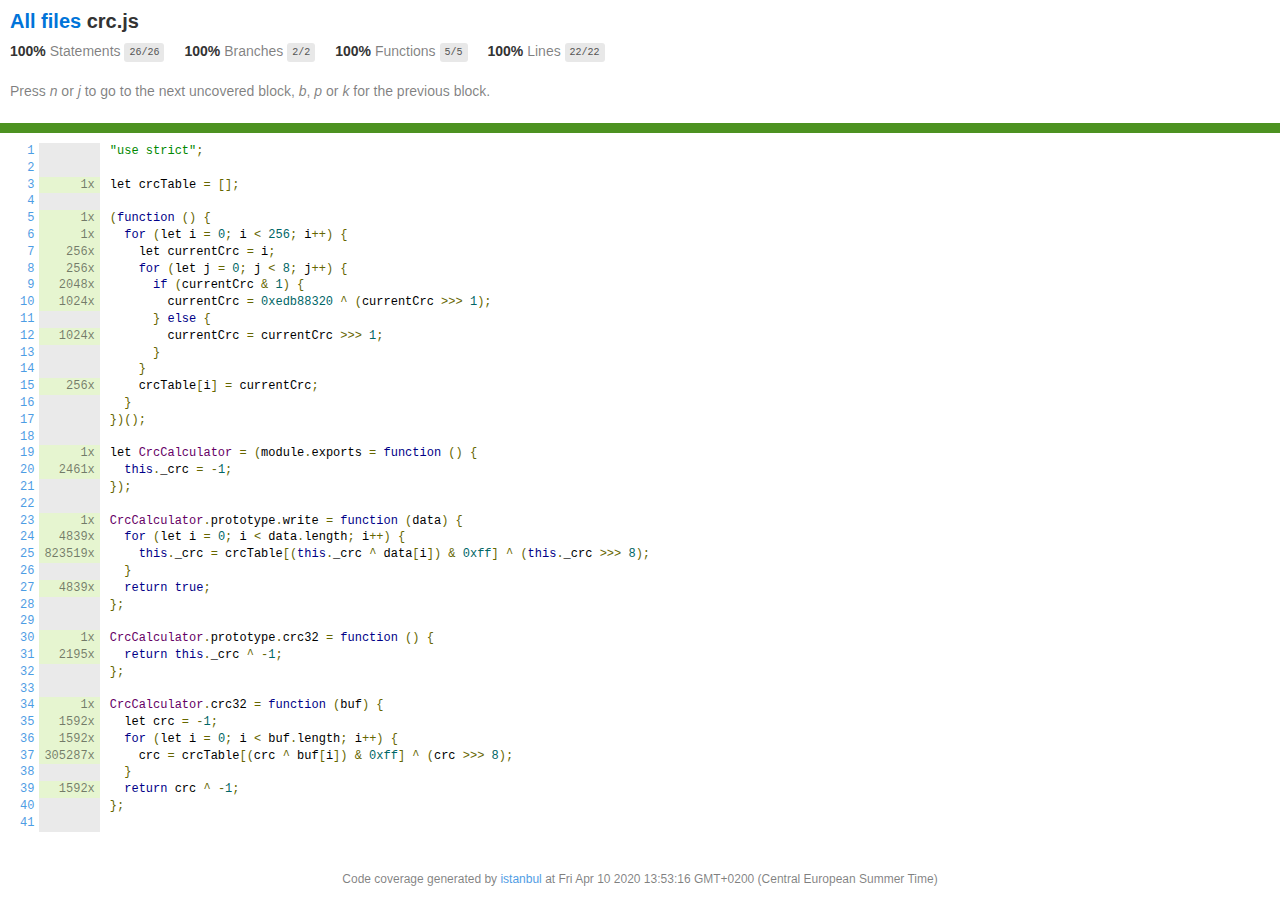
<file: email-sender/node_modules/pngjs/coverage/lcov-report/crc.js.html>
<!doctype html>
<html lang="en">

<head>
    <title>Code coverage report for crc.js</title>
    <meta charset="utf-8" />
    <link rel="stylesheet" href="prettify.css" />
    <link rel="stylesheet" href="base.css" />
    <link rel="shortcut icon" type="image/x-icon" href="favicon.png" />
    <meta name="viewport" content="width=device-width, initial-scale=1" />
    <style type='text/css'>
        .coverage-summary .sorter {
            background-image: url(sort-arrow-sprite.png);
        }
    </style>
</head>
    
<body>
<div class='wrapper'>
    <div class='pad1'>
        <h1><a href="index.html">All files</a> crc.js</h1>
        <div class='clearfix'>
            
            <div class='fl pad1y space-right2'>
                <span class="strong">100% </span>
                <span class="quiet">Statements</span>
                <span class='fraction'>26/26</span>
            </div>
        
            
            <div class='fl pad1y space-right2'>
                <span class="strong">100% </span>
                <span class="quiet">Branches</span>
                <span class='fraction'>2/2</span>
            </div>
        
            
            <div class='fl pad1y space-right2'>
                <span class="strong">100% </span>
                <span class="quiet">Functions</span>
                <span class='fraction'>5/5</span>
            </div>
        
            
            <div class='fl pad1y space-right2'>
                <span class="strong">100% </span>
                <span class="quiet">Lines</span>
                <span class='fraction'>22/22</span>
            </div>
        
            
        </div>
        <p class="quiet">
            Press <em>n</em> or <em>j</em> to go to the next uncovered block, <em>b</em>, <em>p</em> or <em>k</em> for the previous block.
        </p>
    </div>
    <div class='status-line high'></div>
    <pre><table class="coverage">
<tr><td class="line-count quiet"><a name='L1'></a><a href='#L1'>1</a>
<a name='L2'></a><a href='#L2'>2</a>
<a name='L3'></a><a href='#L3'>3</a>
<a name='L4'></a><a href='#L4'>4</a>
<a name='L5'></a><a href='#L5'>5</a>
<a name='L6'></a><a href='#L6'>6</a>
<a name='L7'></a><a href='#L7'>7</a>
<a name='L8'></a><a href='#L8'>8</a>
<a name='L9'></a><a href='#L9'>9</a>
<a name='L10'></a><a href='#L10'>10</a>
<a name='L11'></a><a href='#L11'>11</a>
<a name='L12'></a><a href='#L12'>12</a>
<a name='L13'></a><a href='#L13'>13</a>
<a name='L14'></a><a href='#L14'>14</a>
<a name='L15'></a><a href='#L15'>15</a>
<a name='L16'></a><a href='#L16'>16</a>
<a name='L17'></a><a href='#L17'>17</a>
<a name='L18'></a><a href='#L18'>18</a>
<a name='L19'></a><a href='#L19'>19</a>
<a name='L20'></a><a href='#L20'>20</a>
<a name='L21'></a><a href='#L21'>21</a>
<a name='L22'></a><a href='#L22'>22</a>
<a name='L23'></a><a href='#L23'>23</a>
<a name='L24'></a><a href='#L24'>24</a>
<a name='L25'></a><a href='#L25'>25</a>
<a name='L26'></a><a href='#L26'>26</a>
<a name='L27'></a><a href='#L27'>27</a>
<a name='L28'></a><a href='#L28'>28</a>
<a name='L29'></a><a href='#L29'>29</a>
<a name='L30'></a><a href='#L30'>30</a>
<a name='L31'></a><a href='#L31'>31</a>
<a name='L32'></a><a href='#L32'>32</a>
<a name='L33'></a><a href='#L33'>33</a>
<a name='L34'></a><a href='#L34'>34</a>
<a name='L35'></a><a href='#L35'>35</a>
<a name='L36'></a><a href='#L36'>36</a>
<a name='L37'></a><a href='#L37'>37</a>
<a name='L38'></a><a href='#L38'>38</a>
<a name='L39'></a><a href='#L39'>39</a>
<a name='L40'></a><a href='#L40'>40</a>
<a name='L41'></a><a href='#L41'>41</a></td><td class="line-coverage quiet"><span class="cline-any cline-neutral">&nbsp;</span>
<span class="cline-any cline-neutral">&nbsp;</span>
<span class="cline-any cline-yes">1x</span>
<span class="cline-any cline-neutral">&nbsp;</span>
<span class="cline-any cline-yes">1x</span>
<span class="cline-any cline-yes">1x</span>
<span class="cline-any cline-yes">256x</span>
<span class="cline-any cline-yes">256x</span>
<span class="cline-any cline-yes">2048x</span>
<span class="cline-any cline-yes">1024x</span>
<span class="cline-any cline-neutral">&nbsp;</span>
<span class="cline-any cline-yes">1024x</span>
<span class="cline-any cline-neutral">&nbsp;</span>
<span class="cline-any cline-neutral">&nbsp;</span>
<span class="cline-any cline-yes">256x</span>
<span class="cline-any cline-neutral">&nbsp;</span>
<span class="cline-any cline-neutral">&nbsp;</span>
<span class="cline-any cline-neutral">&nbsp;</span>
<span class="cline-any cline-yes">1x</span>
<span class="cline-any cline-yes">2461x</span>
<span class="cline-any cline-neutral">&nbsp;</span>
<span class="cline-any cline-neutral">&nbsp;</span>
<span class="cline-any cline-yes">1x</span>
<span class="cline-any cline-yes">4839x</span>
<span class="cline-any cline-yes">823519x</span>
<span class="cline-any cline-neutral">&nbsp;</span>
<span class="cline-any cline-yes">4839x</span>
<span class="cline-any cline-neutral">&nbsp;</span>
<span class="cline-any cline-neutral">&nbsp;</span>
<span class="cline-any cline-yes">1x</span>
<span class="cline-any cline-yes">2195x</span>
<span class="cline-any cline-neutral">&nbsp;</span>
<span class="cline-any cline-neutral">&nbsp;</span>
<span class="cline-any cline-yes">1x</span>
<span class="cline-any cline-yes">1592x</span>
<span class="cline-any cline-yes">1592x</span>
<span class="cline-any cline-yes">305287x</span>
<span class="cline-any cline-neutral">&nbsp;</span>
<span class="cline-any cline-yes">1592x</span>
<span class="cline-any cline-neutral">&nbsp;</span>
<span class="cline-any cline-neutral">&nbsp;</span></td><td class="text"><pre class="prettyprint lang-js">"use strict";
&nbsp;
let crcTable = [];
&nbsp;
(function () {
  for (let i = 0; i &lt; 256; i++) {
    let currentCrc = i;
    for (let j = 0; j &lt; 8; j++) {
      if (currentCrc &amp; 1) {
        currentCrc = 0xedb88320 ^ (currentCrc &gt;&gt;&gt; 1);
      } else {
        currentCrc = currentCrc &gt;&gt;&gt; 1;
      }
    }
    crcTable[i] = currentCrc;
  }
})();
&nbsp;
let CrcCalculator = (module.exports = function () {
  this._crc = -1;
});
&nbsp;
CrcCalculator.prototype.write = function (data) {
  for (let i = 0; i &lt; data.length; i++) {
    this._crc = crcTable[(this._crc ^ data[i]) &amp; 0xff] ^ (this._crc &gt;&gt;&gt; 8);
  }
  return true;
};
&nbsp;
CrcCalculator.prototype.crc32 = function () {
  return this._crc ^ -1;
};
&nbsp;
CrcCalculator.crc32 = function (buf) {
  let crc = -1;
  for (let i = 0; i &lt; buf.length; i++) {
    crc = crcTable[(crc ^ buf[i]) &amp; 0xff] ^ (crc &gt;&gt;&gt; 8);
  }
  return crc ^ -1;
};
&nbsp;</pre></td></tr></table></pre>

                <div class='push'></div><!-- for sticky footer -->
            </div><!-- /wrapper -->
            <div class='footer quiet pad2 space-top1 center small'>
                Code coverage generated by
                <a href="https://istanbul.js.org/" target="_blank">istanbul</a>
                at Fri Apr 10 2020 13:53:16 GMT+0200 (Central European Summer Time)
            </div>
        </div>
        <script src="prettify.js"></script>
        <script>
            window.onload = function () {
                prettyPrint();
            };
        </script>
        <script src="sorter.js"></script>
        <script src="block-navigation.js"></script>
    </body>
</html>
</file>
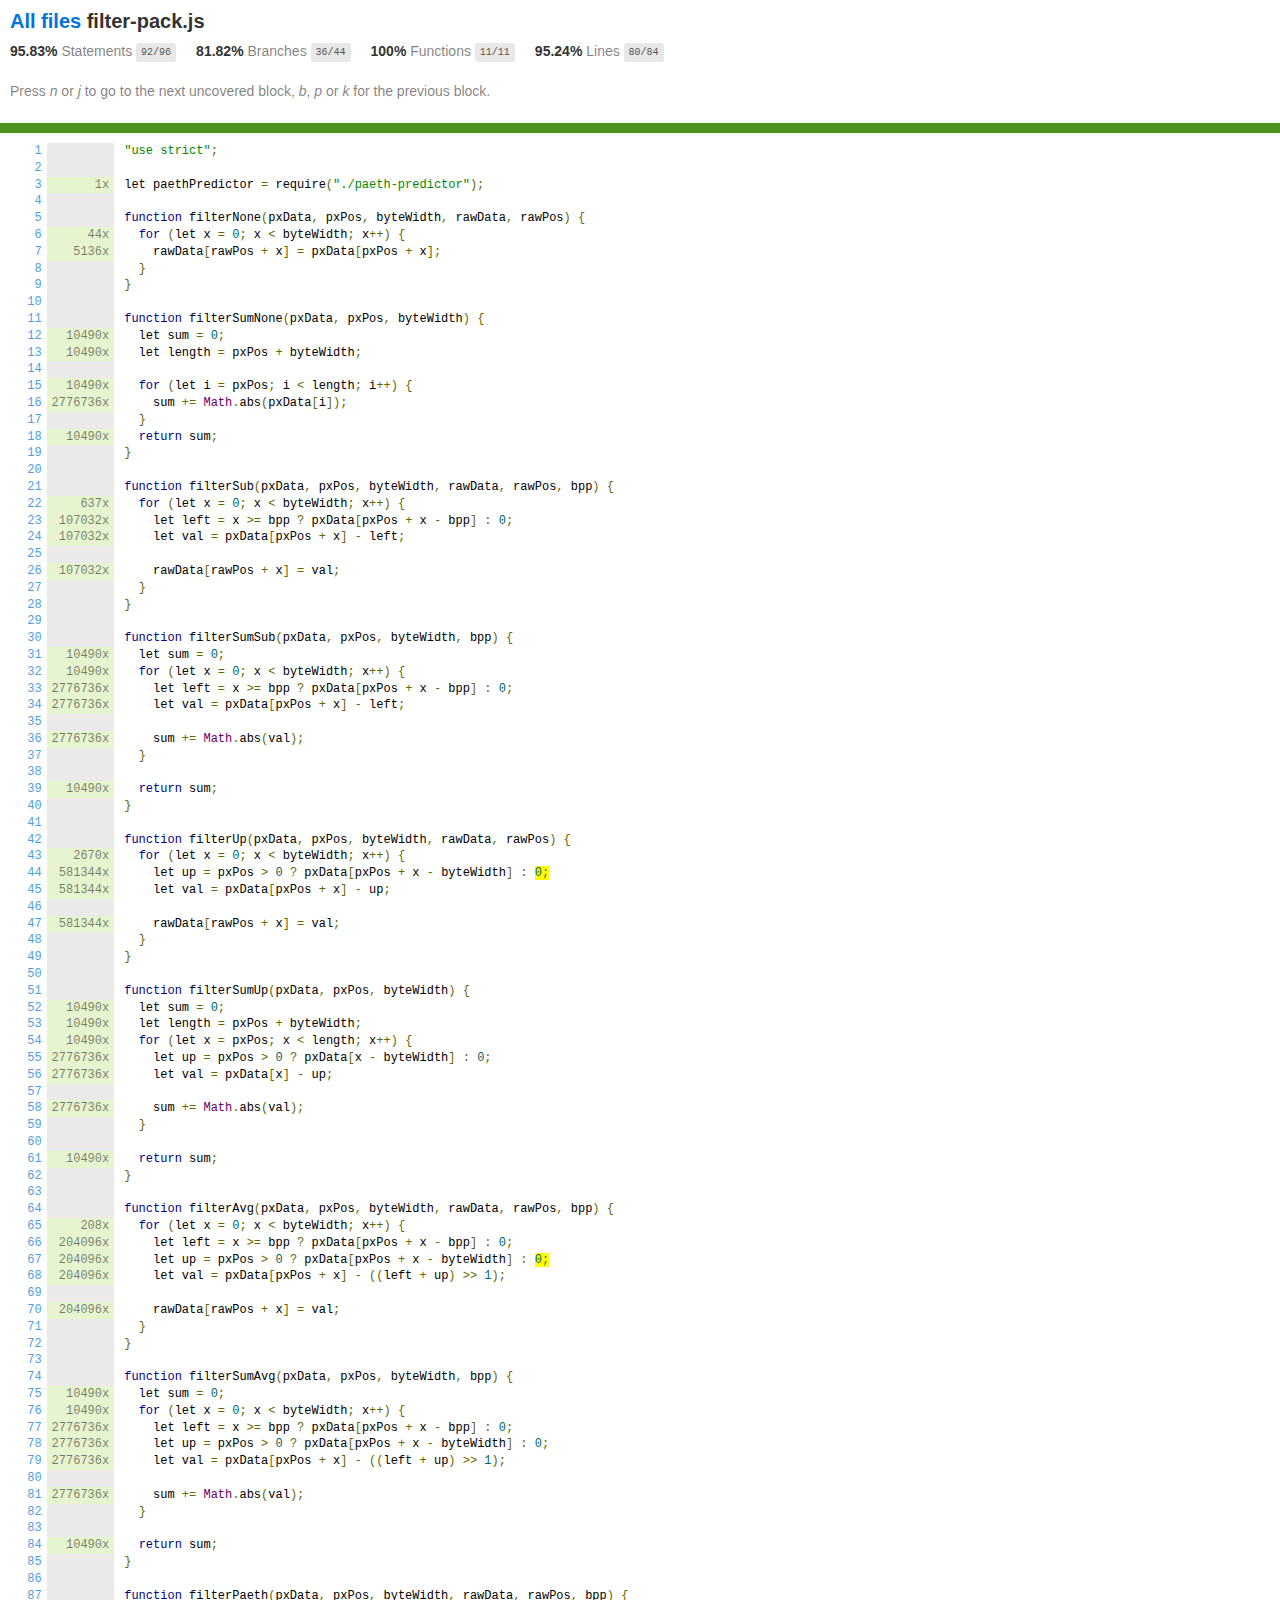
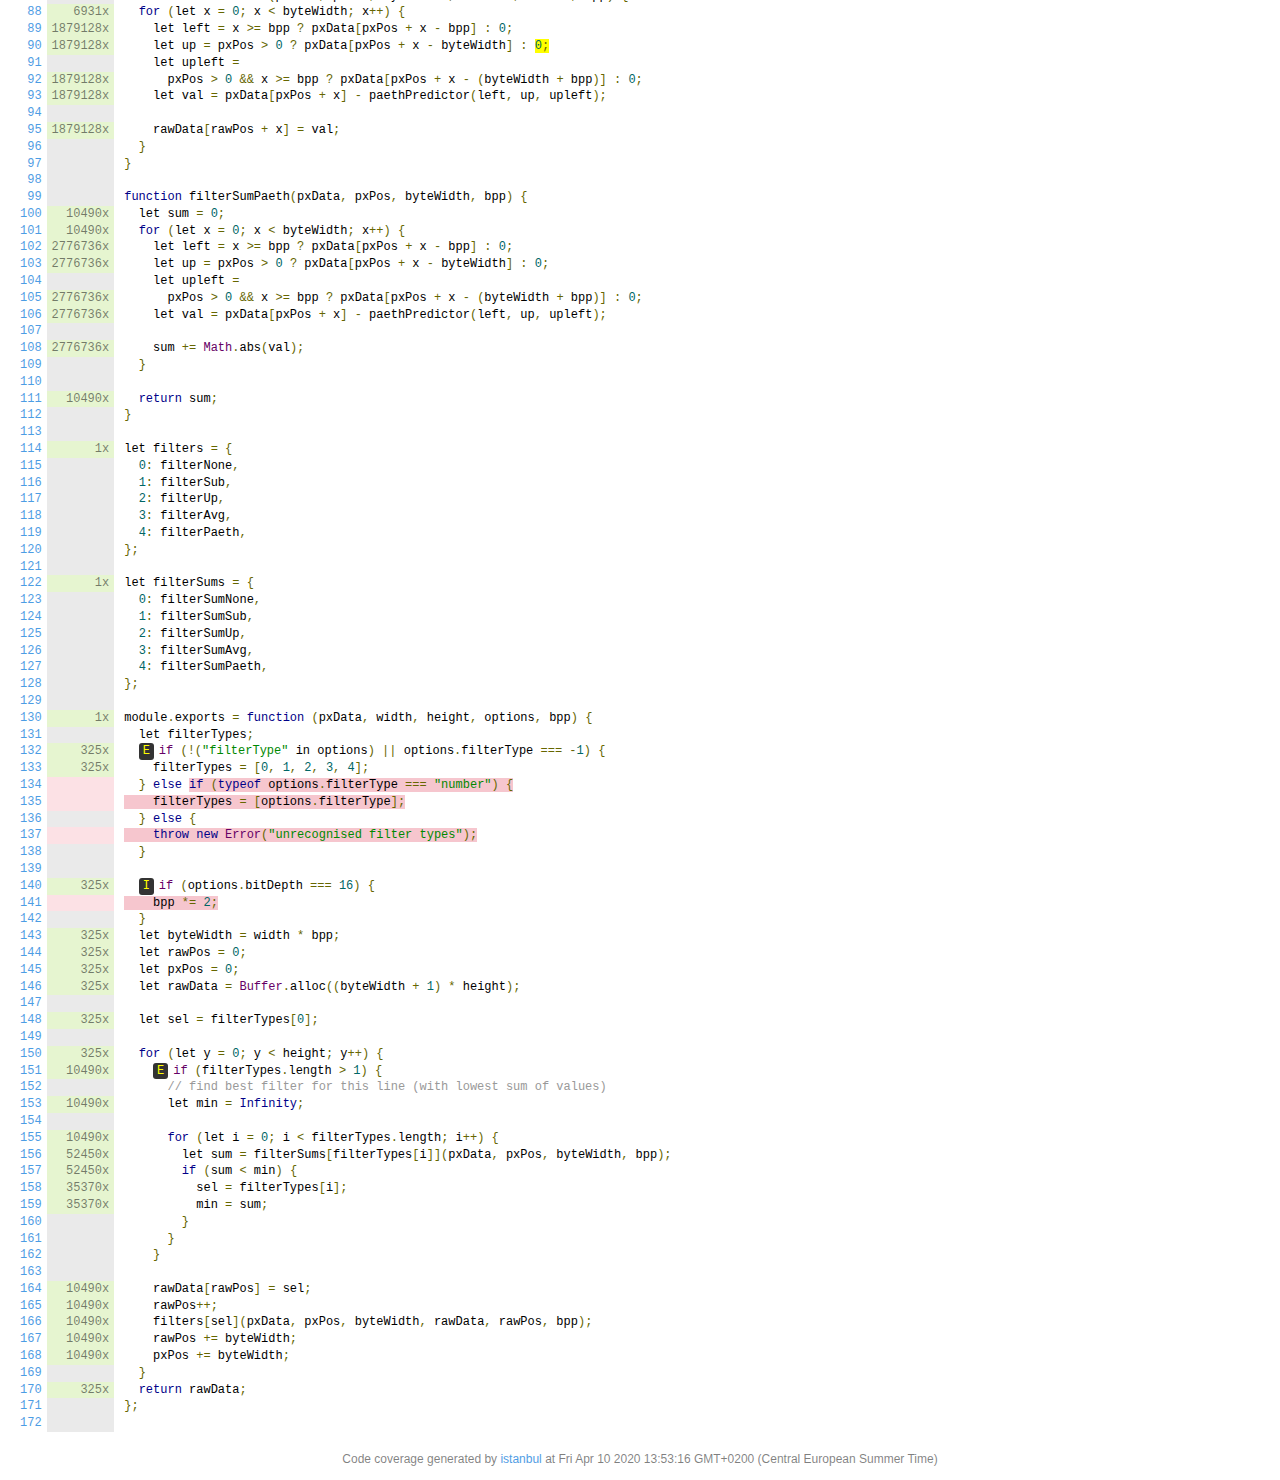
<file: email-sender/node_modules/pngjs/coverage/lcov-report/filter-pack.js.html>
<!doctype html>
<html lang="en">

<head>
    <title>Code coverage report for filter-pack.js</title>
    <meta charset="utf-8" />
    <link rel="stylesheet" href="prettify.css" />
    <link rel="stylesheet" href="base.css" />
    <link rel="shortcut icon" type="image/x-icon" href="favicon.png" />
    <meta name="viewport" content="width=device-width, initial-scale=1" />
    <style type='text/css'>
        .coverage-summary .sorter {
            background-image: url(sort-arrow-sprite.png);
        }
    </style>
</head>
    
<body>
<div class='wrapper'>
    <div class='pad1'>
        <h1><a href="index.html">All files</a> filter-pack.js</h1>
        <div class='clearfix'>
            
            <div class='fl pad1y space-right2'>
                <span class="strong">95.83% </span>
                <span class="quiet">Statements</span>
                <span class='fraction'>92/96</span>
            </div>
        
            
            <div class='fl pad1y space-right2'>
                <span class="strong">81.82% </span>
                <span class="quiet">Branches</span>
                <span class='fraction'>36/44</span>
            </div>
        
            
            <div class='fl pad1y space-right2'>
                <span class="strong">100% </span>
                <span class="quiet">Functions</span>
                <span class='fraction'>11/11</span>
            </div>
        
            
            <div class='fl pad1y space-right2'>
                <span class="strong">95.24% </span>
                <span class="quiet">Lines</span>
                <span class='fraction'>80/84</span>
            </div>
        
            
        </div>
        <p class="quiet">
            Press <em>n</em> or <em>j</em> to go to the next uncovered block, <em>b</em>, <em>p</em> or <em>k</em> for the previous block.
        </p>
    </div>
    <div class='status-line high'></div>
    <pre><table class="coverage">
<tr><td class="line-count quiet"><a name='L1'></a><a href='#L1'>1</a>
<a name='L2'></a><a href='#L2'>2</a>
<a name='L3'></a><a href='#L3'>3</a>
<a name='L4'></a><a href='#L4'>4</a>
<a name='L5'></a><a href='#L5'>5</a>
<a name='L6'></a><a href='#L6'>6</a>
<a name='L7'></a><a href='#L7'>7</a>
<a name='L8'></a><a href='#L8'>8</a>
<a name='L9'></a><a href='#L9'>9</a>
<a name='L10'></a><a href='#L10'>10</a>
<a name='L11'></a><a href='#L11'>11</a>
<a name='L12'></a><a href='#L12'>12</a>
<a name='L13'></a><a href='#L13'>13</a>
<a name='L14'></a><a href='#L14'>14</a>
<a name='L15'></a><a href='#L15'>15</a>
<a name='L16'></a><a href='#L16'>16</a>
<a name='L17'></a><a href='#L17'>17</a>
<a name='L18'></a><a href='#L18'>18</a>
<a name='L19'></a><a href='#L19'>19</a>
<a name='L20'></a><a href='#L20'>20</a>
<a name='L21'></a><a href='#L21'>21</a>
<a name='L22'></a><a href='#L22'>22</a>
<a name='L23'></a><a href='#L23'>23</a>
<a name='L24'></a><a href='#L24'>24</a>
<a name='L25'></a><a href='#L25'>25</a>
<a name='L26'></a><a href='#L26'>26</a>
<a name='L27'></a><a href='#L27'>27</a>
<a name='L28'></a><a href='#L28'>28</a>
<a name='L29'></a><a href='#L29'>29</a>
<a name='L30'></a><a href='#L30'>30</a>
<a name='L31'></a><a href='#L31'>31</a>
<a name='L32'></a><a href='#L32'>32</a>
<a name='L33'></a><a href='#L33'>33</a>
<a name='L34'></a><a href='#L34'>34</a>
<a name='L35'></a><a href='#L35'>35</a>
<a name='L36'></a><a href='#L36'>36</a>
<a name='L37'></a><a href='#L37'>37</a>
<a name='L38'></a><a href='#L38'>38</a>
<a name='L39'></a><a href='#L39'>39</a>
<a name='L40'></a><a href='#L40'>40</a>
<a name='L41'></a><a href='#L41'>41</a>
<a name='L42'></a><a href='#L42'>42</a>
<a name='L43'></a><a href='#L43'>43</a>
<a name='L44'></a><a href='#L44'>44</a>
<a name='L45'></a><a href='#L45'>45</a>
<a name='L46'></a><a href='#L46'>46</a>
<a name='L47'></a><a href='#L47'>47</a>
<a name='L48'></a><a href='#L48'>48</a>
<a name='L49'></a><a href='#L49'>49</a>
<a name='L50'></a><a href='#L50'>50</a>
<a name='L51'></a><a href='#L51'>51</a>
<a name='L52'></a><a href='#L52'>52</a>
<a name='L53'></a><a href='#L53'>53</a>
<a name='L54'></a><a href='#L54'>54</a>
<a name='L55'></a><a href='#L55'>55</a>
<a name='L56'></a><a href='#L56'>56</a>
<a name='L57'></a><a href='#L57'>57</a>
<a name='L58'></a><a href='#L58'>58</a>
<a name='L59'></a><a href='#L59'>59</a>
<a name='L60'></a><a href='#L60'>60</a>
<a name='L61'></a><a href='#L61'>61</a>
<a name='L62'></a><a href='#L62'>62</a>
<a name='L63'></a><a href='#L63'>63</a>
<a name='L64'></a><a href='#L64'>64</a>
<a name='L65'></a><a href='#L65'>65</a>
<a name='L66'></a><a href='#L66'>66</a>
<a name='L67'></a><a href='#L67'>67</a>
<a name='L68'></a><a href='#L68'>68</a>
<a name='L69'></a><a href='#L69'>69</a>
<a name='L70'></a><a href='#L70'>70</a>
<a name='L71'></a><a href='#L71'>71</a>
<a name='L72'></a><a href='#L72'>72</a>
<a name='L73'></a><a href='#L73'>73</a>
<a name='L74'></a><a href='#L74'>74</a>
<a name='L75'></a><a href='#L75'>75</a>
<a name='L76'></a><a href='#L76'>76</a>
<a name='L77'></a><a href='#L77'>77</a>
<a name='L78'></a><a href='#L78'>78</a>
<a name='L79'></a><a href='#L79'>79</a>
<a name='L80'></a><a href='#L80'>80</a>
<a name='L81'></a><a href='#L81'>81</a>
<a name='L82'></a><a href='#L82'>82</a>
<a name='L83'></a><a href='#L83'>83</a>
<a name='L84'></a><a href='#L84'>84</a>
<a name='L85'></a><a href='#L85'>85</a>
<a name='L86'></a><a href='#L86'>86</a>
<a name='L87'></a><a href='#L87'>87</a>
<a name='L88'></a><a href='#L88'>88</a>
<a name='L89'></a><a href='#L89'>89</a>
<a name='L90'></a><a href='#L90'>90</a>
<a name='L91'></a><a href='#L91'>91</a>
<a name='L92'></a><a href='#L92'>92</a>
<a name='L93'></a><a href='#L93'>93</a>
<a name='L94'></a><a href='#L94'>94</a>
<a name='L95'></a><a href='#L95'>95</a>
<a name='L96'></a><a href='#L96'>96</a>
<a name='L97'></a><a href='#L97'>97</a>
<a name='L98'></a><a href='#L98'>98</a>
<a name='L99'></a><a href='#L99'>99</a>
<a name='L100'></a><a href='#L100'>100</a>
<a name='L101'></a><a href='#L101'>101</a>
<a name='L102'></a><a href='#L102'>102</a>
<a name='L103'></a><a href='#L103'>103</a>
<a name='L104'></a><a href='#L104'>104</a>
<a name='L105'></a><a href='#L105'>105</a>
<a name='L106'></a><a href='#L106'>106</a>
<a name='L107'></a><a href='#L107'>107</a>
<a name='L108'></a><a href='#L108'>108</a>
<a name='L109'></a><a href='#L109'>109</a>
<a name='L110'></a><a href='#L110'>110</a>
<a name='L111'></a><a href='#L111'>111</a>
<a name='L112'></a><a href='#L112'>112</a>
<a name='L113'></a><a href='#L113'>113</a>
<a name='L114'></a><a href='#L114'>114</a>
<a name='L115'></a><a href='#L115'>115</a>
<a name='L116'></a><a href='#L116'>116</a>
<a name='L117'></a><a href='#L117'>117</a>
<a name='L118'></a><a href='#L118'>118</a>
<a name='L119'></a><a href='#L119'>119</a>
<a name='L120'></a><a href='#L120'>120</a>
<a name='L121'></a><a href='#L121'>121</a>
<a name='L122'></a><a href='#L122'>122</a>
<a name='L123'></a><a href='#L123'>123</a>
<a name='L124'></a><a href='#L124'>124</a>
<a name='L125'></a><a href='#L125'>125</a>
<a name='L126'></a><a href='#L126'>126</a>
<a name='L127'></a><a href='#L127'>127</a>
<a name='L128'></a><a href='#L128'>128</a>
<a name='L129'></a><a href='#L129'>129</a>
<a name='L130'></a><a href='#L130'>130</a>
<a name='L131'></a><a href='#L131'>131</a>
<a name='L132'></a><a href='#L132'>132</a>
<a name='L133'></a><a href='#L133'>133</a>
<a name='L134'></a><a href='#L134'>134</a>
<a name='L135'></a><a href='#L135'>135</a>
<a name='L136'></a><a href='#L136'>136</a>
<a name='L137'></a><a href='#L137'>137</a>
<a name='L138'></a><a href='#L138'>138</a>
<a name='L139'></a><a href='#L139'>139</a>
<a name='L140'></a><a href='#L140'>140</a>
<a name='L141'></a><a href='#L141'>141</a>
<a name='L142'></a><a href='#L142'>142</a>
<a name='L143'></a><a href='#L143'>143</a>
<a name='L144'></a><a href='#L144'>144</a>
<a name='L145'></a><a href='#L145'>145</a>
<a name='L146'></a><a href='#L146'>146</a>
<a name='L147'></a><a href='#L147'>147</a>
<a name='L148'></a><a href='#L148'>148</a>
<a name='L149'></a><a href='#L149'>149</a>
<a name='L150'></a><a href='#L150'>150</a>
<a name='L151'></a><a href='#L151'>151</a>
<a name='L152'></a><a href='#L152'>152</a>
<a name='L153'></a><a href='#L153'>153</a>
<a name='L154'></a><a href='#L154'>154</a>
<a name='L155'></a><a href='#L155'>155</a>
<a name='L156'></a><a href='#L156'>156</a>
<a name='L157'></a><a href='#L157'>157</a>
<a name='L158'></a><a href='#L158'>158</a>
<a name='L159'></a><a href='#L159'>159</a>
<a name='L160'></a><a href='#L160'>160</a>
<a name='L161'></a><a href='#L161'>161</a>
<a name='L162'></a><a href='#L162'>162</a>
<a name='L163'></a><a href='#L163'>163</a>
<a name='L164'></a><a href='#L164'>164</a>
<a name='L165'></a><a href='#L165'>165</a>
<a name='L166'></a><a href='#L166'>166</a>
<a name='L167'></a><a href='#L167'>167</a>
<a name='L168'></a><a href='#L168'>168</a>
<a name='L169'></a><a href='#L169'>169</a>
<a name='L170'></a><a href='#L170'>170</a>
<a name='L171'></a><a href='#L171'>171</a>
<a name='L172'></a><a href='#L172'>172</a></td><td class="line-coverage quiet"><span class="cline-any cline-neutral">&nbsp;</span>
<span class="cline-any cline-neutral">&nbsp;</span>
<span class="cline-any cline-yes">1x</span>
<span class="cline-any cline-neutral">&nbsp;</span>
<span class="cline-any cline-neutral">&nbsp;</span>
<span class="cline-any cline-yes">44x</span>
<span class="cline-any cline-yes">5136x</span>
<span class="cline-any cline-neutral">&nbsp;</span>
<span class="cline-any cline-neutral">&nbsp;</span>
<span class="cline-any cline-neutral">&nbsp;</span>
<span class="cline-any cline-neutral">&nbsp;</span>
<span class="cline-any cline-yes">10490x</span>
<span class="cline-any cline-yes">10490x</span>
<span class="cline-any cline-neutral">&nbsp;</span>
<span class="cline-any cline-yes">10490x</span>
<span class="cline-any cline-yes">2776736x</span>
<span class="cline-any cline-neutral">&nbsp;</span>
<span class="cline-any cline-yes">10490x</span>
<span class="cline-any cline-neutral">&nbsp;</span>
<span class="cline-any cline-neutral">&nbsp;</span>
<span class="cline-any cline-neutral">&nbsp;</span>
<span class="cline-any cline-yes">637x</span>
<span class="cline-any cline-yes">107032x</span>
<span class="cline-any cline-yes">107032x</span>
<span class="cline-any cline-neutral">&nbsp;</span>
<span class="cline-any cline-yes">107032x</span>
<span class="cline-any cline-neutral">&nbsp;</span>
<span class="cline-any cline-neutral">&nbsp;</span>
<span class="cline-any cline-neutral">&nbsp;</span>
<span class="cline-any cline-neutral">&nbsp;</span>
<span class="cline-any cline-yes">10490x</span>
<span class="cline-any cline-yes">10490x</span>
<span class="cline-any cline-yes">2776736x</span>
<span class="cline-any cline-yes">2776736x</span>
<span class="cline-any cline-neutral">&nbsp;</span>
<span class="cline-any cline-yes">2776736x</span>
<span class="cline-any cline-neutral">&nbsp;</span>
<span class="cline-any cline-neutral">&nbsp;</span>
<span class="cline-any cline-yes">10490x</span>
<span class="cline-any cline-neutral">&nbsp;</span>
<span class="cline-any cline-neutral">&nbsp;</span>
<span class="cline-any cline-neutral">&nbsp;</span>
<span class="cline-any cline-yes">2670x</span>
<span class="cline-any cline-yes">581344x</span>
<span class="cline-any cline-yes">581344x</span>
<span class="cline-any cline-neutral">&nbsp;</span>
<span class="cline-any cline-yes">581344x</span>
<span class="cline-any cline-neutral">&nbsp;</span>
<span class="cline-any cline-neutral">&nbsp;</span>
<span class="cline-any cline-neutral">&nbsp;</span>
<span class="cline-any cline-neutral">&nbsp;</span>
<span class="cline-any cline-yes">10490x</span>
<span class="cline-any cline-yes">10490x</span>
<span class="cline-any cline-yes">10490x</span>
<span class="cline-any cline-yes">2776736x</span>
<span class="cline-any cline-yes">2776736x</span>
<span class="cline-any cline-neutral">&nbsp;</span>
<span class="cline-any cline-yes">2776736x</span>
<span class="cline-any cline-neutral">&nbsp;</span>
<span class="cline-any cline-neutral">&nbsp;</span>
<span class="cline-any cline-yes">10490x</span>
<span class="cline-any cline-neutral">&nbsp;</span>
<span class="cline-any cline-neutral">&nbsp;</span>
<span class="cline-any cline-neutral">&nbsp;</span>
<span class="cline-any cline-yes">208x</span>
<span class="cline-any cline-yes">204096x</span>
<span class="cline-any cline-yes">204096x</span>
<span class="cline-any cline-yes">204096x</span>
<span class="cline-any cline-neutral">&nbsp;</span>
<span class="cline-any cline-yes">204096x</span>
<span class="cline-any cline-neutral">&nbsp;</span>
<span class="cline-any cline-neutral">&nbsp;</span>
<span class="cline-any cline-neutral">&nbsp;</span>
<span class="cline-any cline-neutral">&nbsp;</span>
<span class="cline-any cline-yes">10490x</span>
<span class="cline-any cline-yes">10490x</span>
<span class="cline-any cline-yes">2776736x</span>
<span class="cline-any cline-yes">2776736x</span>
<span class="cline-any cline-yes">2776736x</span>
<span class="cline-any cline-neutral">&nbsp;</span>
<span class="cline-any cline-yes">2776736x</span>
<span class="cline-any cline-neutral">&nbsp;</span>
<span class="cline-any cline-neutral">&nbsp;</span>
<span class="cline-any cline-yes">10490x</span>
<span class="cline-any cline-neutral">&nbsp;</span>
<span class="cline-any cline-neutral">&nbsp;</span>
<span class="cline-any cline-neutral">&nbsp;</span>
<span class="cline-any cline-yes">6931x</span>
<span class="cline-any cline-yes">1879128x</span>
<span class="cline-any cline-yes">1879128x</span>
<span class="cline-any cline-neutral">&nbsp;</span>
<span class="cline-any cline-yes">1879128x</span>
<span class="cline-any cline-yes">1879128x</span>
<span class="cline-any cline-neutral">&nbsp;</span>
<span class="cline-any cline-yes">1879128x</span>
<span class="cline-any cline-neutral">&nbsp;</span>
<span class="cline-any cline-neutral">&nbsp;</span>
<span class="cline-any cline-neutral">&nbsp;</span>
<span class="cline-any cline-neutral">&nbsp;</span>
<span class="cline-any cline-yes">10490x</span>
<span class="cline-any cline-yes">10490x</span>
<span class="cline-any cline-yes">2776736x</span>
<span class="cline-any cline-yes">2776736x</span>
<span class="cline-any cline-neutral">&nbsp;</span>
<span class="cline-any cline-yes">2776736x</span>
<span class="cline-any cline-yes">2776736x</span>
<span class="cline-any cline-neutral">&nbsp;</span>
<span class="cline-any cline-yes">2776736x</span>
<span class="cline-any cline-neutral">&nbsp;</span>
<span class="cline-any cline-neutral">&nbsp;</span>
<span class="cline-any cline-yes">10490x</span>
<span class="cline-any cline-neutral">&nbsp;</span>
<span class="cline-any cline-neutral">&nbsp;</span>
<span class="cline-any cline-yes">1x</span>
<span class="cline-any cline-neutral">&nbsp;</span>
<span class="cline-any cline-neutral">&nbsp;</span>
<span class="cline-any cline-neutral">&nbsp;</span>
<span class="cline-any cline-neutral">&nbsp;</span>
<span class="cline-any cline-neutral">&nbsp;</span>
<span class="cline-any cline-neutral">&nbsp;</span>
<span class="cline-any cline-neutral">&nbsp;</span>
<span class="cline-any cline-yes">1x</span>
<span class="cline-any cline-neutral">&nbsp;</span>
<span class="cline-any cline-neutral">&nbsp;</span>
<span class="cline-any cline-neutral">&nbsp;</span>
<span class="cline-any cline-neutral">&nbsp;</span>
<span class="cline-any cline-neutral">&nbsp;</span>
<span class="cline-any cline-neutral">&nbsp;</span>
<span class="cline-any cline-neutral">&nbsp;</span>
<span class="cline-any cline-yes">1x</span>
<span class="cline-any cline-neutral">&nbsp;</span>
<span class="cline-any cline-yes">325x</span>
<span class="cline-any cline-yes">325x</span>
<span class="cline-any cline-no">&nbsp;</span>
<span class="cline-any cline-no">&nbsp;</span>
<span class="cline-any cline-neutral">&nbsp;</span>
<span class="cline-any cline-no">&nbsp;</span>
<span class="cline-any cline-neutral">&nbsp;</span>
<span class="cline-any cline-neutral">&nbsp;</span>
<span class="cline-any cline-yes">325x</span>
<span class="cline-any cline-no">&nbsp;</span>
<span class="cline-any cline-neutral">&nbsp;</span>
<span class="cline-any cline-yes">325x</span>
<span class="cline-any cline-yes">325x</span>
<span class="cline-any cline-yes">325x</span>
<span class="cline-any cline-yes">325x</span>
<span class="cline-any cline-neutral">&nbsp;</span>
<span class="cline-any cline-yes">325x</span>
<span class="cline-any cline-neutral">&nbsp;</span>
<span class="cline-any cline-yes">325x</span>
<span class="cline-any cline-yes">10490x</span>
<span class="cline-any cline-neutral">&nbsp;</span>
<span class="cline-any cline-yes">10490x</span>
<span class="cline-any cline-neutral">&nbsp;</span>
<span class="cline-any cline-yes">10490x</span>
<span class="cline-any cline-yes">52450x</span>
<span class="cline-any cline-yes">52450x</span>
<span class="cline-any cline-yes">35370x</span>
<span class="cline-any cline-yes">35370x</span>
<span class="cline-any cline-neutral">&nbsp;</span>
<span class="cline-any cline-neutral">&nbsp;</span>
<span class="cline-any cline-neutral">&nbsp;</span>
<span class="cline-any cline-neutral">&nbsp;</span>
<span class="cline-any cline-yes">10490x</span>
<span class="cline-any cline-yes">10490x</span>
<span class="cline-any cline-yes">10490x</span>
<span class="cline-any cline-yes">10490x</span>
<span class="cline-any cline-yes">10490x</span>
<span class="cline-any cline-neutral">&nbsp;</span>
<span class="cline-any cline-yes">325x</span>
<span class="cline-any cline-neutral">&nbsp;</span>
<span class="cline-any cline-neutral">&nbsp;</span></td><td class="text"><pre class="prettyprint lang-js">"use strict";
&nbsp;
let paethPredictor = require("./paeth-predictor");
&nbsp;
function filterNone(pxData, pxPos, byteWidth, rawData, rawPos) {
  for (let x = 0; x &lt; byteWidth; x++) {
    rawData[rawPos + x] = pxData[pxPos + x];
  }
}
&nbsp;
function filterSumNone(pxData, pxPos, byteWidth) {
  let sum = 0;
  let length = pxPos + byteWidth;
&nbsp;
  for (let i = pxPos; i &lt; length; i++) {
    sum += Math.abs(pxData[i]);
  }
  return sum;
}
&nbsp;
function filterSub(pxData, pxPos, byteWidth, rawData, rawPos, bpp) {
  for (let x = 0; x &lt; byteWidth; x++) {
    let left = x &gt;= bpp ? pxData[pxPos + x - bpp] : 0;
    let val = pxData[pxPos + x] - left;
&nbsp;
    rawData[rawPos + x] = val;
  }
}
&nbsp;
function filterSumSub(pxData, pxPos, byteWidth, bpp) {
  let sum = 0;
  for (let x = 0; x &lt; byteWidth; x++) {
    let left = x &gt;= bpp ? pxData[pxPos + x - bpp] : 0;
    let val = pxData[pxPos + x] - left;
&nbsp;
    sum += Math.abs(val);
  }
&nbsp;
  return sum;
}
&nbsp;
function filterUp(pxData, pxPos, byteWidth, rawData, rawPos) {
  for (let x = 0; x &lt; byteWidth; x++) {
    let up = pxPos &gt; 0 ? pxData[pxPos + x - byteWidth] : <span class="branch-1 cbranch-no" title="branch not covered" >0;</span>
    let val = pxData[pxPos + x] - up;
&nbsp;
    rawData[rawPos + x] = val;
  }
}
&nbsp;
function filterSumUp(pxData, pxPos, byteWidth) {
  let sum = 0;
  let length = pxPos + byteWidth;
  for (let x = pxPos; x &lt; length; x++) {
    let up = pxPos &gt; 0 ? pxData[x - byteWidth] : 0;
    let val = pxData[x] - up;
&nbsp;
    sum += Math.abs(val);
  }
&nbsp;
  return sum;
}
&nbsp;
function filterAvg(pxData, pxPos, byteWidth, rawData, rawPos, bpp) {
  for (let x = 0; x &lt; byteWidth; x++) {
    let left = x &gt;= bpp ? pxData[pxPos + x - bpp] : 0;
    let up = pxPos &gt; 0 ? pxData[pxPos + x - byteWidth] : <span class="branch-1 cbranch-no" title="branch not covered" >0;</span>
    let val = pxData[pxPos + x] - ((left + up) &gt;&gt; 1);
&nbsp;
    rawData[rawPos + x] = val;
  }
}
&nbsp;
function filterSumAvg(pxData, pxPos, byteWidth, bpp) {
  let sum = 0;
  for (let x = 0; x &lt; byteWidth; x++) {
    let left = x &gt;= bpp ? pxData[pxPos + x - bpp] : 0;
    let up = pxPos &gt; 0 ? pxData[pxPos + x - byteWidth] : 0;
    let val = pxData[pxPos + x] - ((left + up) &gt;&gt; 1);
&nbsp;
    sum += Math.abs(val);
  }
&nbsp;
  return sum;
}
&nbsp;
function filterPaeth(pxData, pxPos, byteWidth, rawData, rawPos, bpp) {
  for (let x = 0; x &lt; byteWidth; x++) {
    let left = x &gt;= bpp ? pxData[pxPos + x - bpp] : 0;
    let up = pxPos &gt; 0 ? pxData[pxPos + x - byteWidth] : <span class="branch-1 cbranch-no" title="branch not covered" >0;</span>
    let upleft =
      pxPos &gt; 0 &amp;&amp; x &gt;= bpp ? pxData[pxPos + x - (byteWidth + bpp)] : 0;
    let val = pxData[pxPos + x] - paethPredictor(left, up, upleft);
&nbsp;
    rawData[rawPos + x] = val;
  }
}
&nbsp;
function filterSumPaeth(pxData, pxPos, byteWidth, bpp) {
  let sum = 0;
  for (let x = 0; x &lt; byteWidth; x++) {
    let left = x &gt;= bpp ? pxData[pxPos + x - bpp] : 0;
    let up = pxPos &gt; 0 ? pxData[pxPos + x - byteWidth] : 0;
    let upleft =
      pxPos &gt; 0 &amp;&amp; x &gt;= bpp ? pxData[pxPos + x - (byteWidth + bpp)] : 0;
    let val = pxData[pxPos + x] - paethPredictor(left, up, upleft);
&nbsp;
    sum += Math.abs(val);
  }
&nbsp;
  return sum;
}
&nbsp;
let filters = {
  0: filterNone,
  1: filterSub,
  2: filterUp,
  3: filterAvg,
  4: filterPaeth,
};
&nbsp;
let filterSums = {
  0: filterSumNone,
  1: filterSumSub,
  2: filterSumUp,
  3: filterSumAvg,
  4: filterSumPaeth,
};
&nbsp;
module.exports = function (pxData, width, height, options, bpp) {
  let filterTypes;
  <span class="missing-if-branch" title="else path not taken" >E</span>if (!("filterType" in options) || options.filterType === -1) {
    filterTypes = [0, 1, 2, 3, 4];
  } else <span class="cstat-no" title="statement not covered" >if (typeof options.filterType === "number") {</span>
<span class="cstat-no" title="statement not covered" >    filterTypes = [options.filterType];</span>
  } else {
<span class="cstat-no" title="statement not covered" >    throw new Error("unrecognised filter types");</span>
  }
&nbsp;
  <span class="missing-if-branch" title="if path not taken" >I</span>if (options.bitDepth === 16) {
<span class="cstat-no" title="statement not covered" >    bpp *= 2;</span>
  }
  let byteWidth = width * bpp;
  let rawPos = 0;
  let pxPos = 0;
  let rawData = Buffer.alloc((byteWidth + 1) * height);
&nbsp;
  let sel = filterTypes[0];
&nbsp;
  for (let y = 0; y &lt; height; y++) {
    <span class="missing-if-branch" title="else path not taken" >E</span>if (filterTypes.length &gt; 1) {
      // find best filter for this line (with lowest sum of values)
      let min = Infinity;
&nbsp;
      for (let i = 0; i &lt; filterTypes.length; i++) {
        let sum = filterSums[filterTypes[i]](pxData, pxPos, byteWidth, bpp);
        if (sum &lt; min) {
          sel = filterTypes[i];
          min = sum;
        }
      }
    }
&nbsp;
    rawData[rawPos] = sel;
    rawPos++;
    filters[sel](pxData, pxPos, byteWidth, rawData, rawPos, bpp);
    rawPos += byteWidth;
    pxPos += byteWidth;
  }
  return rawData;
};
&nbsp;</pre></td></tr></table></pre>

                <div class='push'></div><!-- for sticky footer -->
            </div><!-- /wrapper -->
            <div class='footer quiet pad2 space-top1 center small'>
                Code coverage generated by
                <a href="https://istanbul.js.org/" target="_blank">istanbul</a>
                at Fri Apr 10 2020 13:53:16 GMT+0200 (Central European Summer Time)
            </div>
        </div>
        <script src="prettify.js"></script>
        <script>
            window.onload = function () {
                prettyPrint();
            };
        </script>
        <script src="sorter.js"></script>
        <script src="block-navigation.js"></script>
    </body>
</html>
</file>
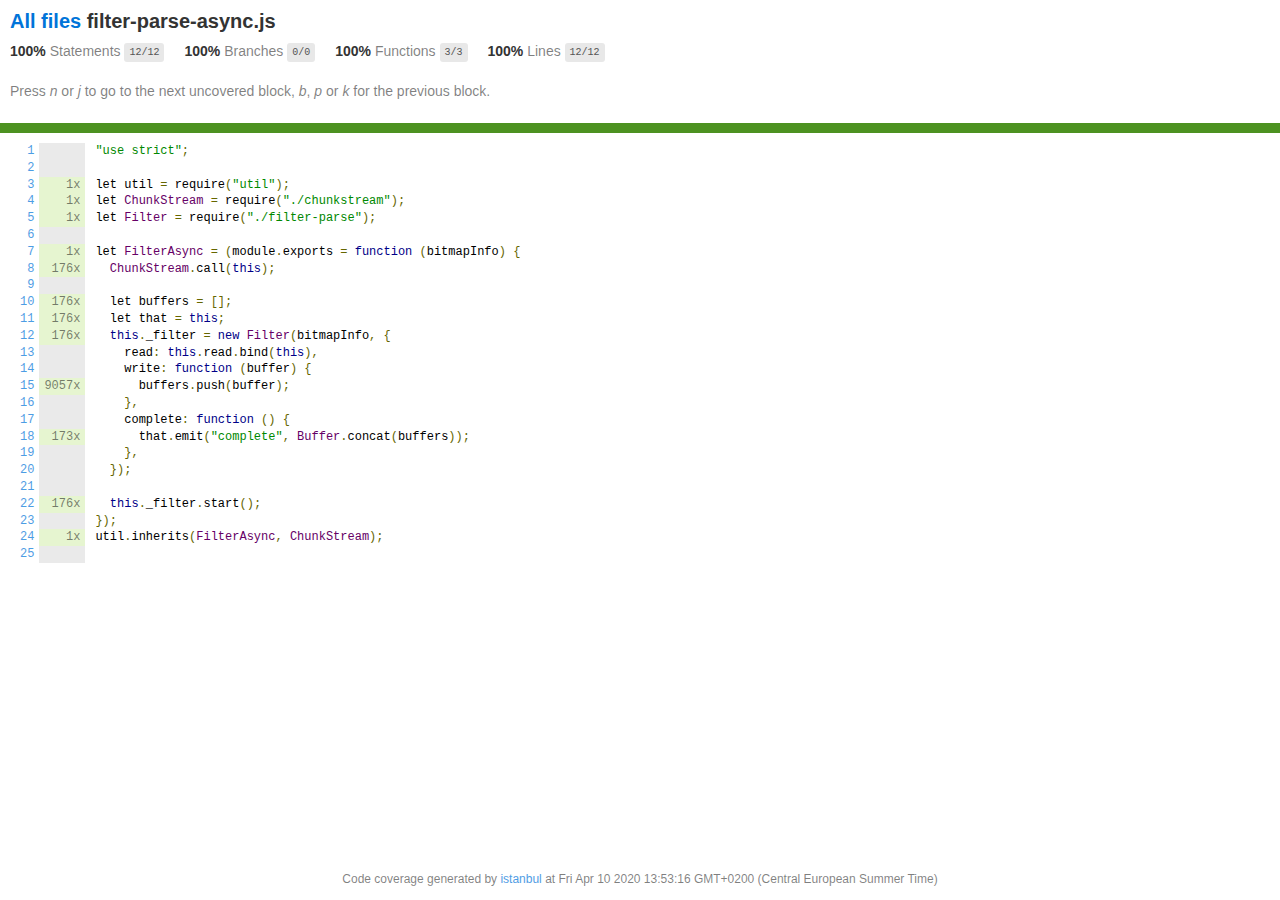
<file: email-sender/node_modules/pngjs/coverage/lcov-report/filter-parse-async.js.html>
<!doctype html>
<html lang="en">

<head>
    <title>Code coverage report for filter-parse-async.js</title>
    <meta charset="utf-8" />
    <link rel="stylesheet" href="prettify.css" />
    <link rel="stylesheet" href="base.css" />
    <link rel="shortcut icon" type="image/x-icon" href="favicon.png" />
    <meta name="viewport" content="width=device-width, initial-scale=1" />
    <style type='text/css'>
        .coverage-summary .sorter {
            background-image: url(sort-arrow-sprite.png);
        }
    </style>
</head>
    
<body>
<div class='wrapper'>
    <div class='pad1'>
        <h1><a href="index.html">All files</a> filter-parse-async.js</h1>
        <div class='clearfix'>
            
            <div class='fl pad1y space-right2'>
                <span class="strong">100% </span>
                <span class="quiet">Statements</span>
                <span class='fraction'>12/12</span>
            </div>
        
            
            <div class='fl pad1y space-right2'>
                <span class="strong">100% </span>
                <span class="quiet">Branches</span>
                <span class='fraction'>0/0</span>
            </div>
        
            
            <div class='fl pad1y space-right2'>
                <span class="strong">100% </span>
                <span class="quiet">Functions</span>
                <span class='fraction'>3/3</span>
            </div>
        
            
            <div class='fl pad1y space-right2'>
                <span class="strong">100% </span>
                <span class="quiet">Lines</span>
                <span class='fraction'>12/12</span>
            </div>
        
            
        </div>
        <p class="quiet">
            Press <em>n</em> or <em>j</em> to go to the next uncovered block, <em>b</em>, <em>p</em> or <em>k</em> for the previous block.
        </p>
    </div>
    <div class='status-line high'></div>
    <pre><table class="coverage">
<tr><td class="line-count quiet"><a name='L1'></a><a href='#L1'>1</a>
<a name='L2'></a><a href='#L2'>2</a>
<a name='L3'></a><a href='#L3'>3</a>
<a name='L4'></a><a href='#L4'>4</a>
<a name='L5'></a><a href='#L5'>5</a>
<a name='L6'></a><a href='#L6'>6</a>
<a name='L7'></a><a href='#L7'>7</a>
<a name='L8'></a><a href='#L8'>8</a>
<a name='L9'></a><a href='#L9'>9</a>
<a name='L10'></a><a href='#L10'>10</a>
<a name='L11'></a><a href='#L11'>11</a>
<a name='L12'></a><a href='#L12'>12</a>
<a name='L13'></a><a href='#L13'>13</a>
<a name='L14'></a><a href='#L14'>14</a>
<a name='L15'></a><a href='#L15'>15</a>
<a name='L16'></a><a href='#L16'>16</a>
<a name='L17'></a><a href='#L17'>17</a>
<a name='L18'></a><a href='#L18'>18</a>
<a name='L19'></a><a href='#L19'>19</a>
<a name='L20'></a><a href='#L20'>20</a>
<a name='L21'></a><a href='#L21'>21</a>
<a name='L22'></a><a href='#L22'>22</a>
<a name='L23'></a><a href='#L23'>23</a>
<a name='L24'></a><a href='#L24'>24</a>
<a name='L25'></a><a href='#L25'>25</a></td><td class="line-coverage quiet"><span class="cline-any cline-neutral">&nbsp;</span>
<span class="cline-any cline-neutral">&nbsp;</span>
<span class="cline-any cline-yes">1x</span>
<span class="cline-any cline-yes">1x</span>
<span class="cline-any cline-yes">1x</span>
<span class="cline-any cline-neutral">&nbsp;</span>
<span class="cline-any cline-yes">1x</span>
<span class="cline-any cline-yes">176x</span>
<span class="cline-any cline-neutral">&nbsp;</span>
<span class="cline-any cline-yes">176x</span>
<span class="cline-any cline-yes">176x</span>
<span class="cline-any cline-yes">176x</span>
<span class="cline-any cline-neutral">&nbsp;</span>
<span class="cline-any cline-neutral">&nbsp;</span>
<span class="cline-any cline-yes">9057x</span>
<span class="cline-any cline-neutral">&nbsp;</span>
<span class="cline-any cline-neutral">&nbsp;</span>
<span class="cline-any cline-yes">173x</span>
<span class="cline-any cline-neutral">&nbsp;</span>
<span class="cline-any cline-neutral">&nbsp;</span>
<span class="cline-any cline-neutral">&nbsp;</span>
<span class="cline-any cline-yes">176x</span>
<span class="cline-any cline-neutral">&nbsp;</span>
<span class="cline-any cline-yes">1x</span>
<span class="cline-any cline-neutral">&nbsp;</span></td><td class="text"><pre class="prettyprint lang-js">"use strict";
&nbsp;
let util = require("util");
let ChunkStream = require("./chunkstream");
let Filter = require("./filter-parse");
&nbsp;
let FilterAsync = (module.exports = function (bitmapInfo) {
  ChunkStream.call(this);
&nbsp;
  let buffers = [];
  let that = this;
  this._filter = new Filter(bitmapInfo, {
    read: this.read.bind(this),
    write: function (buffer) {
      buffers.push(buffer);
    },
    complete: function () {
      that.emit("complete", Buffer.concat(buffers));
    },
  });
&nbsp;
  this._filter.start();
});
util.inherits(FilterAsync, ChunkStream);
&nbsp;</pre></td></tr></table></pre>

                <div class='push'></div><!-- for sticky footer -->
            </div><!-- /wrapper -->
            <div class='footer quiet pad2 space-top1 center small'>
                Code coverage generated by
                <a href="https://istanbul.js.org/" target="_blank">istanbul</a>
                at Fri Apr 10 2020 13:53:16 GMT+0200 (Central European Summer Time)
            </div>
        </div>
        <script src="prettify.js"></script>
        <script>
            window.onload = function () {
                prettyPrint();
            };
        </script>
        <script src="sorter.js"></script>
        <script src="block-navigation.js"></script>
    </body>
</html>
</file>
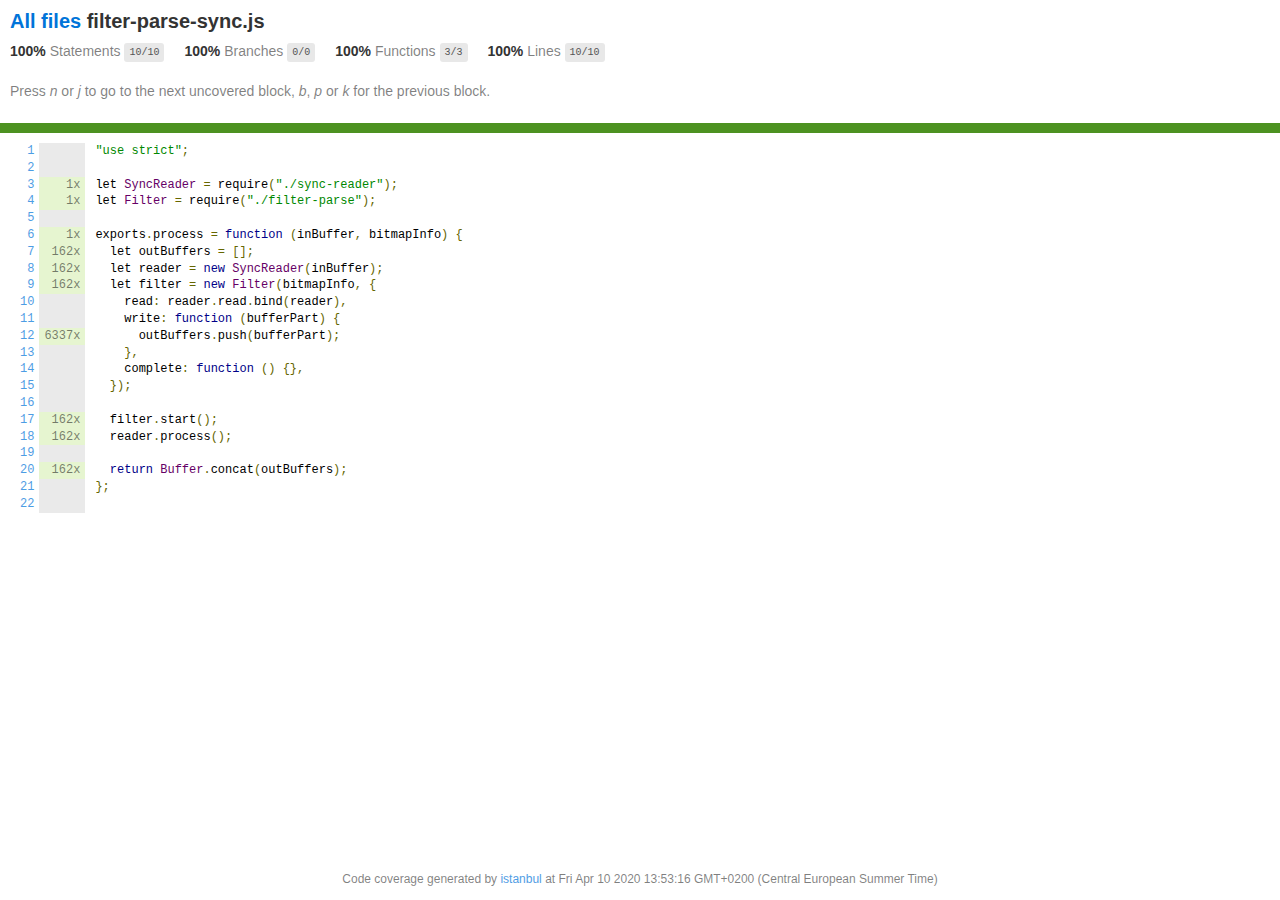
<file: email-sender/node_modules/pngjs/coverage/lcov-report/filter-parse-sync.js.html>
<!doctype html>
<html lang="en">

<head>
    <title>Code coverage report for filter-parse-sync.js</title>
    <meta charset="utf-8" />
    <link rel="stylesheet" href="prettify.css" />
    <link rel="stylesheet" href="base.css" />
    <link rel="shortcut icon" type="image/x-icon" href="favicon.png" />
    <meta name="viewport" content="width=device-width, initial-scale=1" />
    <style type='text/css'>
        .coverage-summary .sorter {
            background-image: url(sort-arrow-sprite.png);
        }
    </style>
</head>
    
<body>
<div class='wrapper'>
    <div class='pad1'>
        <h1><a href="index.html">All files</a> filter-parse-sync.js</h1>
        <div class='clearfix'>
            
            <div class='fl pad1y space-right2'>
                <span class="strong">100% </span>
                <span class="quiet">Statements</span>
                <span class='fraction'>10/10</span>
            </div>
        
            
            <div class='fl pad1y space-right2'>
                <span class="strong">100% </span>
                <span class="quiet">Branches</span>
                <span class='fraction'>0/0</span>
            </div>
        
            
            <div class='fl pad1y space-right2'>
                <span class="strong">100% </span>
                <span class="quiet">Functions</span>
                <span class='fraction'>3/3</span>
            </div>
        
            
            <div class='fl pad1y space-right2'>
                <span class="strong">100% </span>
                <span class="quiet">Lines</span>
                <span class='fraction'>10/10</span>
            </div>
        
            
        </div>
        <p class="quiet">
            Press <em>n</em> or <em>j</em> to go to the next uncovered block, <em>b</em>, <em>p</em> or <em>k</em> for the previous block.
        </p>
    </div>
    <div class='status-line high'></div>
    <pre><table class="coverage">
<tr><td class="line-count quiet"><a name='L1'></a><a href='#L1'>1</a>
<a name='L2'></a><a href='#L2'>2</a>
<a name='L3'></a><a href='#L3'>3</a>
<a name='L4'></a><a href='#L4'>4</a>
<a name='L5'></a><a href='#L5'>5</a>
<a name='L6'></a><a href='#L6'>6</a>
<a name='L7'></a><a href='#L7'>7</a>
<a name='L8'></a><a href='#L8'>8</a>
<a name='L9'></a><a href='#L9'>9</a>
<a name='L10'></a><a href='#L10'>10</a>
<a name='L11'></a><a href='#L11'>11</a>
<a name='L12'></a><a href='#L12'>12</a>
<a name='L13'></a><a href='#L13'>13</a>
<a name='L14'></a><a href='#L14'>14</a>
<a name='L15'></a><a href='#L15'>15</a>
<a name='L16'></a><a href='#L16'>16</a>
<a name='L17'></a><a href='#L17'>17</a>
<a name='L18'></a><a href='#L18'>18</a>
<a name='L19'></a><a href='#L19'>19</a>
<a name='L20'></a><a href='#L20'>20</a>
<a name='L21'></a><a href='#L21'>21</a>
<a name='L22'></a><a href='#L22'>22</a></td><td class="line-coverage quiet"><span class="cline-any cline-neutral">&nbsp;</span>
<span class="cline-any cline-neutral">&nbsp;</span>
<span class="cline-any cline-yes">1x</span>
<span class="cline-any cline-yes">1x</span>
<span class="cline-any cline-neutral">&nbsp;</span>
<span class="cline-any cline-yes">1x</span>
<span class="cline-any cline-yes">162x</span>
<span class="cline-any cline-yes">162x</span>
<span class="cline-any cline-yes">162x</span>
<span class="cline-any cline-neutral">&nbsp;</span>
<span class="cline-any cline-neutral">&nbsp;</span>
<span class="cline-any cline-yes">6337x</span>
<span class="cline-any cline-neutral">&nbsp;</span>
<span class="cline-any cline-neutral">&nbsp;</span>
<span class="cline-any cline-neutral">&nbsp;</span>
<span class="cline-any cline-neutral">&nbsp;</span>
<span class="cline-any cline-yes">162x</span>
<span class="cline-any cline-yes">162x</span>
<span class="cline-any cline-neutral">&nbsp;</span>
<span class="cline-any cline-yes">162x</span>
<span class="cline-any cline-neutral">&nbsp;</span>
<span class="cline-any cline-neutral">&nbsp;</span></td><td class="text"><pre class="prettyprint lang-js">"use strict";
&nbsp;
let SyncReader = require("./sync-reader");
let Filter = require("./filter-parse");
&nbsp;
exports.process = function (inBuffer, bitmapInfo) {
  let outBuffers = [];
  let reader = new SyncReader(inBuffer);
  let filter = new Filter(bitmapInfo, {
    read: reader.read.bind(reader),
    write: function (bufferPart) {
      outBuffers.push(bufferPart);
    },
    complete: function () {},
  });
&nbsp;
  filter.start();
  reader.process();
&nbsp;
  return Buffer.concat(outBuffers);
};
&nbsp;</pre></td></tr></table></pre>

                <div class='push'></div><!-- for sticky footer -->
            </div><!-- /wrapper -->
            <div class='footer quiet pad2 space-top1 center small'>
                Code coverage generated by
                <a href="https://istanbul.js.org/" target="_blank">istanbul</a>
                at Fri Apr 10 2020 13:53:16 GMT+0200 (Central European Summer Time)
            </div>
        </div>
        <script src="prettify.js"></script>
        <script>
            window.onload = function () {
                prettyPrint();
            };
        </script>
        <script src="sorter.js"></script>
        <script src="block-navigation.js"></script>
    </body>
</html>
</file>
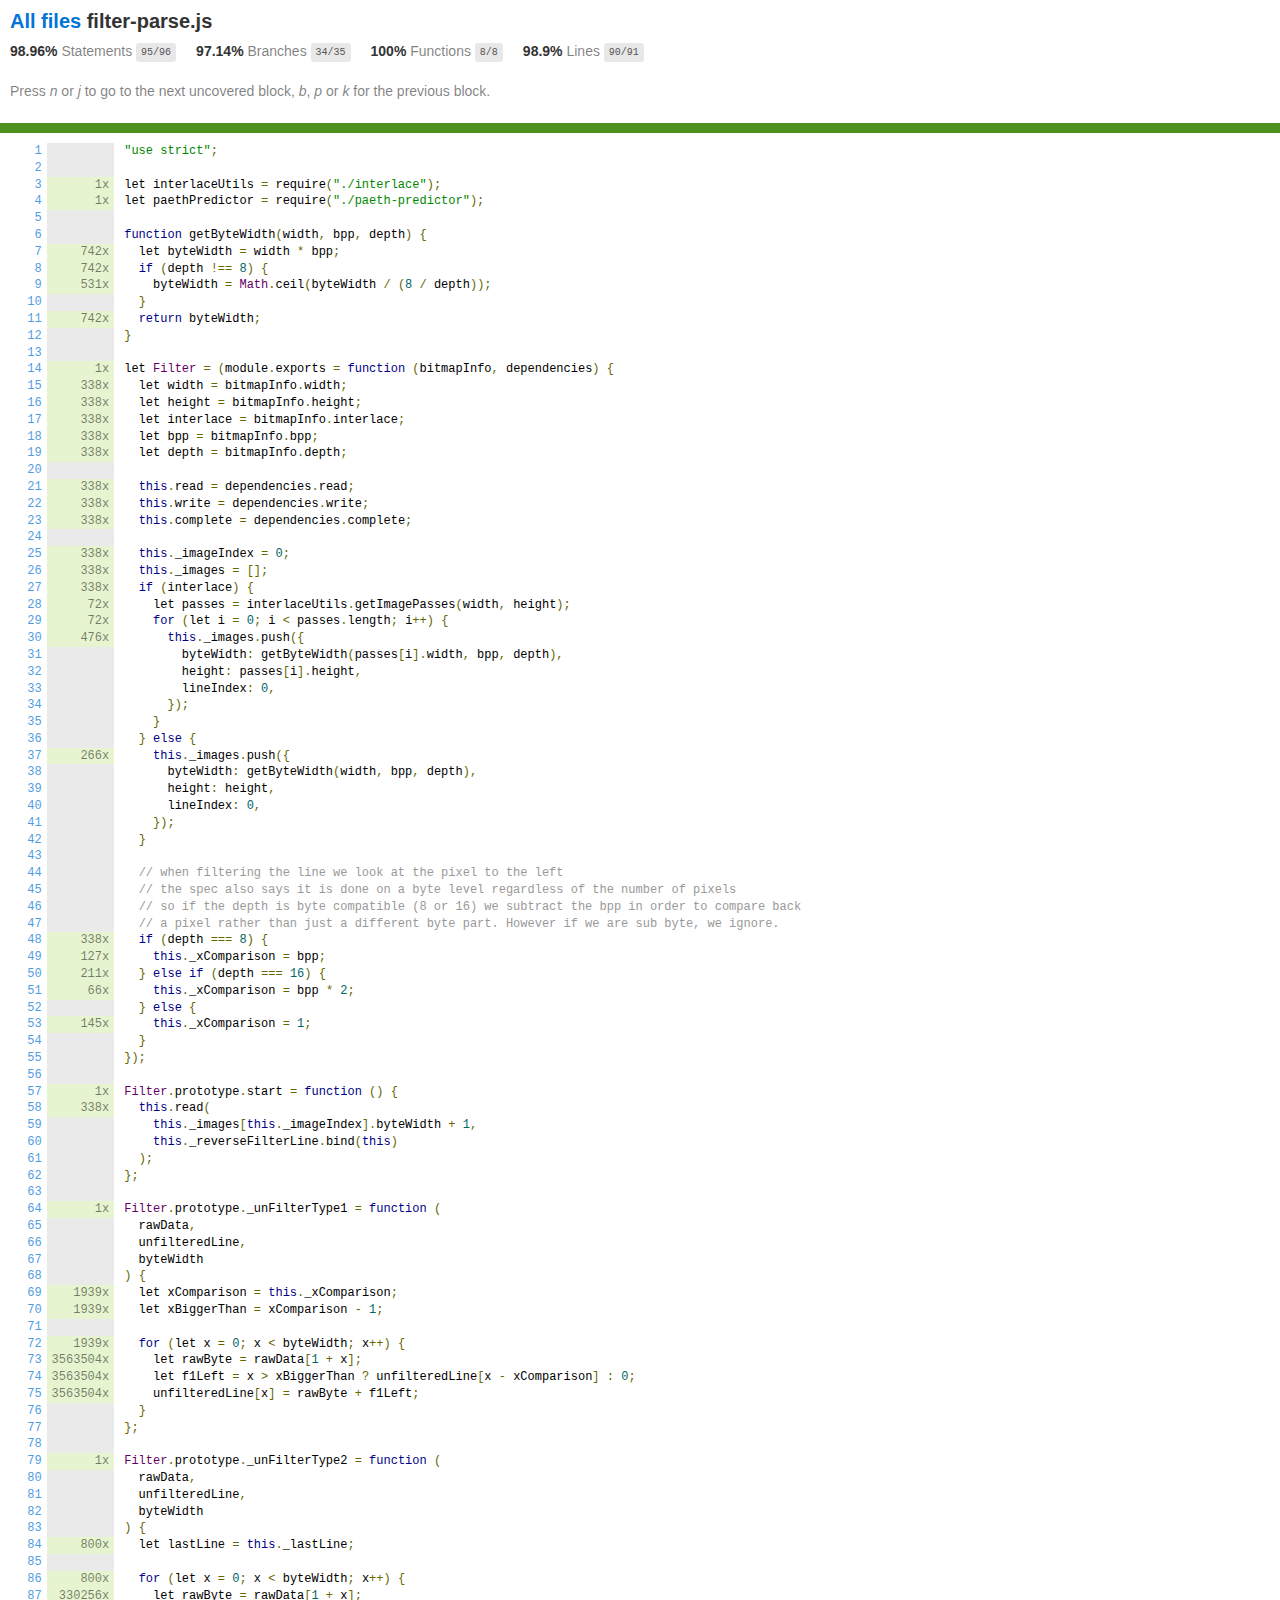
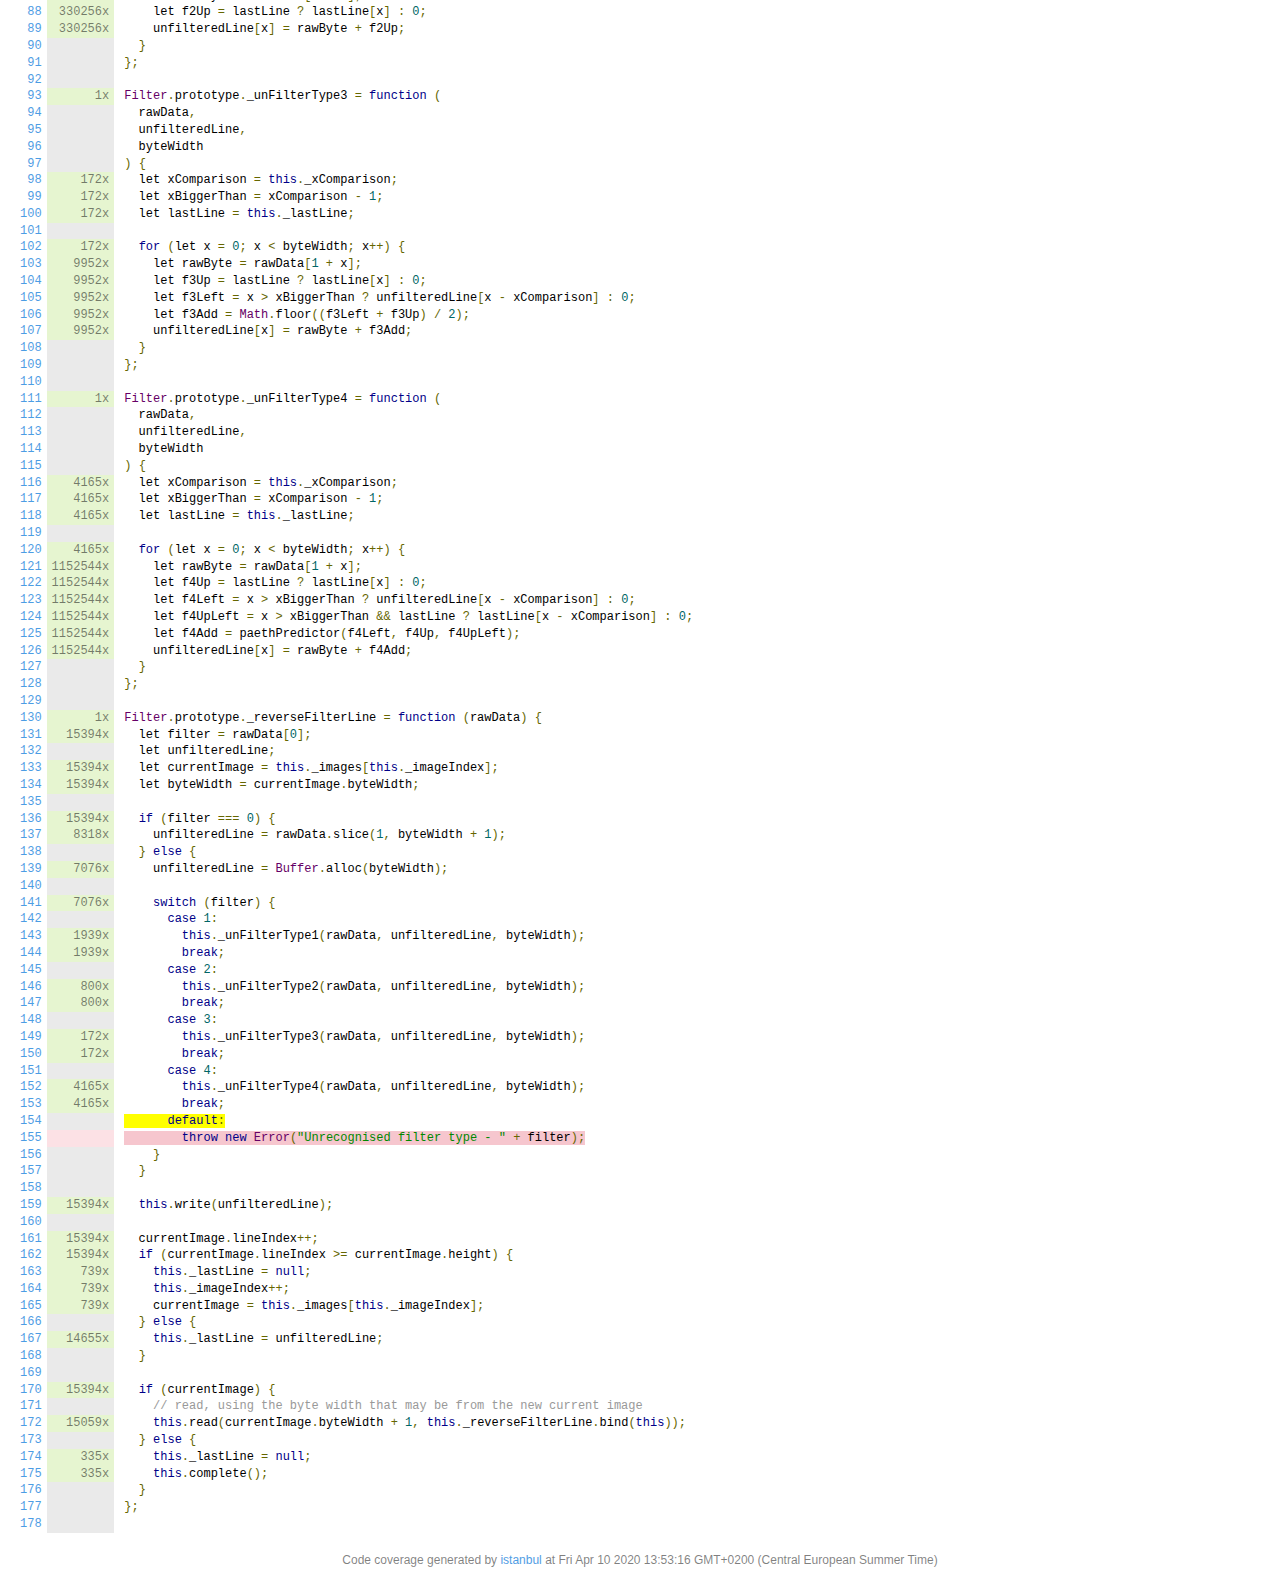
<file: email-sender/node_modules/pngjs/coverage/lcov-report/filter-parse.js.html>
<!doctype html>
<html lang="en">

<head>
    <title>Code coverage report for filter-parse.js</title>
    <meta charset="utf-8" />
    <link rel="stylesheet" href="prettify.css" />
    <link rel="stylesheet" href="base.css" />
    <link rel="shortcut icon" type="image/x-icon" href="favicon.png" />
    <meta name="viewport" content="width=device-width, initial-scale=1" />
    <style type='text/css'>
        .coverage-summary .sorter {
            background-image: url(sort-arrow-sprite.png);
        }
    </style>
</head>
    
<body>
<div class='wrapper'>
    <div class='pad1'>
        <h1><a href="index.html">All files</a> filter-parse.js</h1>
        <div class='clearfix'>
            
            <div class='fl pad1y space-right2'>
                <span class="strong">98.96% </span>
                <span class="quiet">Statements</span>
                <span class='fraction'>95/96</span>
            </div>
        
            
            <div class='fl pad1y space-right2'>
                <span class="strong">97.14% </span>
                <span class="quiet">Branches</span>
                <span class='fraction'>34/35</span>
            </div>
        
            
            <div class='fl pad1y space-right2'>
                <span class="strong">100% </span>
                <span class="quiet">Functions</span>
                <span class='fraction'>8/8</span>
            </div>
        
            
            <div class='fl pad1y space-right2'>
                <span class="strong">98.9% </span>
                <span class="quiet">Lines</span>
                <span class='fraction'>90/91</span>
            </div>
        
            
        </div>
        <p class="quiet">
            Press <em>n</em> or <em>j</em> to go to the next uncovered block, <em>b</em>, <em>p</em> or <em>k</em> for the previous block.
        </p>
    </div>
    <div class='status-line high'></div>
    <pre><table class="coverage">
<tr><td class="line-count quiet"><a name='L1'></a><a href='#L1'>1</a>
<a name='L2'></a><a href='#L2'>2</a>
<a name='L3'></a><a href='#L3'>3</a>
<a name='L4'></a><a href='#L4'>4</a>
<a name='L5'></a><a href='#L5'>5</a>
<a name='L6'></a><a href='#L6'>6</a>
<a name='L7'></a><a href='#L7'>7</a>
<a name='L8'></a><a href='#L8'>8</a>
<a name='L9'></a><a href='#L9'>9</a>
<a name='L10'></a><a href='#L10'>10</a>
<a name='L11'></a><a href='#L11'>11</a>
<a name='L12'></a><a href='#L12'>12</a>
<a name='L13'></a><a href='#L13'>13</a>
<a name='L14'></a><a href='#L14'>14</a>
<a name='L15'></a><a href='#L15'>15</a>
<a name='L16'></a><a href='#L16'>16</a>
<a name='L17'></a><a href='#L17'>17</a>
<a name='L18'></a><a href='#L18'>18</a>
<a name='L19'></a><a href='#L19'>19</a>
<a name='L20'></a><a href='#L20'>20</a>
<a name='L21'></a><a href='#L21'>21</a>
<a name='L22'></a><a href='#L22'>22</a>
<a name='L23'></a><a href='#L23'>23</a>
<a name='L24'></a><a href='#L24'>24</a>
<a name='L25'></a><a href='#L25'>25</a>
<a name='L26'></a><a href='#L26'>26</a>
<a name='L27'></a><a href='#L27'>27</a>
<a name='L28'></a><a href='#L28'>28</a>
<a name='L29'></a><a href='#L29'>29</a>
<a name='L30'></a><a href='#L30'>30</a>
<a name='L31'></a><a href='#L31'>31</a>
<a name='L32'></a><a href='#L32'>32</a>
<a name='L33'></a><a href='#L33'>33</a>
<a name='L34'></a><a href='#L34'>34</a>
<a name='L35'></a><a href='#L35'>35</a>
<a name='L36'></a><a href='#L36'>36</a>
<a name='L37'></a><a href='#L37'>37</a>
<a name='L38'></a><a href='#L38'>38</a>
<a name='L39'></a><a href='#L39'>39</a>
<a name='L40'></a><a href='#L40'>40</a>
<a name='L41'></a><a href='#L41'>41</a>
<a name='L42'></a><a href='#L42'>42</a>
<a name='L43'></a><a href='#L43'>43</a>
<a name='L44'></a><a href='#L44'>44</a>
<a name='L45'></a><a href='#L45'>45</a>
<a name='L46'></a><a href='#L46'>46</a>
<a name='L47'></a><a href='#L47'>47</a>
<a name='L48'></a><a href='#L48'>48</a>
<a name='L49'></a><a href='#L49'>49</a>
<a name='L50'></a><a href='#L50'>50</a>
<a name='L51'></a><a href='#L51'>51</a>
<a name='L52'></a><a href='#L52'>52</a>
<a name='L53'></a><a href='#L53'>53</a>
<a name='L54'></a><a href='#L54'>54</a>
<a name='L55'></a><a href='#L55'>55</a>
<a name='L56'></a><a href='#L56'>56</a>
<a name='L57'></a><a href='#L57'>57</a>
<a name='L58'></a><a href='#L58'>58</a>
<a name='L59'></a><a href='#L59'>59</a>
<a name='L60'></a><a href='#L60'>60</a>
<a name='L61'></a><a href='#L61'>61</a>
<a name='L62'></a><a href='#L62'>62</a>
<a name='L63'></a><a href='#L63'>63</a>
<a name='L64'></a><a href='#L64'>64</a>
<a name='L65'></a><a href='#L65'>65</a>
<a name='L66'></a><a href='#L66'>66</a>
<a name='L67'></a><a href='#L67'>67</a>
<a name='L68'></a><a href='#L68'>68</a>
<a name='L69'></a><a href='#L69'>69</a>
<a name='L70'></a><a href='#L70'>70</a>
<a name='L71'></a><a href='#L71'>71</a>
<a name='L72'></a><a href='#L72'>72</a>
<a name='L73'></a><a href='#L73'>73</a>
<a name='L74'></a><a href='#L74'>74</a>
<a name='L75'></a><a href='#L75'>75</a>
<a name='L76'></a><a href='#L76'>76</a>
<a name='L77'></a><a href='#L77'>77</a>
<a name='L78'></a><a href='#L78'>78</a>
<a name='L79'></a><a href='#L79'>79</a>
<a name='L80'></a><a href='#L80'>80</a>
<a name='L81'></a><a href='#L81'>81</a>
<a name='L82'></a><a href='#L82'>82</a>
<a name='L83'></a><a href='#L83'>83</a>
<a name='L84'></a><a href='#L84'>84</a>
<a name='L85'></a><a href='#L85'>85</a>
<a name='L86'></a><a href='#L86'>86</a>
<a name='L87'></a><a href='#L87'>87</a>
<a name='L88'></a><a href='#L88'>88</a>
<a name='L89'></a><a href='#L89'>89</a>
<a name='L90'></a><a href='#L90'>90</a>
<a name='L91'></a><a href='#L91'>91</a>
<a name='L92'></a><a href='#L92'>92</a>
<a name='L93'></a><a href='#L93'>93</a>
<a name='L94'></a><a href='#L94'>94</a>
<a name='L95'></a><a href='#L95'>95</a>
<a name='L96'></a><a href='#L96'>96</a>
<a name='L97'></a><a href='#L97'>97</a>
<a name='L98'></a><a href='#L98'>98</a>
<a name='L99'></a><a href='#L99'>99</a>
<a name='L100'></a><a href='#L100'>100</a>
<a name='L101'></a><a href='#L101'>101</a>
<a name='L102'></a><a href='#L102'>102</a>
<a name='L103'></a><a href='#L103'>103</a>
<a name='L104'></a><a href='#L104'>104</a>
<a name='L105'></a><a href='#L105'>105</a>
<a name='L106'></a><a href='#L106'>106</a>
<a name='L107'></a><a href='#L107'>107</a>
<a name='L108'></a><a href='#L108'>108</a>
<a name='L109'></a><a href='#L109'>109</a>
<a name='L110'></a><a href='#L110'>110</a>
<a name='L111'></a><a href='#L111'>111</a>
<a name='L112'></a><a href='#L112'>112</a>
<a name='L113'></a><a href='#L113'>113</a>
<a name='L114'></a><a href='#L114'>114</a>
<a name='L115'></a><a href='#L115'>115</a>
<a name='L116'></a><a href='#L116'>116</a>
<a name='L117'></a><a href='#L117'>117</a>
<a name='L118'></a><a href='#L118'>118</a>
<a name='L119'></a><a href='#L119'>119</a>
<a name='L120'></a><a href='#L120'>120</a>
<a name='L121'></a><a href='#L121'>121</a>
<a name='L122'></a><a href='#L122'>122</a>
<a name='L123'></a><a href='#L123'>123</a>
<a name='L124'></a><a href='#L124'>124</a>
<a name='L125'></a><a href='#L125'>125</a>
<a name='L126'></a><a href='#L126'>126</a>
<a name='L127'></a><a href='#L127'>127</a>
<a name='L128'></a><a href='#L128'>128</a>
<a name='L129'></a><a href='#L129'>129</a>
<a name='L130'></a><a href='#L130'>130</a>
<a name='L131'></a><a href='#L131'>131</a>
<a name='L132'></a><a href='#L132'>132</a>
<a name='L133'></a><a href='#L133'>133</a>
<a name='L134'></a><a href='#L134'>134</a>
<a name='L135'></a><a href='#L135'>135</a>
<a name='L136'></a><a href='#L136'>136</a>
<a name='L137'></a><a href='#L137'>137</a>
<a name='L138'></a><a href='#L138'>138</a>
<a name='L139'></a><a href='#L139'>139</a>
<a name='L140'></a><a href='#L140'>140</a>
<a name='L141'></a><a href='#L141'>141</a>
<a name='L142'></a><a href='#L142'>142</a>
<a name='L143'></a><a href='#L143'>143</a>
<a name='L144'></a><a href='#L144'>144</a>
<a name='L145'></a><a href='#L145'>145</a>
<a name='L146'></a><a href='#L146'>146</a>
<a name='L147'></a><a href='#L147'>147</a>
<a name='L148'></a><a href='#L148'>148</a>
<a name='L149'></a><a href='#L149'>149</a>
<a name='L150'></a><a href='#L150'>150</a>
<a name='L151'></a><a href='#L151'>151</a>
<a name='L152'></a><a href='#L152'>152</a>
<a name='L153'></a><a href='#L153'>153</a>
<a name='L154'></a><a href='#L154'>154</a>
<a name='L155'></a><a href='#L155'>155</a>
<a name='L156'></a><a href='#L156'>156</a>
<a name='L157'></a><a href='#L157'>157</a>
<a name='L158'></a><a href='#L158'>158</a>
<a name='L159'></a><a href='#L159'>159</a>
<a name='L160'></a><a href='#L160'>160</a>
<a name='L161'></a><a href='#L161'>161</a>
<a name='L162'></a><a href='#L162'>162</a>
<a name='L163'></a><a href='#L163'>163</a>
<a name='L164'></a><a href='#L164'>164</a>
<a name='L165'></a><a href='#L165'>165</a>
<a name='L166'></a><a href='#L166'>166</a>
<a name='L167'></a><a href='#L167'>167</a>
<a name='L168'></a><a href='#L168'>168</a>
<a name='L169'></a><a href='#L169'>169</a>
<a name='L170'></a><a href='#L170'>170</a>
<a name='L171'></a><a href='#L171'>171</a>
<a name='L172'></a><a href='#L172'>172</a>
<a name='L173'></a><a href='#L173'>173</a>
<a name='L174'></a><a href='#L174'>174</a>
<a name='L175'></a><a href='#L175'>175</a>
<a name='L176'></a><a href='#L176'>176</a>
<a name='L177'></a><a href='#L177'>177</a>
<a name='L178'></a><a href='#L178'>178</a></td><td class="line-coverage quiet"><span class="cline-any cline-neutral">&nbsp;</span>
<span class="cline-any cline-neutral">&nbsp;</span>
<span class="cline-any cline-yes">1x</span>
<span class="cline-any cline-yes">1x</span>
<span class="cline-any cline-neutral">&nbsp;</span>
<span class="cline-any cline-neutral">&nbsp;</span>
<span class="cline-any cline-yes">742x</span>
<span class="cline-any cline-yes">742x</span>
<span class="cline-any cline-yes">531x</span>
<span class="cline-any cline-neutral">&nbsp;</span>
<span class="cline-any cline-yes">742x</span>
<span class="cline-any cline-neutral">&nbsp;</span>
<span class="cline-any cline-neutral">&nbsp;</span>
<span class="cline-any cline-yes">1x</span>
<span class="cline-any cline-yes">338x</span>
<span class="cline-any cline-yes">338x</span>
<span class="cline-any cline-yes">338x</span>
<span class="cline-any cline-yes">338x</span>
<span class="cline-any cline-yes">338x</span>
<span class="cline-any cline-neutral">&nbsp;</span>
<span class="cline-any cline-yes">338x</span>
<span class="cline-any cline-yes">338x</span>
<span class="cline-any cline-yes">338x</span>
<span class="cline-any cline-neutral">&nbsp;</span>
<span class="cline-any cline-yes">338x</span>
<span class="cline-any cline-yes">338x</span>
<span class="cline-any cline-yes">338x</span>
<span class="cline-any cline-yes">72x</span>
<span class="cline-any cline-yes">72x</span>
<span class="cline-any cline-yes">476x</span>
<span class="cline-any cline-neutral">&nbsp;</span>
<span class="cline-any cline-neutral">&nbsp;</span>
<span class="cline-any cline-neutral">&nbsp;</span>
<span class="cline-any cline-neutral">&nbsp;</span>
<span class="cline-any cline-neutral">&nbsp;</span>
<span class="cline-any cline-neutral">&nbsp;</span>
<span class="cline-any cline-yes">266x</span>
<span class="cline-any cline-neutral">&nbsp;</span>
<span class="cline-any cline-neutral">&nbsp;</span>
<span class="cline-any cline-neutral">&nbsp;</span>
<span class="cline-any cline-neutral">&nbsp;</span>
<span class="cline-any cline-neutral">&nbsp;</span>
<span class="cline-any cline-neutral">&nbsp;</span>
<span class="cline-any cline-neutral">&nbsp;</span>
<span class="cline-any cline-neutral">&nbsp;</span>
<span class="cline-any cline-neutral">&nbsp;</span>
<span class="cline-any cline-neutral">&nbsp;</span>
<span class="cline-any cline-yes">338x</span>
<span class="cline-any cline-yes">127x</span>
<span class="cline-any cline-yes">211x</span>
<span class="cline-any cline-yes">66x</span>
<span class="cline-any cline-neutral">&nbsp;</span>
<span class="cline-any cline-yes">145x</span>
<span class="cline-any cline-neutral">&nbsp;</span>
<span class="cline-any cline-neutral">&nbsp;</span>
<span class="cline-any cline-neutral">&nbsp;</span>
<span class="cline-any cline-yes">1x</span>
<span class="cline-any cline-yes">338x</span>
<span class="cline-any cline-neutral">&nbsp;</span>
<span class="cline-any cline-neutral">&nbsp;</span>
<span class="cline-any cline-neutral">&nbsp;</span>
<span class="cline-any cline-neutral">&nbsp;</span>
<span class="cline-any cline-neutral">&nbsp;</span>
<span class="cline-any cline-yes">1x</span>
<span class="cline-any cline-neutral">&nbsp;</span>
<span class="cline-any cline-neutral">&nbsp;</span>
<span class="cline-any cline-neutral">&nbsp;</span>
<span class="cline-any cline-neutral">&nbsp;</span>
<span class="cline-any cline-yes">1939x</span>
<span class="cline-any cline-yes">1939x</span>
<span class="cline-any cline-neutral">&nbsp;</span>
<span class="cline-any cline-yes">1939x</span>
<span class="cline-any cline-yes">3563504x</span>
<span class="cline-any cline-yes">3563504x</span>
<span class="cline-any cline-yes">3563504x</span>
<span class="cline-any cline-neutral">&nbsp;</span>
<span class="cline-any cline-neutral">&nbsp;</span>
<span class="cline-any cline-neutral">&nbsp;</span>
<span class="cline-any cline-yes">1x</span>
<span class="cline-any cline-neutral">&nbsp;</span>
<span class="cline-any cline-neutral">&nbsp;</span>
<span class="cline-any cline-neutral">&nbsp;</span>
<span class="cline-any cline-neutral">&nbsp;</span>
<span class="cline-any cline-yes">800x</span>
<span class="cline-any cline-neutral">&nbsp;</span>
<span class="cline-any cline-yes">800x</span>
<span class="cline-any cline-yes">330256x</span>
<span class="cline-any cline-yes">330256x</span>
<span class="cline-any cline-yes">330256x</span>
<span class="cline-any cline-neutral">&nbsp;</span>
<span class="cline-any cline-neutral">&nbsp;</span>
<span class="cline-any cline-neutral">&nbsp;</span>
<span class="cline-any cline-yes">1x</span>
<span class="cline-any cline-neutral">&nbsp;</span>
<span class="cline-any cline-neutral">&nbsp;</span>
<span class="cline-any cline-neutral">&nbsp;</span>
<span class="cline-any cline-neutral">&nbsp;</span>
<span class="cline-any cline-yes">172x</span>
<span class="cline-any cline-yes">172x</span>
<span class="cline-any cline-yes">172x</span>
<span class="cline-any cline-neutral">&nbsp;</span>
<span class="cline-any cline-yes">172x</span>
<span class="cline-any cline-yes">9952x</span>
<span class="cline-any cline-yes">9952x</span>
<span class="cline-any cline-yes">9952x</span>
<span class="cline-any cline-yes">9952x</span>
<span class="cline-any cline-yes">9952x</span>
<span class="cline-any cline-neutral">&nbsp;</span>
<span class="cline-any cline-neutral">&nbsp;</span>
<span class="cline-any cline-neutral">&nbsp;</span>
<span class="cline-any cline-yes">1x</span>
<span class="cline-any cline-neutral">&nbsp;</span>
<span class="cline-any cline-neutral">&nbsp;</span>
<span class="cline-any cline-neutral">&nbsp;</span>
<span class="cline-any cline-neutral">&nbsp;</span>
<span class="cline-any cline-yes">4165x</span>
<span class="cline-any cline-yes">4165x</span>
<span class="cline-any cline-yes">4165x</span>
<span class="cline-any cline-neutral">&nbsp;</span>
<span class="cline-any cline-yes">4165x</span>
<span class="cline-any cline-yes">1152544x</span>
<span class="cline-any cline-yes">1152544x</span>
<span class="cline-any cline-yes">1152544x</span>
<span class="cline-any cline-yes">1152544x</span>
<span class="cline-any cline-yes">1152544x</span>
<span class="cline-any cline-yes">1152544x</span>
<span class="cline-any cline-neutral">&nbsp;</span>
<span class="cline-any cline-neutral">&nbsp;</span>
<span class="cline-any cline-neutral">&nbsp;</span>
<span class="cline-any cline-yes">1x</span>
<span class="cline-any cline-yes">15394x</span>
<span class="cline-any cline-neutral">&nbsp;</span>
<span class="cline-any cline-yes">15394x</span>
<span class="cline-any cline-yes">15394x</span>
<span class="cline-any cline-neutral">&nbsp;</span>
<span class="cline-any cline-yes">15394x</span>
<span class="cline-any cline-yes">8318x</span>
<span class="cline-any cline-neutral">&nbsp;</span>
<span class="cline-any cline-yes">7076x</span>
<span class="cline-any cline-neutral">&nbsp;</span>
<span class="cline-any cline-yes">7076x</span>
<span class="cline-any cline-neutral">&nbsp;</span>
<span class="cline-any cline-yes">1939x</span>
<span class="cline-any cline-yes">1939x</span>
<span class="cline-any cline-neutral">&nbsp;</span>
<span class="cline-any cline-yes">800x</span>
<span class="cline-any cline-yes">800x</span>
<span class="cline-any cline-neutral">&nbsp;</span>
<span class="cline-any cline-yes">172x</span>
<span class="cline-any cline-yes">172x</span>
<span class="cline-any cline-neutral">&nbsp;</span>
<span class="cline-any cline-yes">4165x</span>
<span class="cline-any cline-yes">4165x</span>
<span class="cline-any cline-neutral">&nbsp;</span>
<span class="cline-any cline-no">&nbsp;</span>
<span class="cline-any cline-neutral">&nbsp;</span>
<span class="cline-any cline-neutral">&nbsp;</span>
<span class="cline-any cline-neutral">&nbsp;</span>
<span class="cline-any cline-yes">15394x</span>
<span class="cline-any cline-neutral">&nbsp;</span>
<span class="cline-any cline-yes">15394x</span>
<span class="cline-any cline-yes">15394x</span>
<span class="cline-any cline-yes">739x</span>
<span class="cline-any cline-yes">739x</span>
<span class="cline-any cline-yes">739x</span>
<span class="cline-any cline-neutral">&nbsp;</span>
<span class="cline-any cline-yes">14655x</span>
<span class="cline-any cline-neutral">&nbsp;</span>
<span class="cline-any cline-neutral">&nbsp;</span>
<span class="cline-any cline-yes">15394x</span>
<span class="cline-any cline-neutral">&nbsp;</span>
<span class="cline-any cline-yes">15059x</span>
<span class="cline-any cline-neutral">&nbsp;</span>
<span class="cline-any cline-yes">335x</span>
<span class="cline-any cline-yes">335x</span>
<span class="cline-any cline-neutral">&nbsp;</span>
<span class="cline-any cline-neutral">&nbsp;</span>
<span class="cline-any cline-neutral">&nbsp;</span></td><td class="text"><pre class="prettyprint lang-js">"use strict";
&nbsp;
let interlaceUtils = require("./interlace");
let paethPredictor = require("./paeth-predictor");
&nbsp;
function getByteWidth(width, bpp, depth) {
  let byteWidth = width * bpp;
  if (depth !== 8) {
    byteWidth = Math.ceil(byteWidth / (8 / depth));
  }
  return byteWidth;
}
&nbsp;
let Filter = (module.exports = function (bitmapInfo, dependencies) {
  let width = bitmapInfo.width;
  let height = bitmapInfo.height;
  let interlace = bitmapInfo.interlace;
  let bpp = bitmapInfo.bpp;
  let depth = bitmapInfo.depth;
&nbsp;
  this.read = dependencies.read;
  this.write = dependencies.write;
  this.complete = dependencies.complete;
&nbsp;
  this._imageIndex = 0;
  this._images = [];
  if (interlace) {
    let passes = interlaceUtils.getImagePasses(width, height);
    for (let i = 0; i &lt; passes.length; i++) {
      this._images.push({
        byteWidth: getByteWidth(passes[i].width, bpp, depth),
        height: passes[i].height,
        lineIndex: 0,
      });
    }
  } else {
    this._images.push({
      byteWidth: getByteWidth(width, bpp, depth),
      height: height,
      lineIndex: 0,
    });
  }
&nbsp;
  // when filtering the line we look at the pixel to the left
  // the spec also says it is done on a byte level regardless of the number of pixels
  // so if the depth is byte compatible (8 or 16) we subtract the bpp in order to compare back
  // a pixel rather than just a different byte part. However if we are sub byte, we ignore.
  if (depth === 8) {
    this._xComparison = bpp;
  } else if (depth === 16) {
    this._xComparison = bpp * 2;
  } else {
    this._xComparison = 1;
  }
});
&nbsp;
Filter.prototype.start = function () {
  this.read(
    this._images[this._imageIndex].byteWidth + 1,
    this._reverseFilterLine.bind(this)
  );
};
&nbsp;
Filter.prototype._unFilterType1 = function (
  rawData,
  unfilteredLine,
  byteWidth
) {
  let xComparison = this._xComparison;
  let xBiggerThan = xComparison - 1;
&nbsp;
  for (let x = 0; x &lt; byteWidth; x++) {
    let rawByte = rawData[1 + x];
    let f1Left = x &gt; xBiggerThan ? unfilteredLine[x - xComparison] : 0;
    unfilteredLine[x] = rawByte + f1Left;
  }
};
&nbsp;
Filter.prototype._unFilterType2 = function (
  rawData,
  unfilteredLine,
  byteWidth
) {
  let lastLine = this._lastLine;
&nbsp;
  for (let x = 0; x &lt; byteWidth; x++) {
    let rawByte = rawData[1 + x];
    let f2Up = lastLine ? lastLine[x] : 0;
    unfilteredLine[x] = rawByte + f2Up;
  }
};
&nbsp;
Filter.prototype._unFilterType3 = function (
  rawData,
  unfilteredLine,
  byteWidth
) {
  let xComparison = this._xComparison;
  let xBiggerThan = xComparison - 1;
  let lastLine = this._lastLine;
&nbsp;
  for (let x = 0; x &lt; byteWidth; x++) {
    let rawByte = rawData[1 + x];
    let f3Up = lastLine ? lastLine[x] : 0;
    let f3Left = x &gt; xBiggerThan ? unfilteredLine[x - xComparison] : 0;
    let f3Add = Math.floor((f3Left + f3Up) / 2);
    unfilteredLine[x] = rawByte + f3Add;
  }
};
&nbsp;
Filter.prototype._unFilterType4 = function (
  rawData,
  unfilteredLine,
  byteWidth
) {
  let xComparison = this._xComparison;
  let xBiggerThan = xComparison - 1;
  let lastLine = this._lastLine;
&nbsp;
  for (let x = 0; x &lt; byteWidth; x++) {
    let rawByte = rawData[1 + x];
    let f4Up = lastLine ? lastLine[x] : 0;
    let f4Left = x &gt; xBiggerThan ? unfilteredLine[x - xComparison] : 0;
    let f4UpLeft = x &gt; xBiggerThan &amp;&amp; lastLine ? lastLine[x - xComparison] : 0;
    let f4Add = paethPredictor(f4Left, f4Up, f4UpLeft);
    unfilteredLine[x] = rawByte + f4Add;
  }
};
&nbsp;
Filter.prototype._reverseFilterLine = function (rawData) {
  let filter = rawData[0];
  let unfilteredLine;
  let currentImage = this._images[this._imageIndex];
  let byteWidth = currentImage.byteWidth;
&nbsp;
  if (filter === 0) {
    unfilteredLine = rawData.slice(1, byteWidth + 1);
  } else {
    unfilteredLine = Buffer.alloc(byteWidth);
&nbsp;
    switch (filter) {
      case 1:
        this._unFilterType1(rawData, unfilteredLine, byteWidth);
        break;
      case 2:
        this._unFilterType2(rawData, unfilteredLine, byteWidth);
        break;
      case 3:
        this._unFilterType3(rawData, unfilteredLine, byteWidth);
        break;
      case 4:
        this._unFilterType4(rawData, unfilteredLine, byteWidth);
        break;
<span class="branch-4 cbranch-no" title="branch not covered" >      default:</span>
<span class="cstat-no" title="statement not covered" >        throw new Error("Unrecognised filter type - " + filter);</span>
    }
  }
&nbsp;
  this.write(unfilteredLine);
&nbsp;
  currentImage.lineIndex++;
  if (currentImage.lineIndex &gt;= currentImage.height) {
    this._lastLine = null;
    this._imageIndex++;
    currentImage = this._images[this._imageIndex];
  } else {
    this._lastLine = unfilteredLine;
  }
&nbsp;
  if (currentImage) {
    // read, using the byte width that may be from the new current image
    this.read(currentImage.byteWidth + 1, this._reverseFilterLine.bind(this));
  } else {
    this._lastLine = null;
    this.complete();
  }
};
&nbsp;</pre></td></tr></table></pre>

                <div class='push'></div><!-- for sticky footer -->
            </div><!-- /wrapper -->
            <div class='footer quiet pad2 space-top1 center small'>
                Code coverage generated by
                <a href="https://istanbul.js.org/" target="_blank">istanbul</a>
                at Fri Apr 10 2020 13:53:16 GMT+0200 (Central European Summer Time)
            </div>
        </div>
        <script src="prettify.js"></script>
        <script>
            window.onload = function () {
                prettyPrint();
            };
        </script>
        <script src="sorter.js"></script>
        <script src="block-navigation.js"></script>
    </body>
</html>
</file>
<file: email-sender/node_modules/pngjs/coverage/lcov-report/prettify.css>
.pln {
  color: #000;
}
@media screen {
  .str {
    color: #080;
  }
  .kwd {
    color: #008;
  }
  .com {
    color: #800;
  }
  .typ {
    color: #606;
  }
  .lit {
    color: #066;
  }
  .pun,
  .opn,
  .clo {
    color: #660;
  }
  .tag {
    color: #008;
  }
  .atn {
    color: #606;
  }
  .atv {
    color: #080;
  }
  .dec,
  .var {
    color: #606;
  }
  .fun {
    color: red;
  }
}
@media print, projection {
  .str {
    color: #060;
  }
  .kwd {
    color: #006;
    font-weight: bold;
  }
  .com {
    color: #600;
    font-style: italic;
  }
  .typ {
    color: #404;
    font-weight: bold;
  }
  .lit {
    color: #044;
  }
  .pun,
  .opn,
  .clo {
    color: #440;
  }
  .tag {
    color: #006;
    font-weight: bold;
  }
  .atn {
    color: #404;
  }
  .atv {
    color: #060;
  }
}
pre.prettyprint {
  padding: 2px;
  border: 1px solid #888;
}
ol.linenums {
  margin-top: 0;
  margin-bottom: 0;
}
li.L0,
li.L1,
li.L2,
li.L3,
li.L5,
li.L6,
li.L7,
li.L8 {
  list-style-type: none;
}
li.L1,
li.L3,
li.L5,
li.L7,
li.L9 {
  background: #eee;
}
</file>
<file: email-sender/node_modules/pngjs/coverage/lcov-report/base.css>
body,
html {
  margin: 0;
  padding: 0;
  height: 100%;
}
body {
  font-family: Helvetica Neue, Helvetica, Arial;
  font-size: 14px;
  color: #333;
}
.small {
  font-size: 12px;
}
*,
*:after,
*:before {
  -webkit-box-sizing: border-box;
  -moz-box-sizing: border-box;
  box-sizing: border-box;
}
h1 {
  font-size: 20px;
  margin: 0;
}
h2 {
  font-size: 14px;
}
pre {
  font: 12px/1.4 Consolas, "Liberation Mono", Menlo, Courier, monospace;
  margin: 0;
  padding: 0;
  -moz-tab-size: 2;
  -o-tab-size: 2;
  tab-size: 2;
}
a {
  color: #0074d9;
  text-decoration: none;
}
a:hover {
  text-decoration: underline;
}
.strong {
  font-weight: bold;
}
.space-top1 {
  padding: 10px 0 0 0;
}
.pad2y {
  padding: 20px 0;
}
.pad1y {
  padding: 10px 0;
}
.pad2x {
  padding: 0 20px;
}
.pad2 {
  padding: 20px;
}
.pad1 {
  padding: 10px;
}
.space-left2 {
  padding-left: 55px;
}
.space-right2 {
  padding-right: 20px;
}
.center {
  text-align: center;
}
.clearfix {
  display: block;
}
.clearfix:after {
  content: "";
  display: block;
  height: 0;
  clear: both;
  visibility: hidden;
}
.fl {
  float: left;
}
@media only screen and (max-width: 640px) {
  .col3 {
    width: 100%;
    max-width: 100%;
  }
  .hide-mobile {
    display: none !important;
  }
}

.quiet {
  color: #7f7f7f;
  color: rgba(0, 0, 0, 0.5);
}
.quiet a {
  opacity: 0.7;
}

.fraction {
  font-family: Consolas, "Liberation Mono", Menlo, Courier, monospace;
  font-size: 10px;
  color: #555;
  background: #e8e8e8;
  padding: 4px 5px;
  border-radius: 3px;
  vertical-align: middle;
}

div.path a:link,
div.path a:visited {
  color: #333;
}
table.coverage {
  border-collapse: collapse;
  margin: 10px 0 0 0;
  padding: 0;
}

table.coverage td {
  margin: 0;
  padding: 0;
  vertical-align: top;
}
table.coverage td.line-count {
  text-align: right;
  padding: 0 5px 0 20px;
}
table.coverage td.line-coverage {
  text-align: right;
  padding-right: 10px;
  min-width: 20px;
}

table.coverage td span.cline-any {
  display: inline-block;
  padding: 0 5px;
  width: 100%;
}
.missing-if-branch {
  display: inline-block;
  margin-right: 5px;
  border-radius: 3px;
  position: relative;
  padding: 0 4px;
  background: #333;
  color: yellow;
}

.skip-if-branch {
  display: none;
  margin-right: 10px;
  position: relative;
  padding: 0 4px;
  background: #ccc;
  color: white;
}
.missing-if-branch .typ,
.skip-if-branch .typ {
  color: inherit !important;
}
.coverage-summary {
  border-collapse: collapse;
  width: 100%;
}
.coverage-summary tr {
  border-bottom: 1px solid #bbb;
}
.keyline-all {
  border: 1px solid #ddd;
}
.coverage-summary td,
.coverage-summary th {
  padding: 10px;
}
.coverage-summary tbody {
  border: 1px solid #bbb;
}
.coverage-summary td {
  border-right: 1px solid #bbb;
}
.coverage-summary td:last-child {
  border-right: none;
}
.coverage-summary th {
  text-align: left;
  font-weight: normal;
  white-space: nowrap;
}
.coverage-summary th.file {
  border-right: none !important;
}
.coverage-summary th.pct {
}
.coverage-summary th.pic,
.coverage-summary th.abs,
.coverage-summary td.pct,
.coverage-summary td.abs {
  text-align: right;
}
.coverage-summary td.file {
  white-space: nowrap;
}
.coverage-summary td.pic {
  min-width: 120px !important;
}
.coverage-summary tfoot td {
}

.coverage-summary .sorter {
  height: 10px;
  width: 7px;
  display: inline-block;
  margin-left: 0.5em;
  background: url(sort-arrow-sprite.png) no-repeat scroll 0 0 transparent;
}
.coverage-summary .sorted .sorter {
  background-position: 0 -20px;
}
.coverage-summary .sorted-desc .sorter {
  background-position: 0 -10px;
}
.status-line {
  height: 10px;
}
/* yellow */
.cbranch-no {
  background: yellow !important;
  color: #111;
}
/* dark red */
.red.solid,
.status-line.low,
.low .cover-fill {
  background: #c21f39;
}
.low .chart {
  border: 1px solid #c21f39;
}
.highlighted,
.highlighted .cstat-no,
.highlighted .fstat-no,
.highlighted .cbranch-no {
  background: #c21f39 !important;
}
/* medium red */
.cstat-no,
.fstat-no,
.cbranch-no,
.cbranch-no {
  background: #f6c6ce;
}
/* light red */
.low,
.cline-no {
  background: #fce1e5;
}
/* light green */
.high,
.cline-yes {
  background: rgb(230, 245, 208);
}
/* medium green */
.cstat-yes {
  background: rgb(161, 215, 106);
}
/* dark green */
.status-line.high,
.high .cover-fill {
  background: rgb(77, 146, 33);
}
.high .chart {
  border: 1px solid rgb(77, 146, 33);
}
/* dark yellow (gold) */
.status-line.medium,
.medium .cover-fill {
  background: #f9cd0b;
}
.medium .chart {
  border: 1px solid #f9cd0b;
}
/* light yellow */
.medium {
  background: #fff4c2;
}

.cstat-skip {
  background: #ddd;
  color: #111;
}
.fstat-skip {
  background: #ddd;
  color: #111 !important;
}
.cbranch-skip {
  background: #ddd !important;
  color: #111;
}

span.cline-neutral {
  background: #eaeaea;
}

.coverage-summary td.empty {
  opacity: 0.5;
  padding-top: 4px;
  padding-bottom: 4px;
  line-height: 1;
  color: #888;
}

.cover-fill,
.cover-empty {
  display: inline-block;
  height: 12px;
}
.chart {
  line-height: 0;
}
.cover-empty {
  background: white;
}
.cover-full {
  border-right: none !important;
}
pre.prettyprint {
  border: none !important;
  padding: 0 !important;
  margin: 0 !important;
}
.com {
  color: #999 !important;
}
.ignore-none {
  color: #999;
  font-weight: normal;
}

.wrapper {
  min-height: 100%;
  height: auto !important;
  height: 100%;
  margin: 0 auto -48px;
}
.footer,
.push {
  height: 48px;
}
</file>
